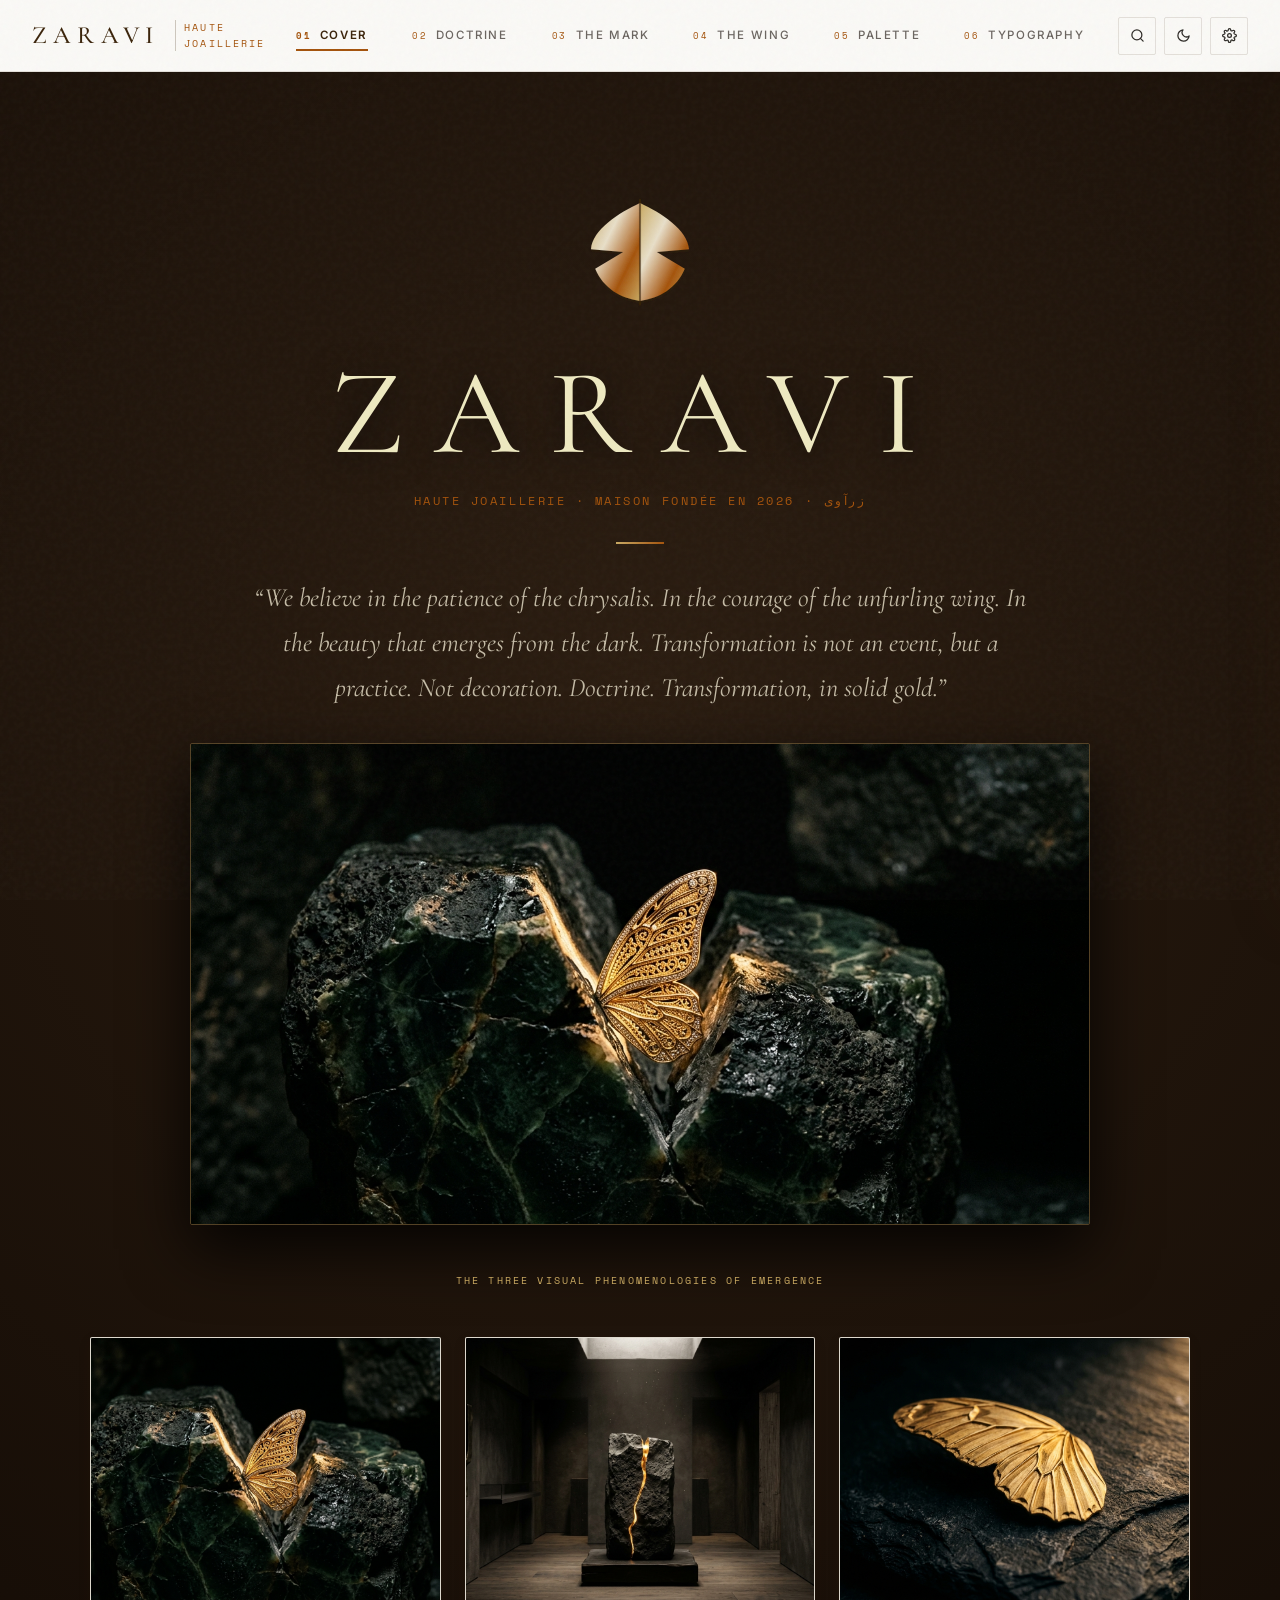
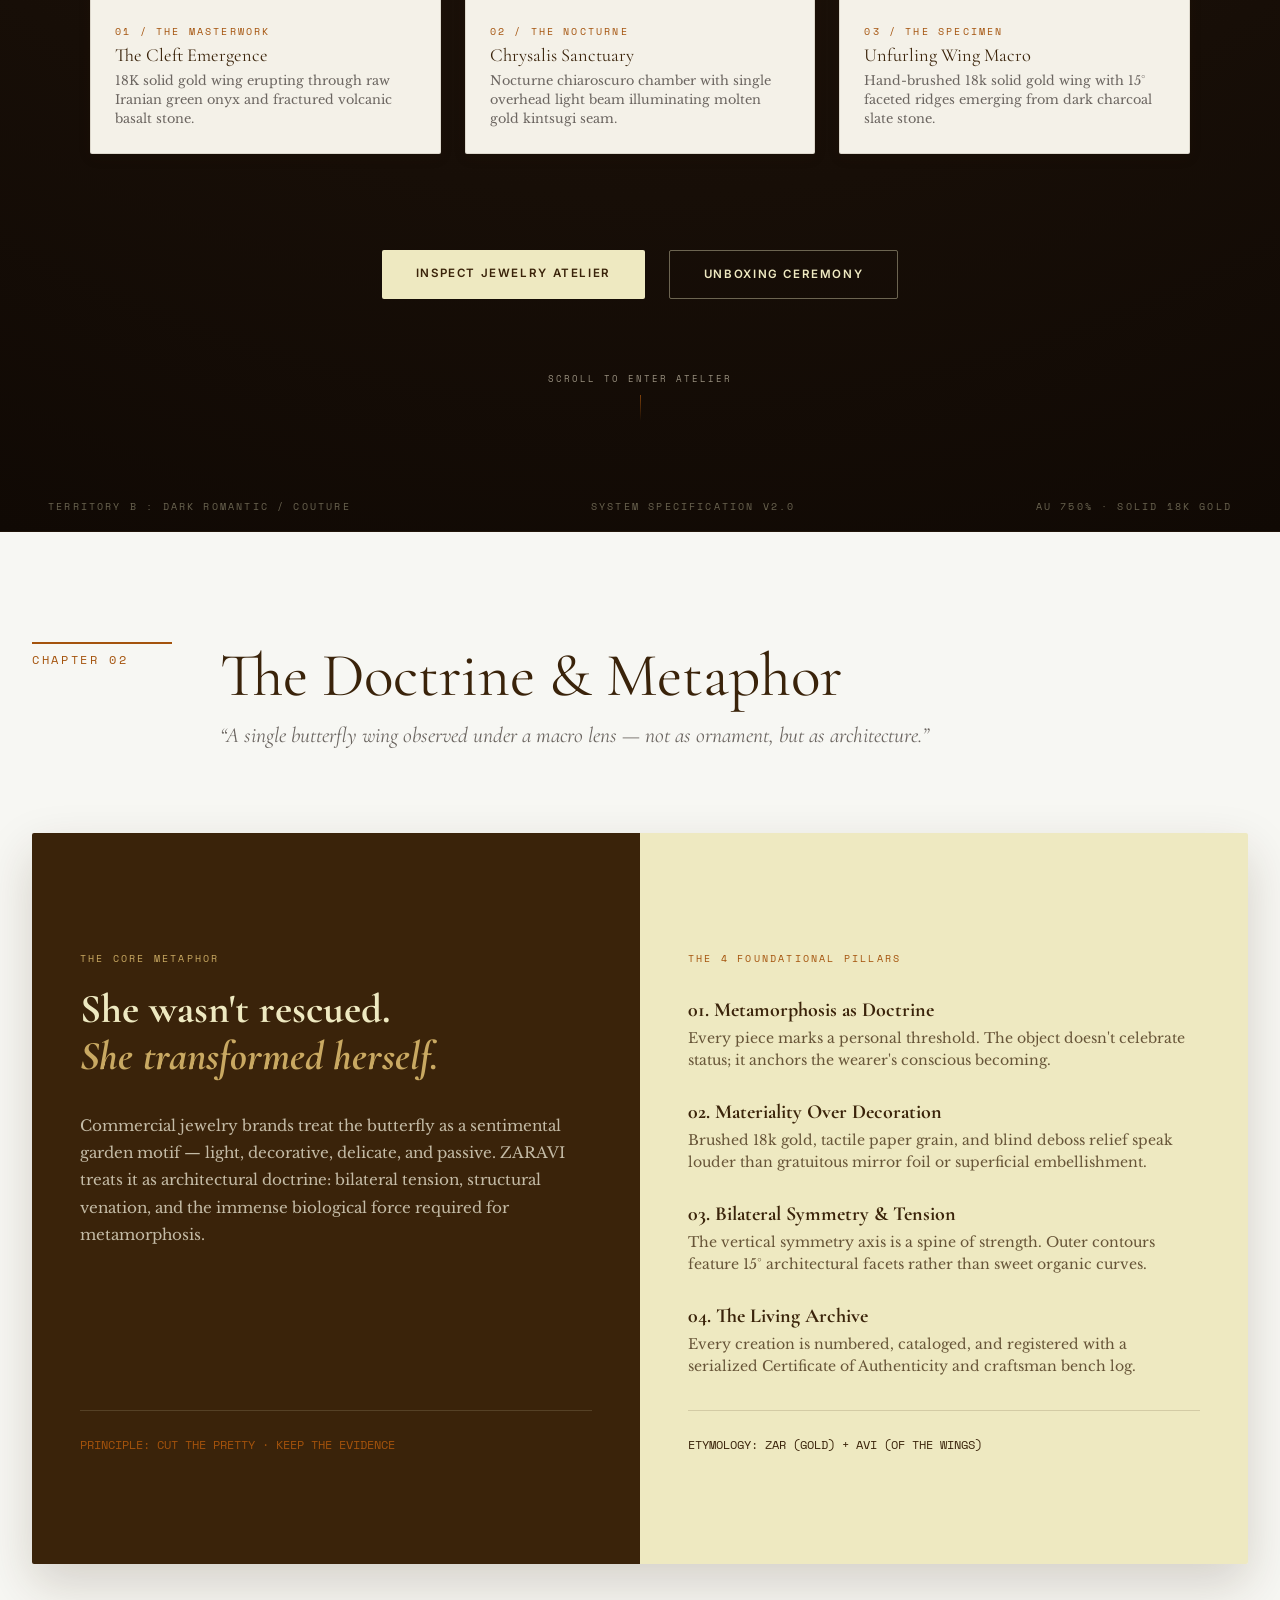
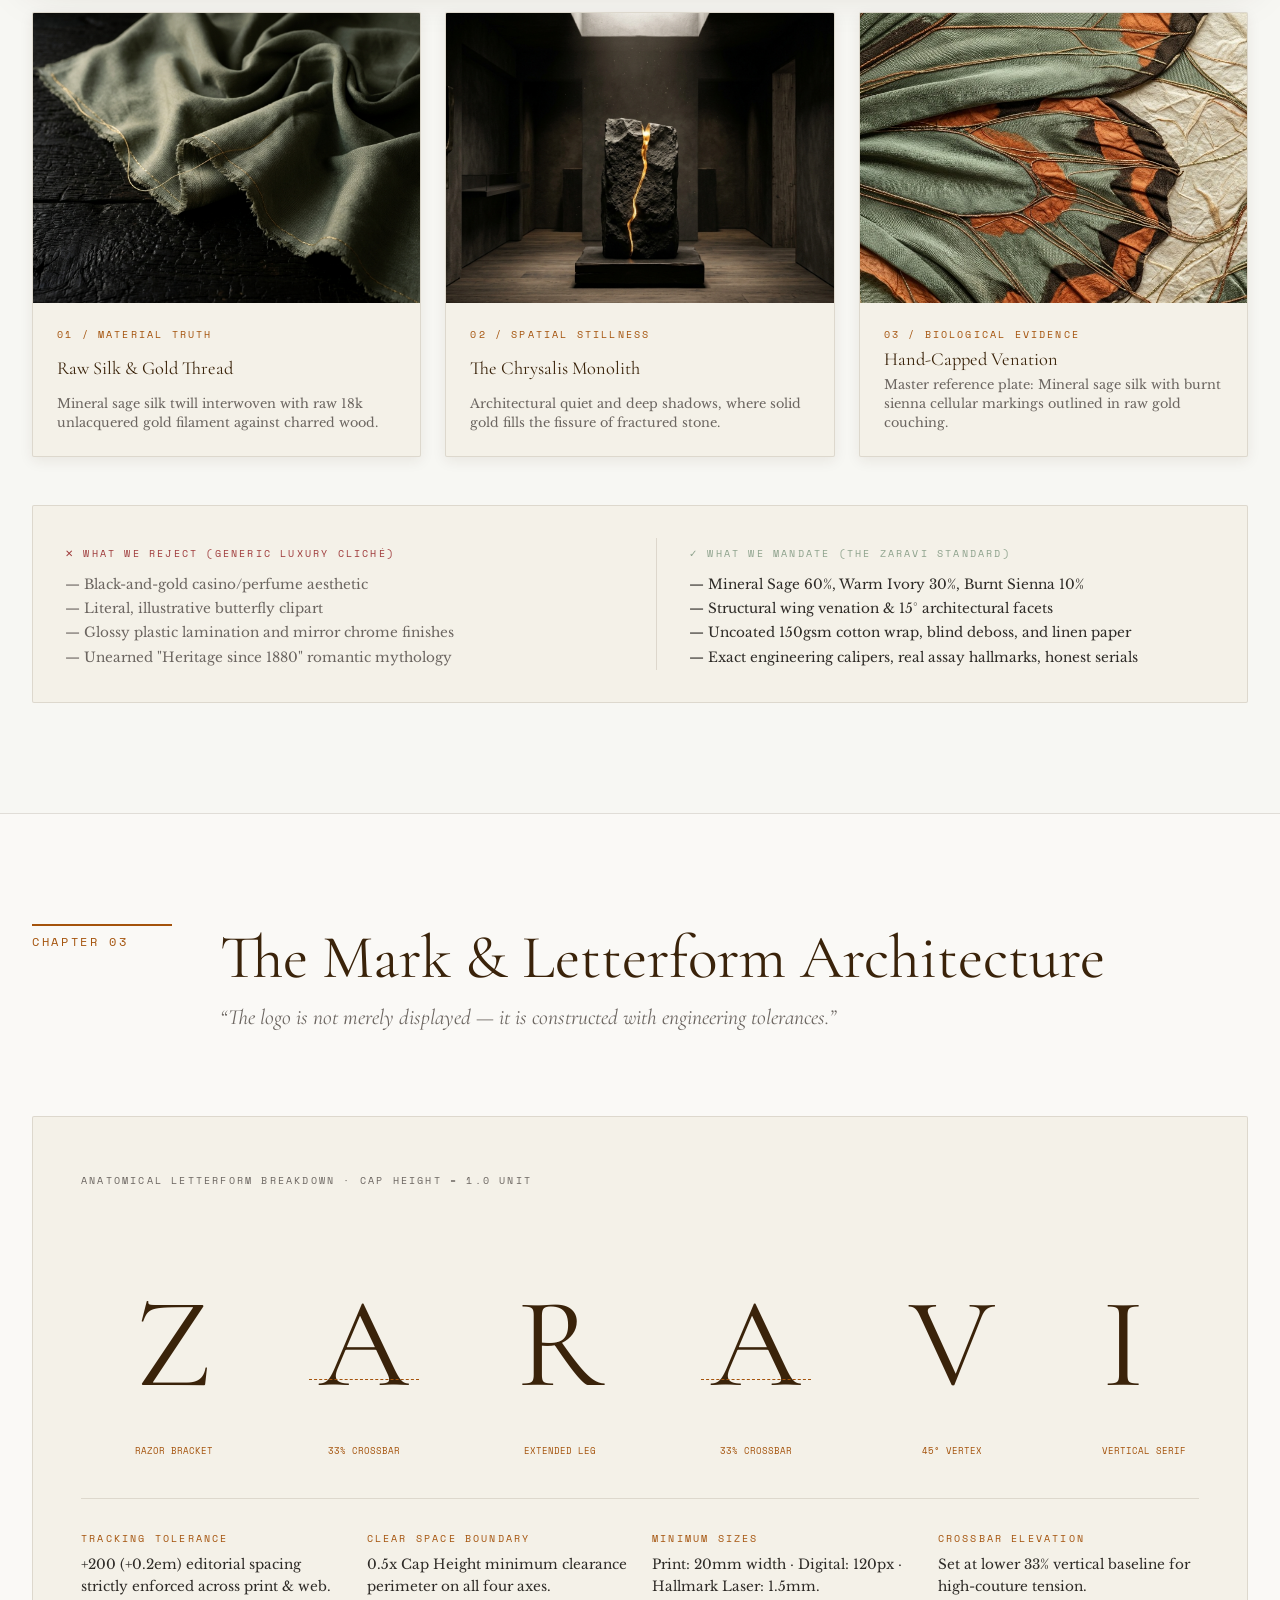
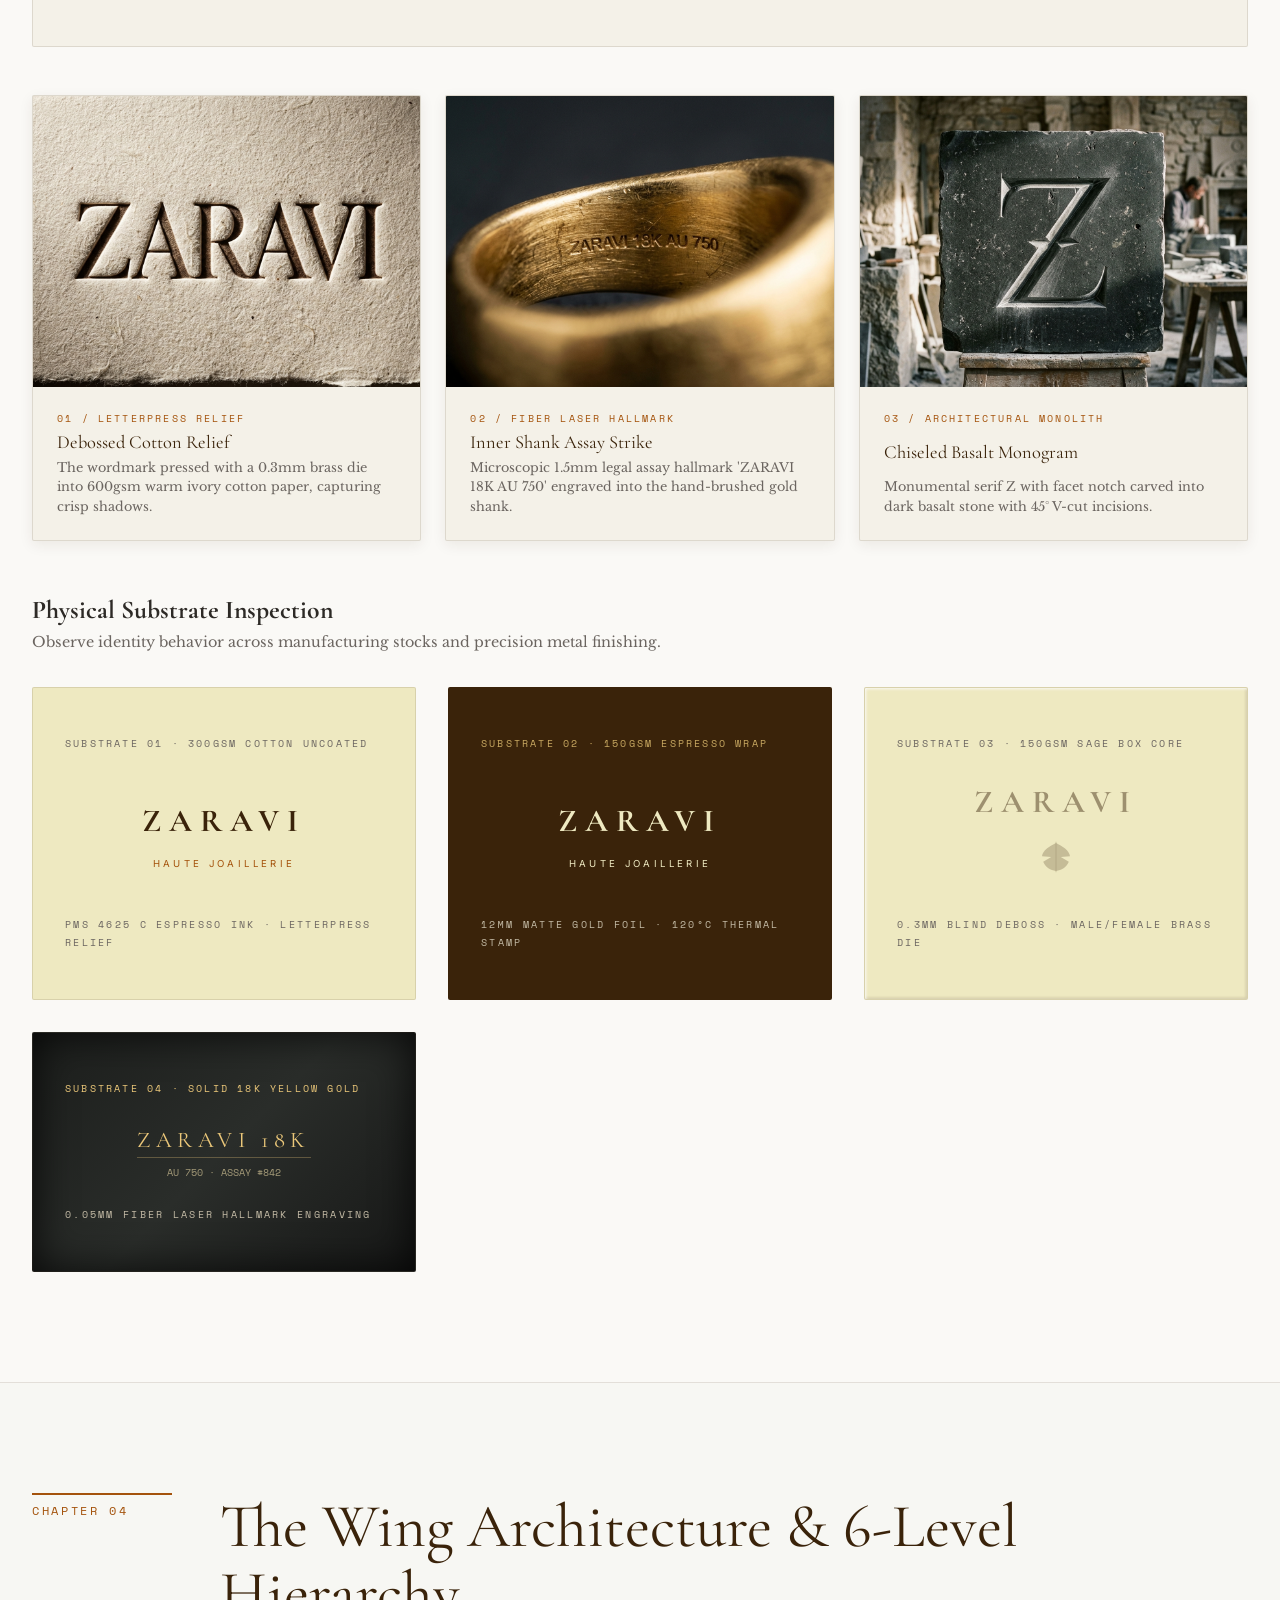
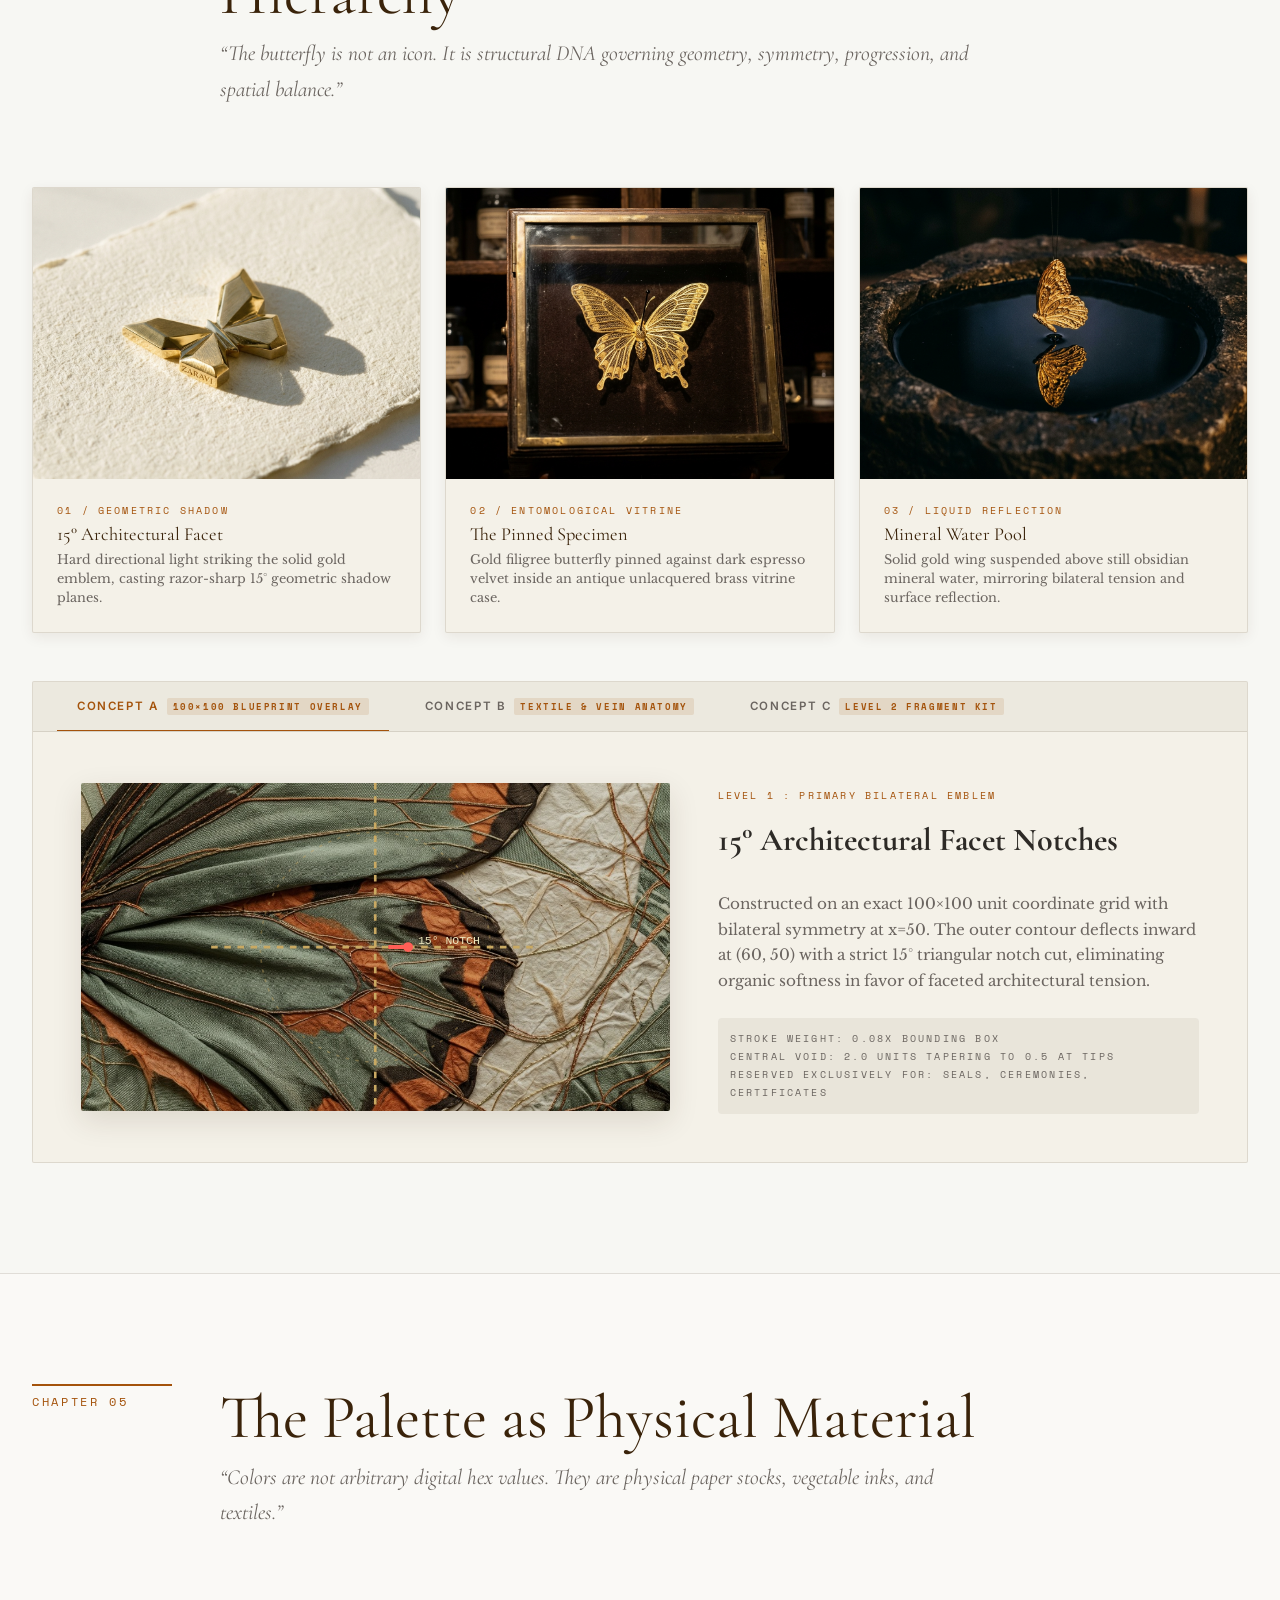
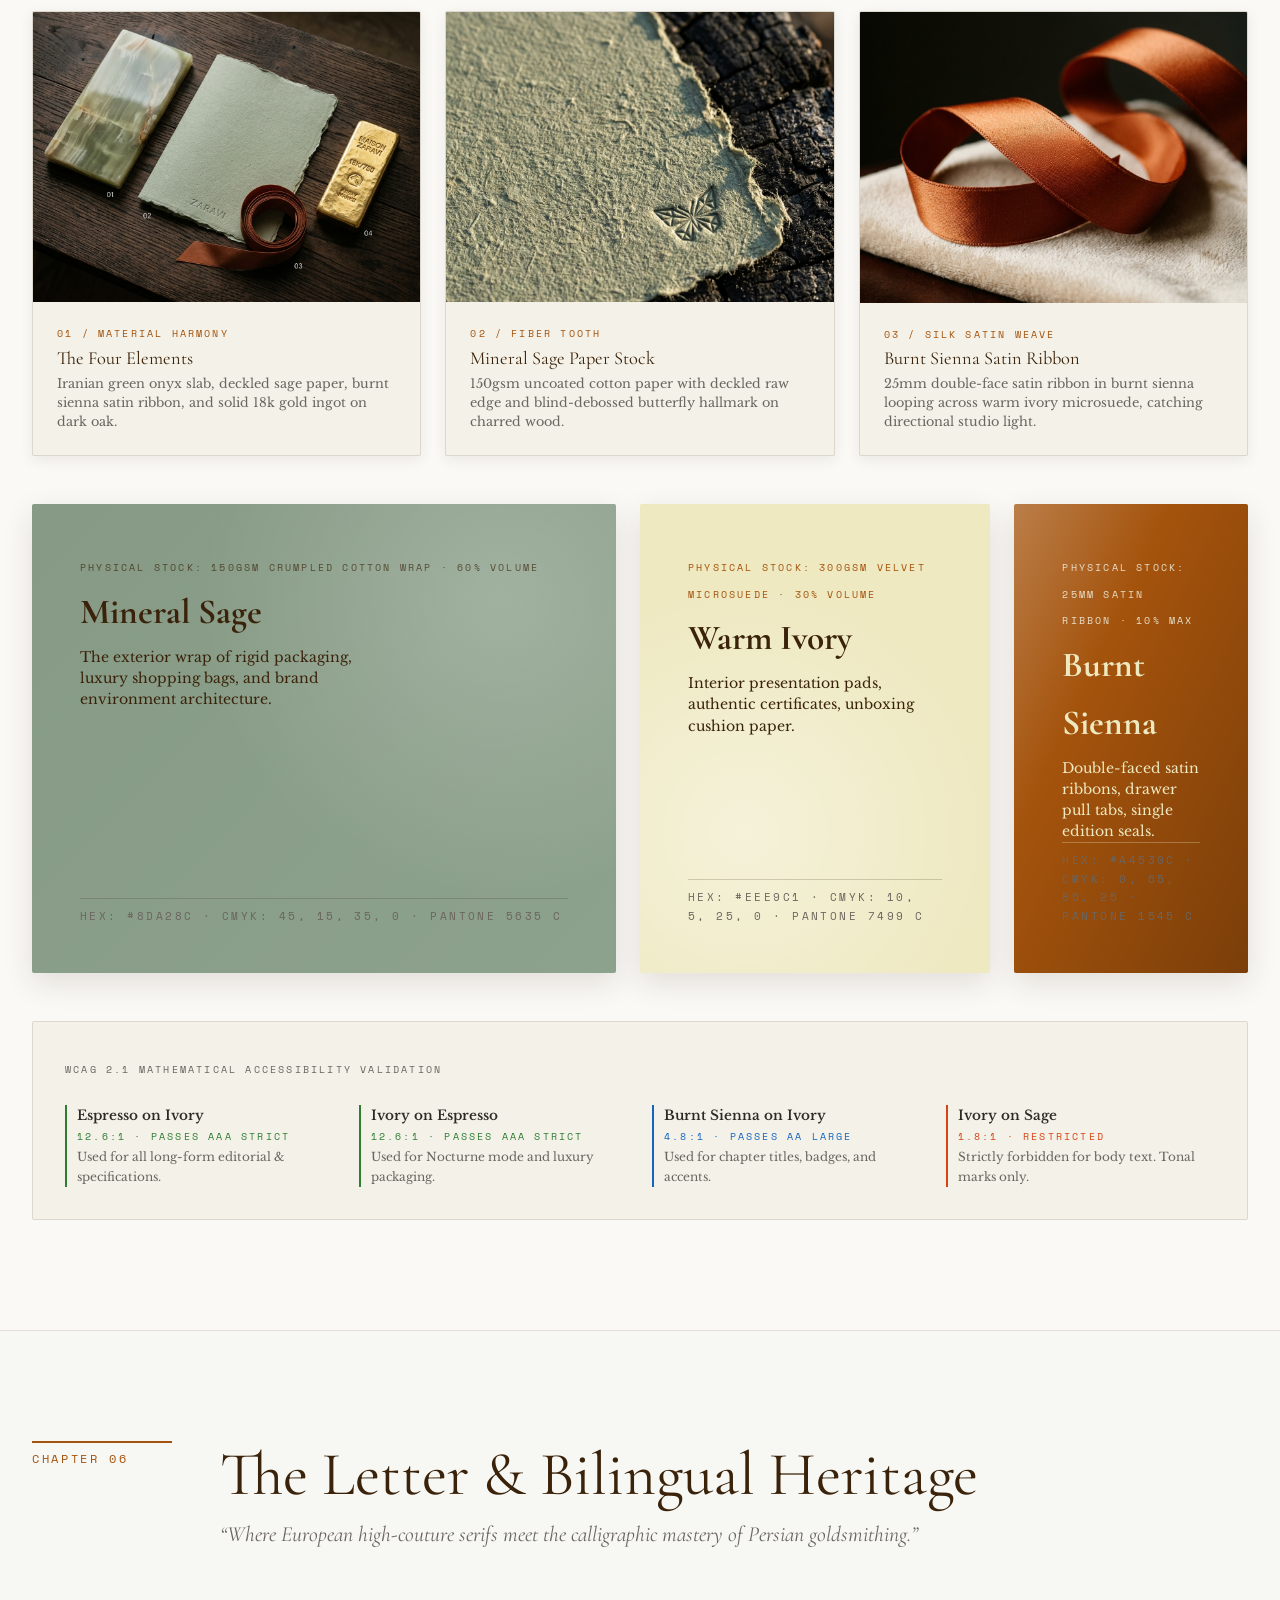
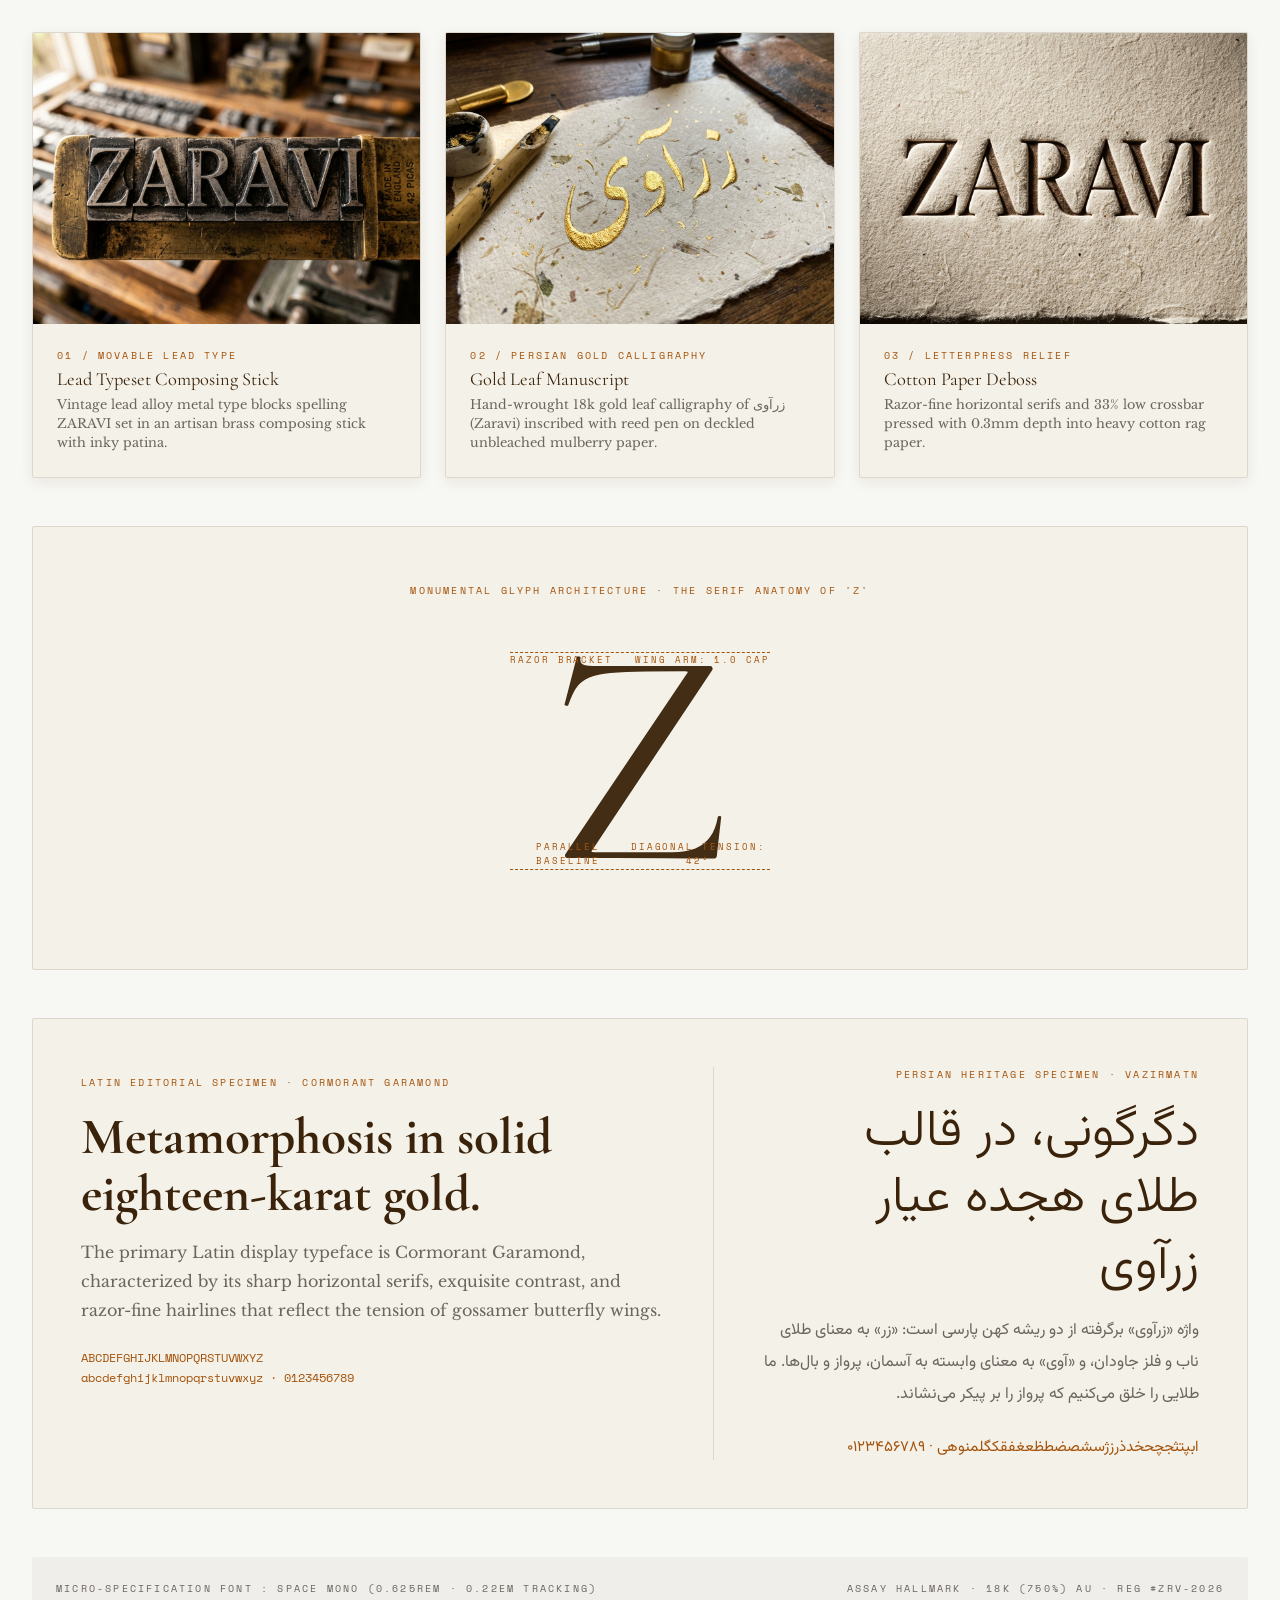
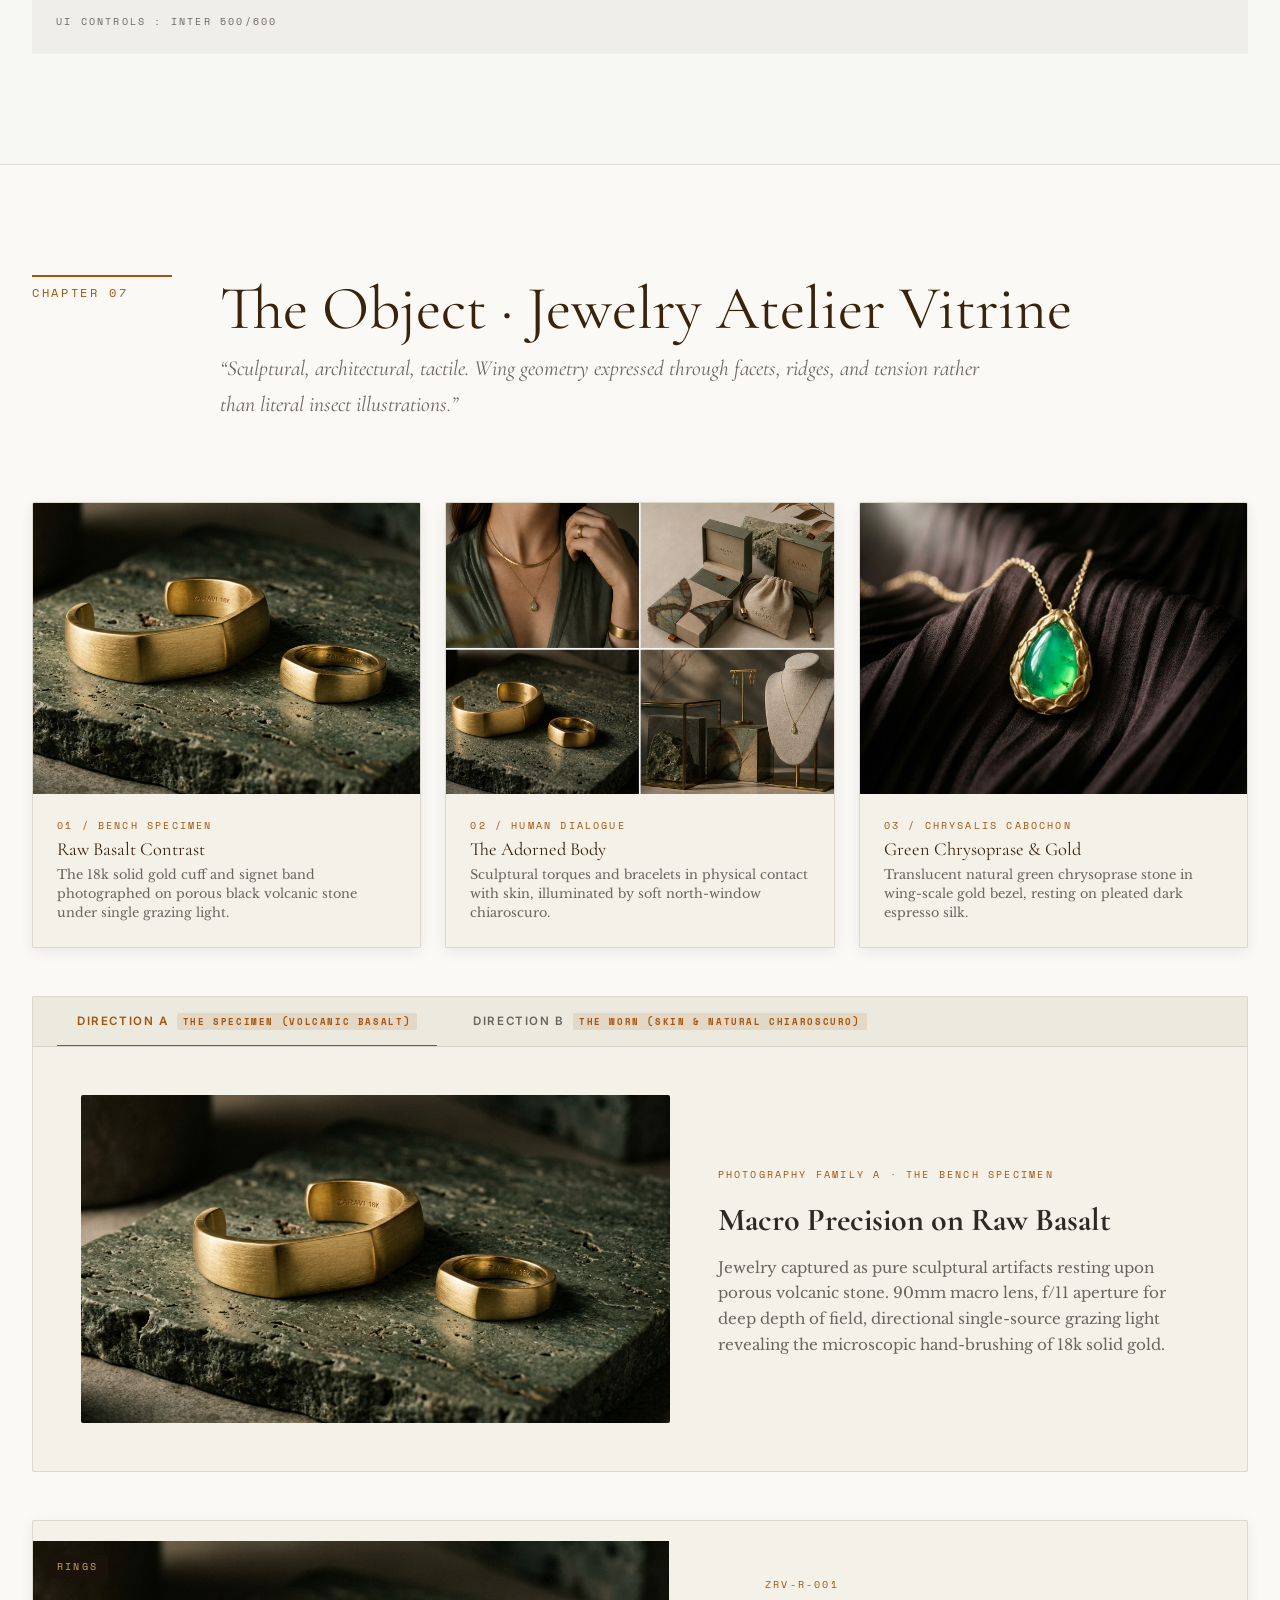
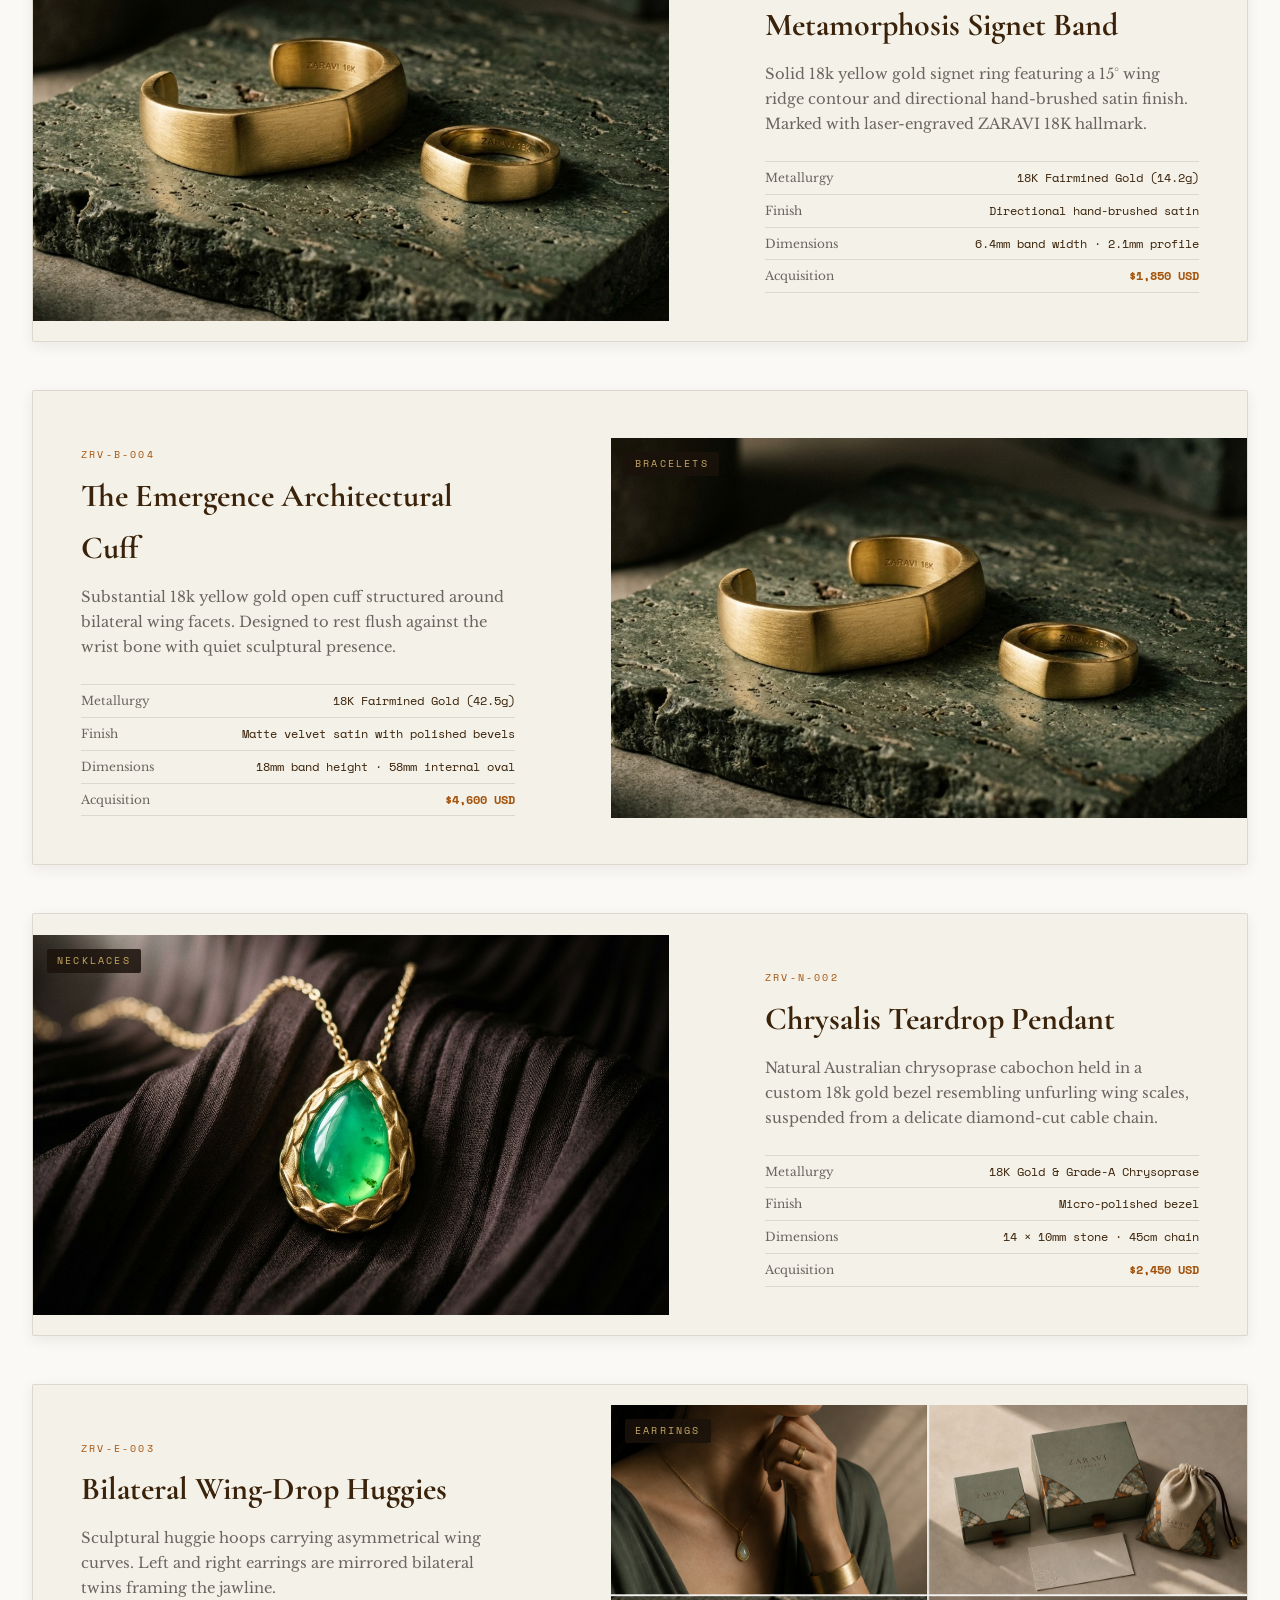
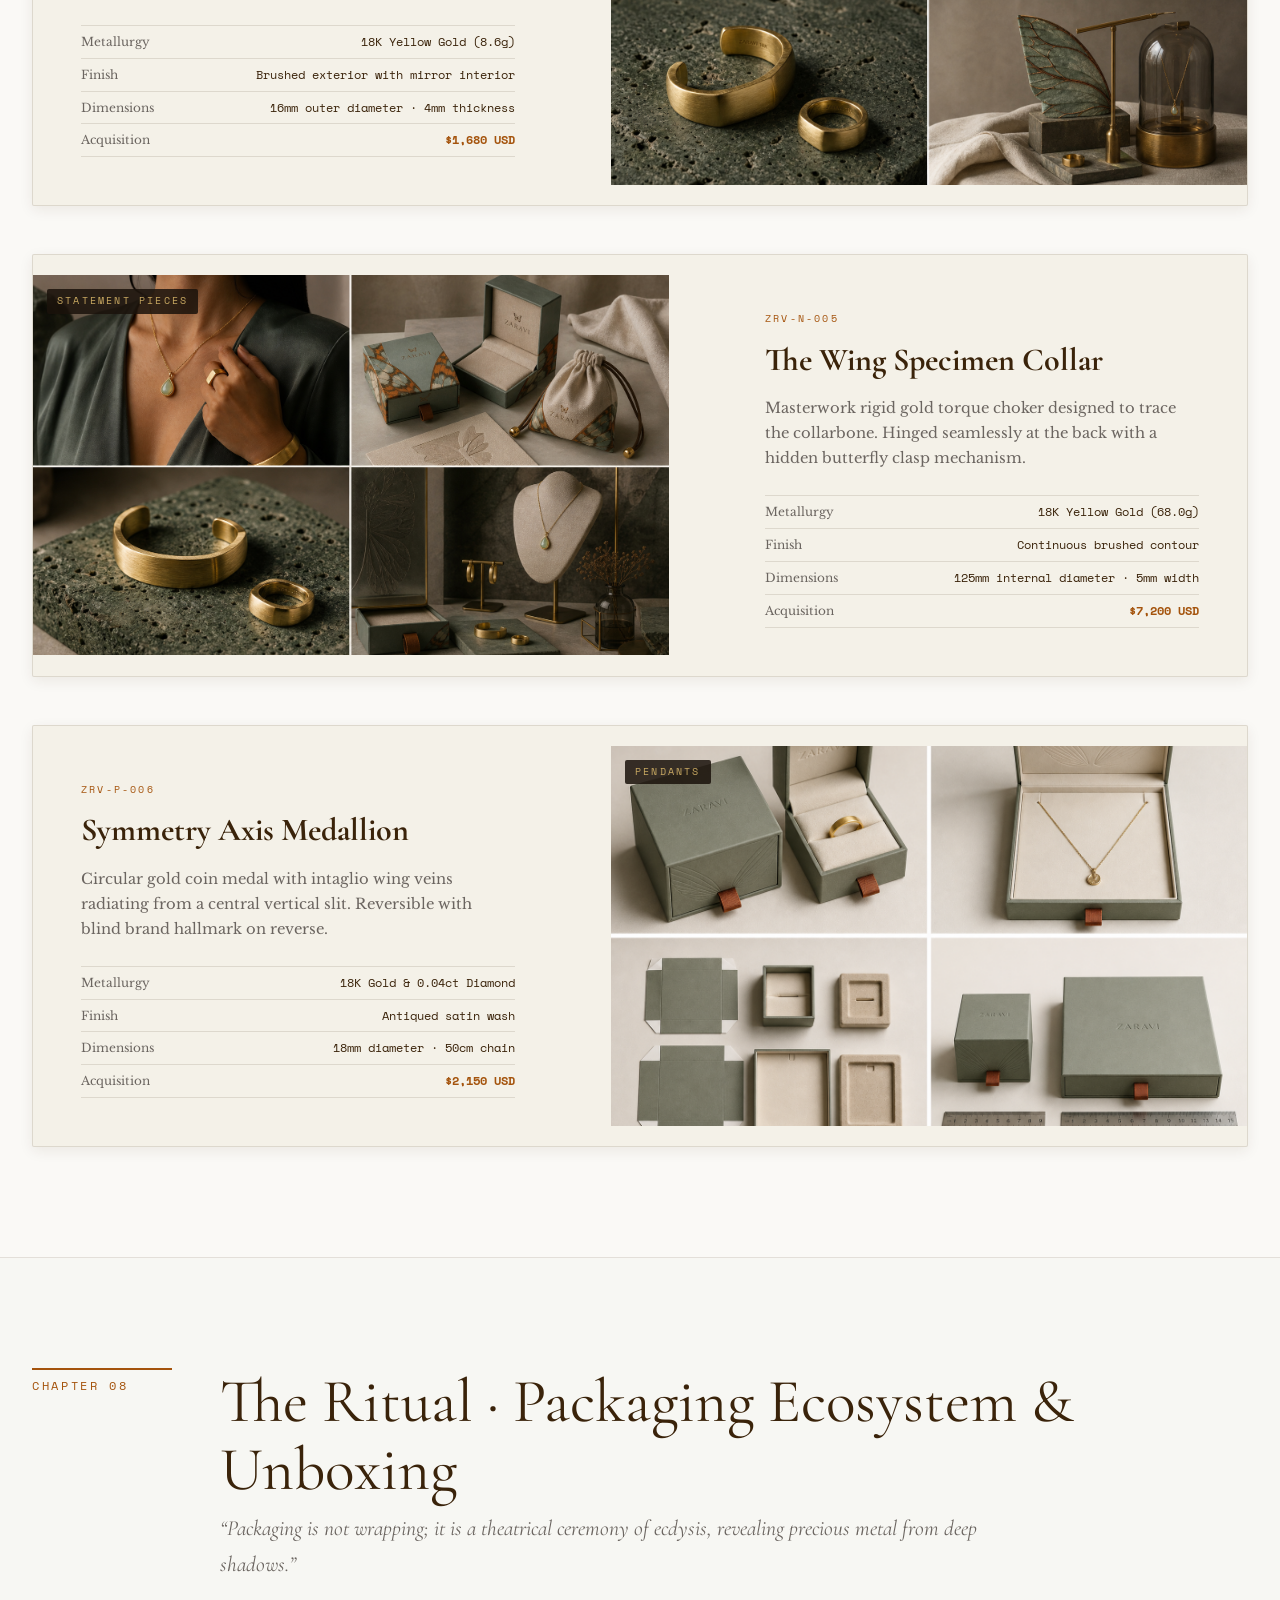
<file: brand-world/index.html>
<!DOCTYPE html>
<html lang="en" data-theme="light">
<head>
  <meta charset="UTF-8">
  <meta name="viewport" content="width=device-width, initial-scale=1.0">
  <title>ZARAVI JEWELRY — Master Brand World & Living Ecosystem</title>
  <meta name="description" content="Official living brand world explorer and design system for Maison ZARAVI Haute Joaillerie. Territory B: Dark Romantic / Editorial / Couture.">
  <link rel="preconnect" href="https://fonts.googleapis.com">
  <link rel="preconnect" href="https://fonts.gstatic.com" crossorigin>
  <link rel="stylesheet" href="css/tokens.css">
  <link rel="stylesheet" href="css/brand-world.css">
</head>
<body>

  <!-- Sticky Editorial Masthead -->
  <header class="zaravi-masthead">
    <div class="masthead-brand">
      <a href="#chapter-01" class="masthead-logo">ZARAVI</a>
      <span class="masthead-tag">HAUTE JOAILLERIE</span>
    </div>

    <!-- Typographic Horizontal Chapter Nav Bar -->
    <nav class="masthead-nav-bar" id="masthead-nav-bar">
      <a href="#chapter-01" class="nav-link-item active" data-target="chapter-01"><span class="nav-idx">01</span> Cover</a>
      <a href="#chapter-02" class="nav-link-item" data-target="chapter-02"><span class="nav-idx">02</span> Doctrine</a>
      <a href="#chapter-03" class="nav-link-item" data-target="chapter-03"><span class="nav-idx">03</span> The Mark</a>
      <a href="#chapter-04" class="nav-link-item" data-target="chapter-04"><span class="nav-idx">04</span> The Wing</a>
      <a href="#chapter-05" class="nav-link-item" data-target="chapter-05"><span class="nav-idx">05</span> Palette</a>
      <a href="#chapter-06" class="nav-link-item" data-target="chapter-06"><span class="nav-idx">06</span> Typography</a>
      <a href="#chapter-07" class="nav-link-item" data-target="chapter-07"><span class="nav-idx">07</span> The Object</a>
      <a href="#chapter-08" class="nav-link-item" data-target="chapter-08"><span class="nav-idx">08</span> The Ritual</a>
      <a href="#chapter-09" class="nav-link-item" data-target="chapter-09"><span class="nav-idx">09</span> The Archive</a>
      <a href="#chapter-10" class="nav-link-item" data-target="chapter-10"><span class="nav-idx">10</span> Sanctuary</a>
      <a href="#chapter-11" class="nav-link-item" data-target="chapter-11"><span class="nav-idx">11</span> Campaign</a>
      <a href="#chapter-12" class="nav-link-item" data-target="chapter-12"><span class="nav-idx">12</span> The Wall</a>
    </nav>

    <div class="masthead-actions">
      <!-- Search Modal Button -->
      <button id="btn-open-search" class="btn-icon" title="Quick Search (Cmd+K / Ctrl+K)">
        <svg width="15" height="15" viewBox="0 0 24 24" fill="none" stroke="currentColor" stroke-width="2" stroke-linecap="round" stroke-linejoin="round">
          <circle cx="11" cy="11" r="8"></circle>
          <line x1="21" y1="21" x2="16.65" y2="16.65"></line>
        </svg>
      </button>

      <!-- Theme Switcher -->
      <button id="btn-toggle-theme" class="btn-icon" title="Toggle Light Paper / Dark Couture Theme">
        <svg width="15" height="15" viewBox="0 0 24 24" fill="none" stroke="currentColor" stroke-width="2" stroke-linecap="round" stroke-linejoin="round">
          <path d="M21 12.79A9 9 0 1 1 11.21 3 7 7 0 0 0 21 12.79z"></path>
        </svg>
      </button>

      <!-- Live Token Tuner Button -->
      <button id="btn-toggle-tuner" class="btn-icon" title="Live Brand Token Tuner">
        <svg width="15" height="15" viewBox="0 0 24 24" fill="none" stroke="currentColor" stroke-width="2" stroke-linecap="round" stroke-linejoin="round">
          <circle cx="12" cy="12" r="3"></circle>
          <path d="M19.4 15a1.65 1.65 0 0 0 .33 1.82l.06.06a2 2 0 0 1 0 2.83 2 2 0 0 1-2.83 0l-.06-.06a1.65 1.65 0 0 0-1.82-.33 1.65 1.65 0 0 0-1 1.51V21a2 2 0 0 1-2 2 2 2 0 0 1-2-2v-.09A1.65 1.65 0 0 0 9 19.4a1.65 1.65 0 0 0-1.82.33l-.06.06a2 2 0 0 1-2.83 0 2 2 0 0 1 0-2.83l.06-.06a1.65 1.65 0 0 0 .33-1.82 1.65 1.65 0 0 0-1.51-1H3a2 2 0 0 1-2-2 2 2 0 0 1 2-2h.09A1.65 1.65 0 0 0 4.6 9a1.65 1.65 0 0 0-.33-1.82l-.06-.06a2 2 0 0 1 0-2.83 2 2 0 0 1 2.83 0l.06.06a1.65 1.65 0 0 0 1.82.33H9a1.65 1.65 0 0 0 1-1.51V3a2 2 0 0 1 2-2 2 2 0 0 1 2 2v.09a1.65 1.65 0 0 0 1 1.51 1.65 1.65 0 0 0 1.82-.33l.06-.06a2 2 0 0 1 2.83 0 2 2 0 0 1 0 2.83l-.06.06a1.65 1.65 0 0 0-.33 1.82V9a1.65 1.65 0 0 0 1.51 1H21a2 2 0 0 1 2 2 2 2 0 0 1-2 2h-.09a1.65 1.65 0 0 0-1.51 1z"></path>
        </svg>
      </button>
    </div>
  </header>

  <!-- Main Content Container (Rendered via Modular JS Engines) -->
  <main id="zaravi-content-root" class="zaravi-main-wrapper"></main>

  <!-- Live Token Tuner Drawer -->
  <aside id="tuner-drawer" class="tuner-drawer">
    <div style="display: flex; justify-content: space-between; align-items: flex-start; margin-bottom: var(--space-md); border-bottom: 1px solid var(--color-border-subtle); padding-bottom: var(--space-sm);">
      <div>
        <span class="spec-mono" style="color: var(--color-burnt-sienna);">Real-Time Chromatic Engine</span>
        <h3 style="font-family: var(--font-display); font-size: 1.4rem; margin-top: 2px;">Brand Token Tuner</h3>
      </div>
      <button id="btn-close-tuner" class="btn-icon">✕</button>
    </div>

    <p style="font-size: 0.82rem; color: var(--color-digital-muted); margin-bottom: var(--space-md); line-height: 1.5;">
      Modify the core 60/30/10 chromatic ratios in real time. Dynamic CSS property mutations update all physical substrates, packaging layers, typography, and vectors instantly.
    </p>

    <!-- Mineral Sage -->
    <div style="margin-bottom: var(--space-md);">
      <label for="picker-sage" style="display: block; font-family: var(--font-ui); font-size: 0.72rem; font-weight: 600; letter-spacing: var(--tracking-caps); text-transform: uppercase; margin-bottom: 6px;">Mineral Sage (Primary Surface · 60%)</label>
      <div style="display: flex; align-items: center; gap: 10px; background: rgba(58,35,10,0.05); padding: 8px 12px; border-radius: var(--radius-soft); border: 1px solid var(--color-border-subtle);">
        <input type="color" id="picker-sage" value="#8DA28C" style="border: none; width: 32px; height: 32px; border-radius: 4px; cursor: pointer; background: transparent;">
        <span id="label-sage" style="font-family: var(--font-mono); font-size: 0.85rem; font-weight: 500;">#8DA28C</span>
      </div>
    </div>

    <!-- Burnt Sienna -->
    <div style="margin-bottom: var(--space-md);">
      <label for="picker-sienna" style="display: block; font-family: var(--font-ui); font-size: 0.72rem; font-weight: 600; letter-spacing: var(--tracking-caps); text-transform: uppercase; margin-bottom: 6px;">Burnt Sienna (Ceremonial Accent · 10%)</label>
      <div style="display: flex; align-items: center; gap: 10px; background: rgba(58,35,10,0.05); padding: 8px 12px; border-radius: var(--radius-soft); border: 1px solid var(--color-border-subtle);">
        <input type="color" id="picker-sienna" value="#A4530C" style="border: none; width: 32px; height: 32px; border-radius: 4px; cursor: pointer; background: transparent;">
        <span id="label-sienna" style="font-family: var(--font-mono); font-size: 0.85rem; font-weight: 500;">#A4530C</span>
      </div>
    </div>

    <!-- Warm Ivory -->
    <div style="margin-bottom: var(--space-md);">
      <label for="picker-ivory" style="display: block; font-family: var(--font-ui); font-size: 0.72rem; font-weight: 600; letter-spacing: var(--tracking-caps); text-transform: uppercase; margin-bottom: 6px;">Warm Ivory (Interior Breath · 30%)</label>
      <div style="display: flex; align-items: center; gap: 10px; background: rgba(58,35,10,0.05); padding: 8px 12px; border-radius: var(--radius-soft); border: 1px solid var(--color-border-subtle);">
        <input type="color" id="picker-ivory" value="#EEE9C1" style="border: none; width: 32px; height: 32px; border-radius: 4px; cursor: pointer; background: transparent;">
        <span id="label-ivory" style="font-family: var(--font-mono); font-size: 0.85rem; font-weight: 500;">#EEE9C1</span>
      </div>
    </div>

    <!-- Dark Espresso -->
    <div style="margin-bottom: var(--space-md);">
      <label for="picker-espresso" style="display: block; font-family: var(--font-ui); font-size: 0.72rem; font-weight: 600; letter-spacing: var(--tracking-caps); text-transform: uppercase; margin-bottom: 6px;">Dark Espresso (Depth & Structure)</label>
      <div style="display: flex; align-items: center; gap: 10px; background: rgba(58,35,10,0.05); padding: 8px 12px; border-radius: var(--radius-soft); border: 1px solid var(--color-border-subtle);">
        <input type="color" id="picker-espresso" value="#3A230A" style="border: none; width: 32px; height: 32px; border-radius: 4px; cursor: pointer; background: transparent;">
        <span id="label-espresso" style="font-family: var(--font-mono); font-size: 0.85rem; font-weight: 500;">#3A230A</span>
      </div>
    </div>

    <button id="btn-reset-tokens" style="width: 100%; margin-top: var(--space-sm); padding: 12px; background: transparent; border: 1px solid var(--color-border-medium); font-family: var(--font-ui); font-size: 0.75rem; font-weight: 600; letter-spacing: var(--tracking-caps); text-transform: uppercase; cursor: pointer; border-radius: var(--radius-soft); transition: all var(--duration-fast);">
      Reset to Canonical Tokens
    </button>
  </aside>

  <!-- Interactive Search Modal Overlay -->
  <div id="search-modal" class="zaravi-modal-overlay">
    <div class="zaravi-modal-dialog">
      <div class="modal-search-header">
        <svg width="18" height="18" viewBox="0 0 24 24" fill="none" stroke="var(--color-burnt-sienna)" stroke-width="2" stroke-linecap="round" stroke-linejoin="round">
          <circle cx="11" cy="11" r="8"></circle>
          <line x1="21" y1="21" x2="16.65" y2="16.65"></line>
        </svg>
        <input type="text" id="search-input" class="modal-search-input" placeholder="Search Brand World (e.g., Dieline, Wax Seal, 18K, Scent, Ring)..." autocomplete="off">
        <button id="btn-close-search" class="btn-icon" style="border: none;">✕</button>
      </div>
      
      <div id="modal-results-container" class="modal-results-list">
        <!-- Filterable Results injected dynamically via app.js -->
      </div>
    </div>
  </div>

  <!-- JavaScript Modules -->
  <script src="js/butterfly-vectors.js"></script>
  <script src="js/sections-brand-core.js"></script>
  <script src="js/sections-physical-world.js"></script>
  <script src="js/sections-digital-world.js"></script>
  <script src="js/app.js"></script>

</body>
</html>
</file>
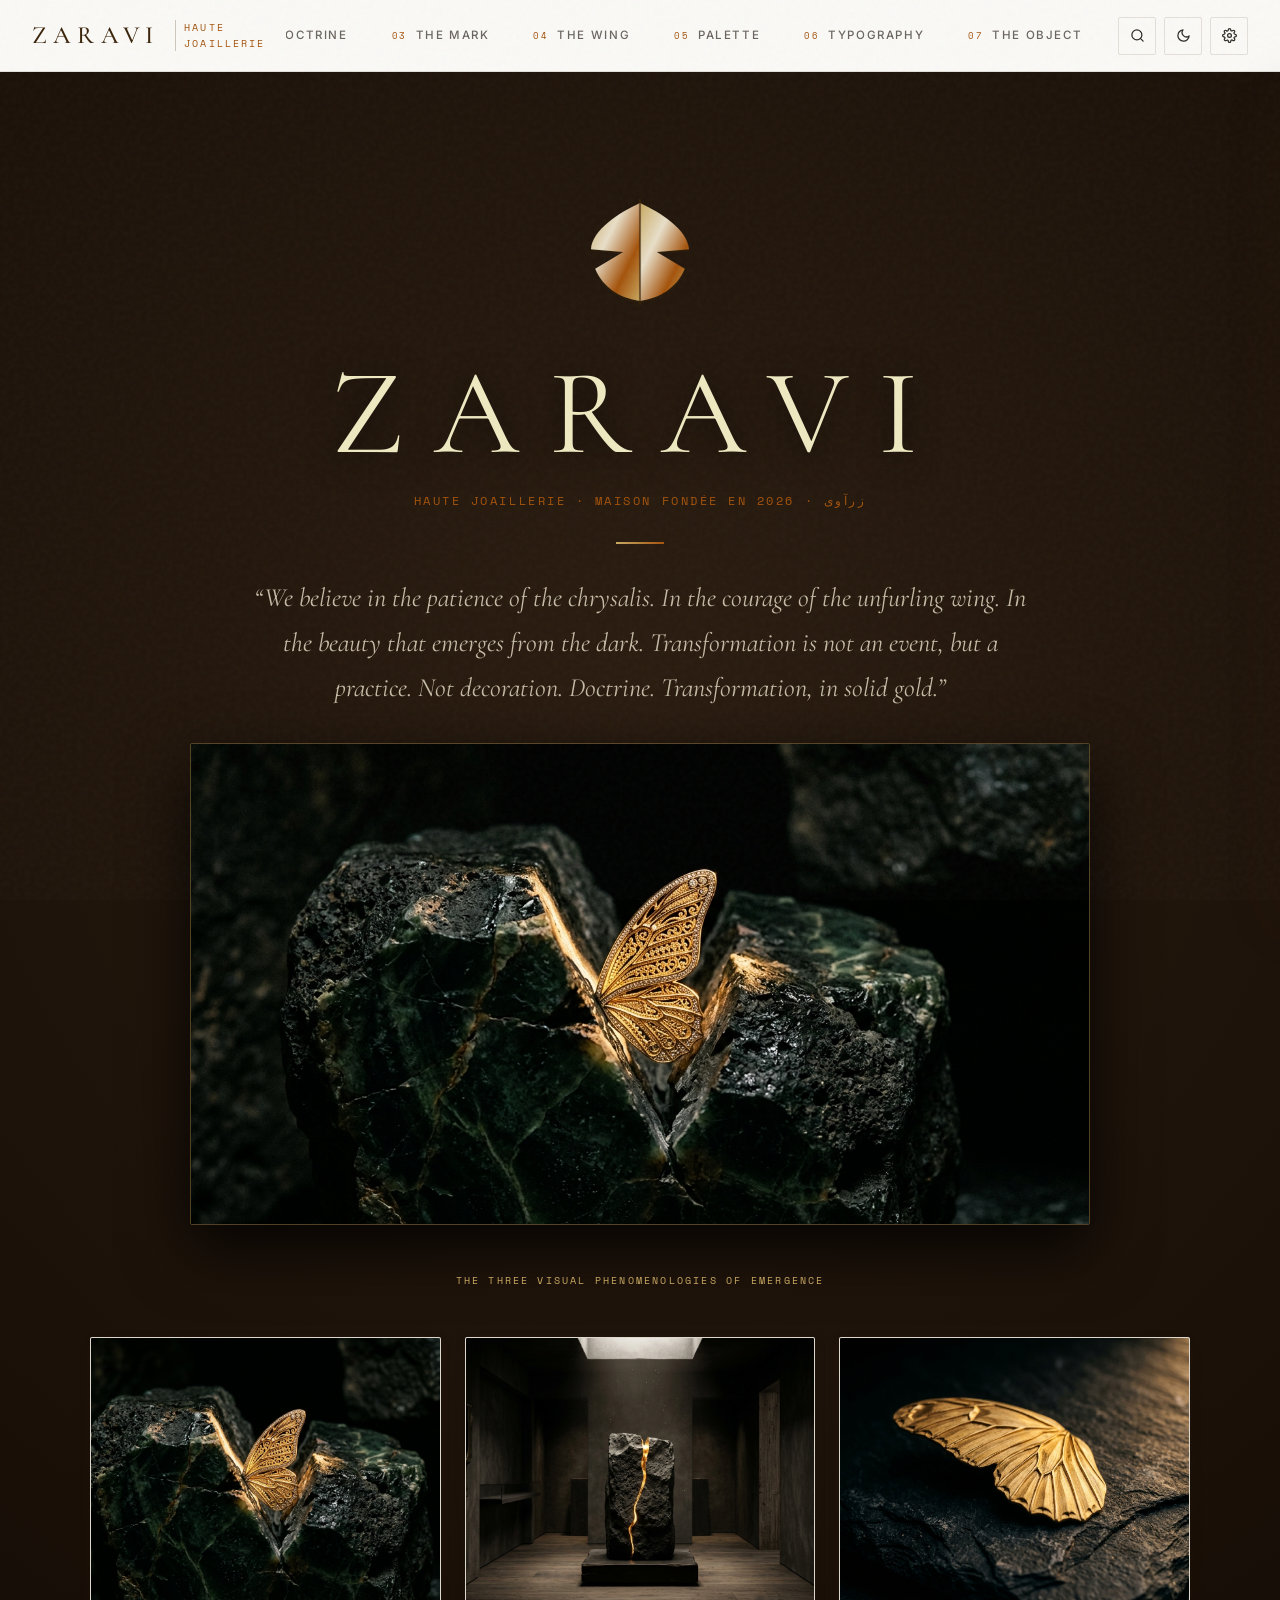
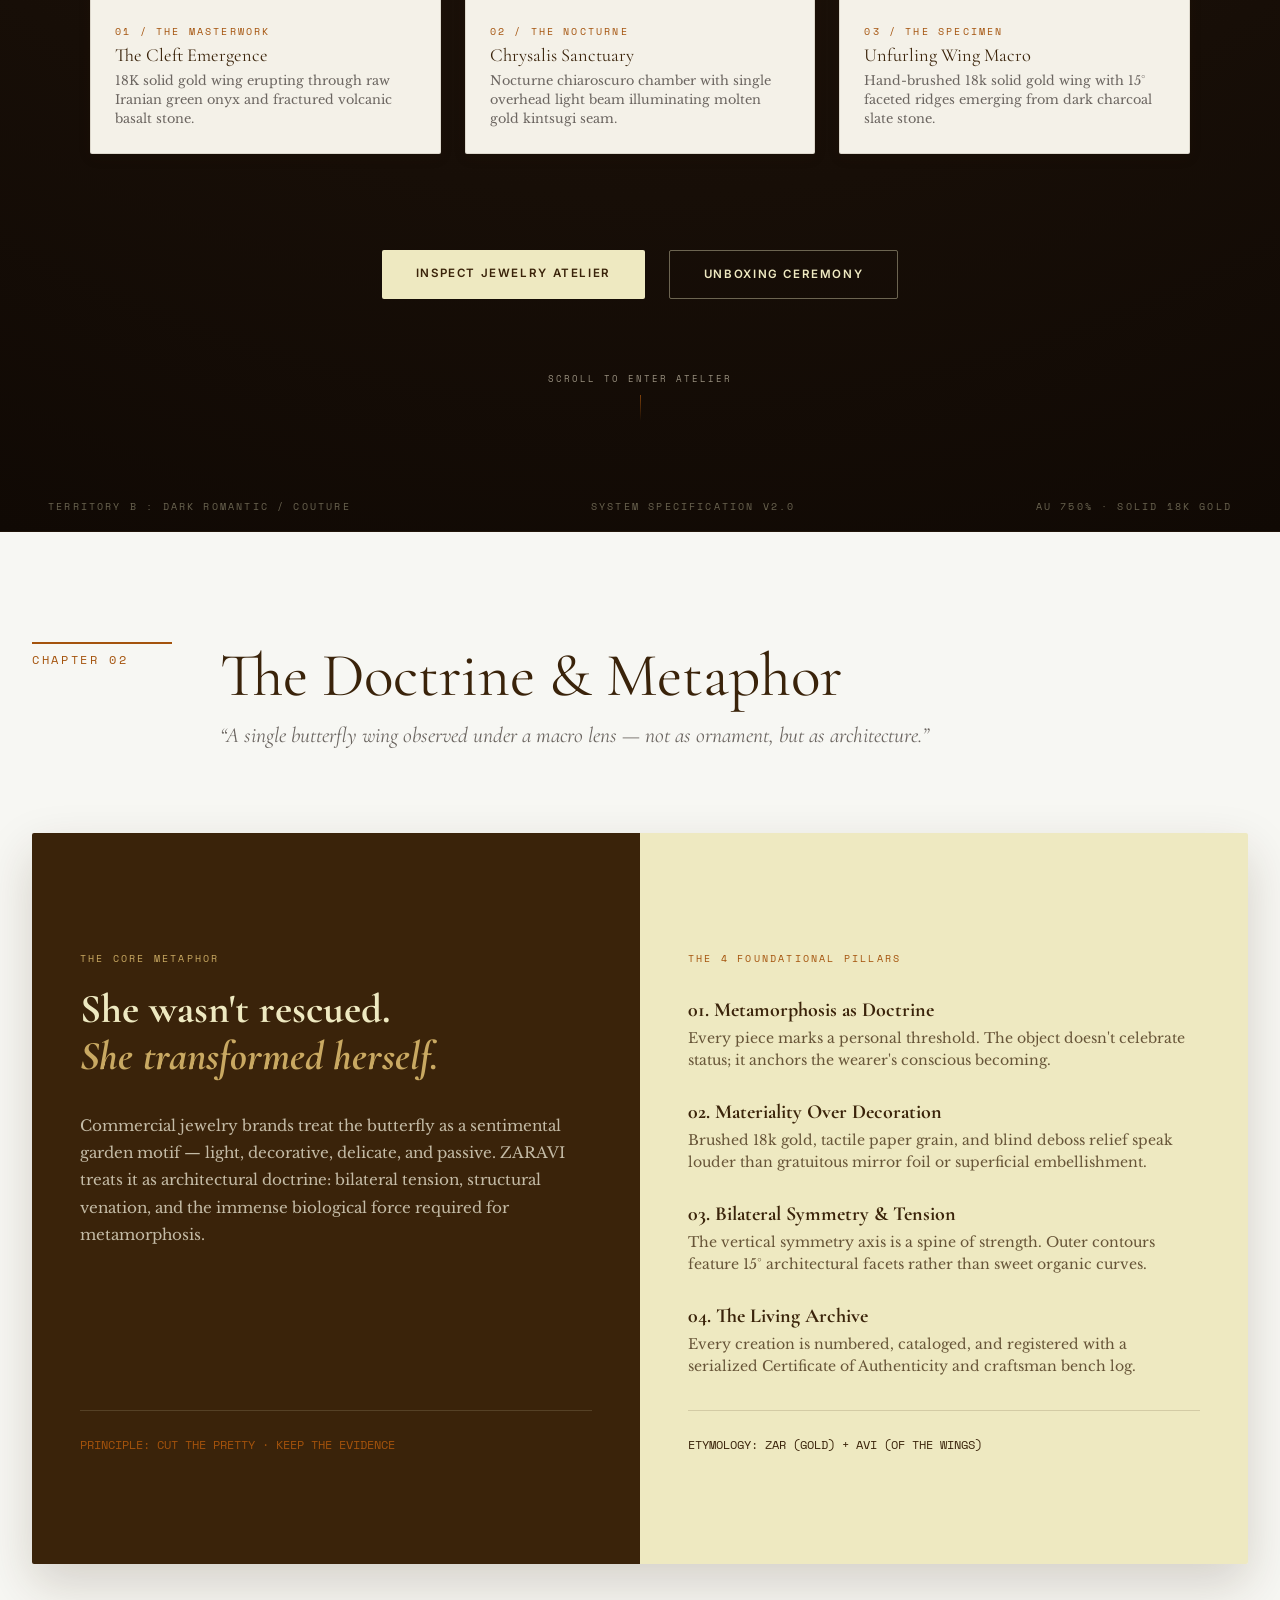
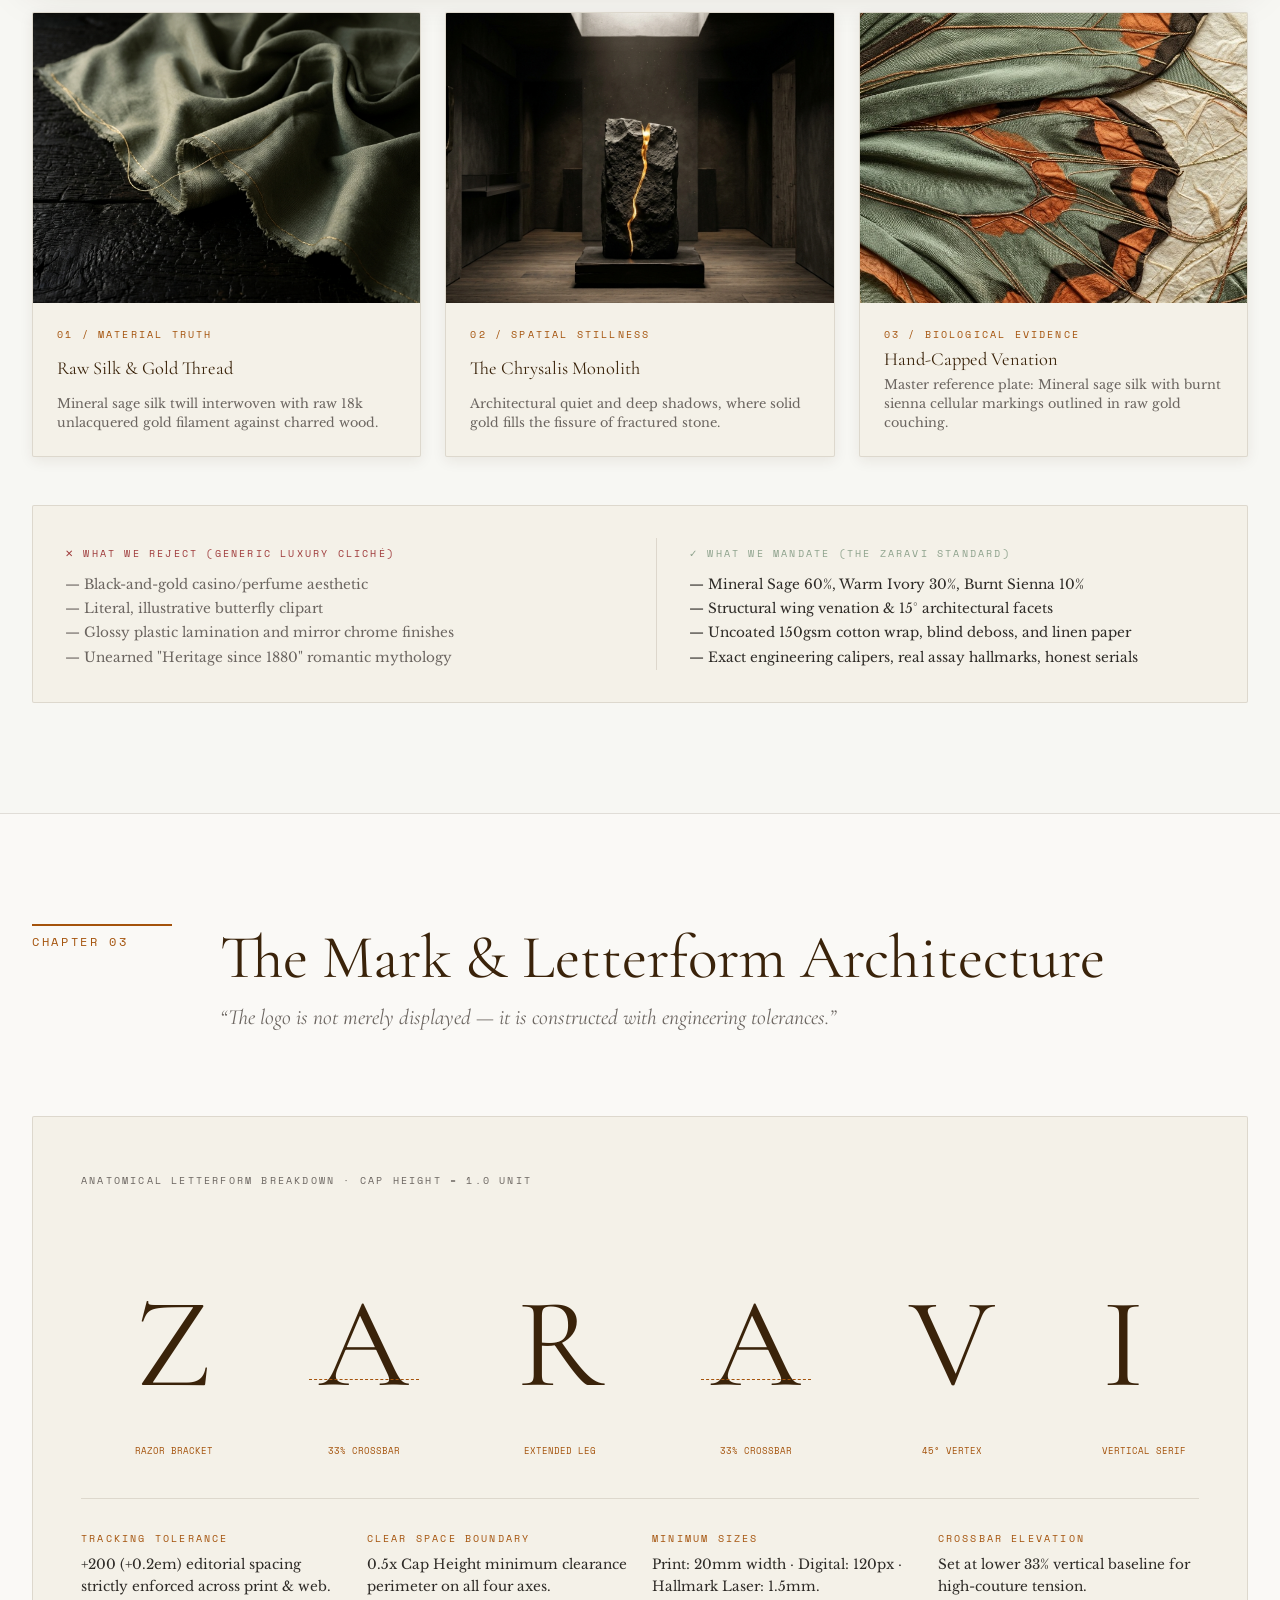
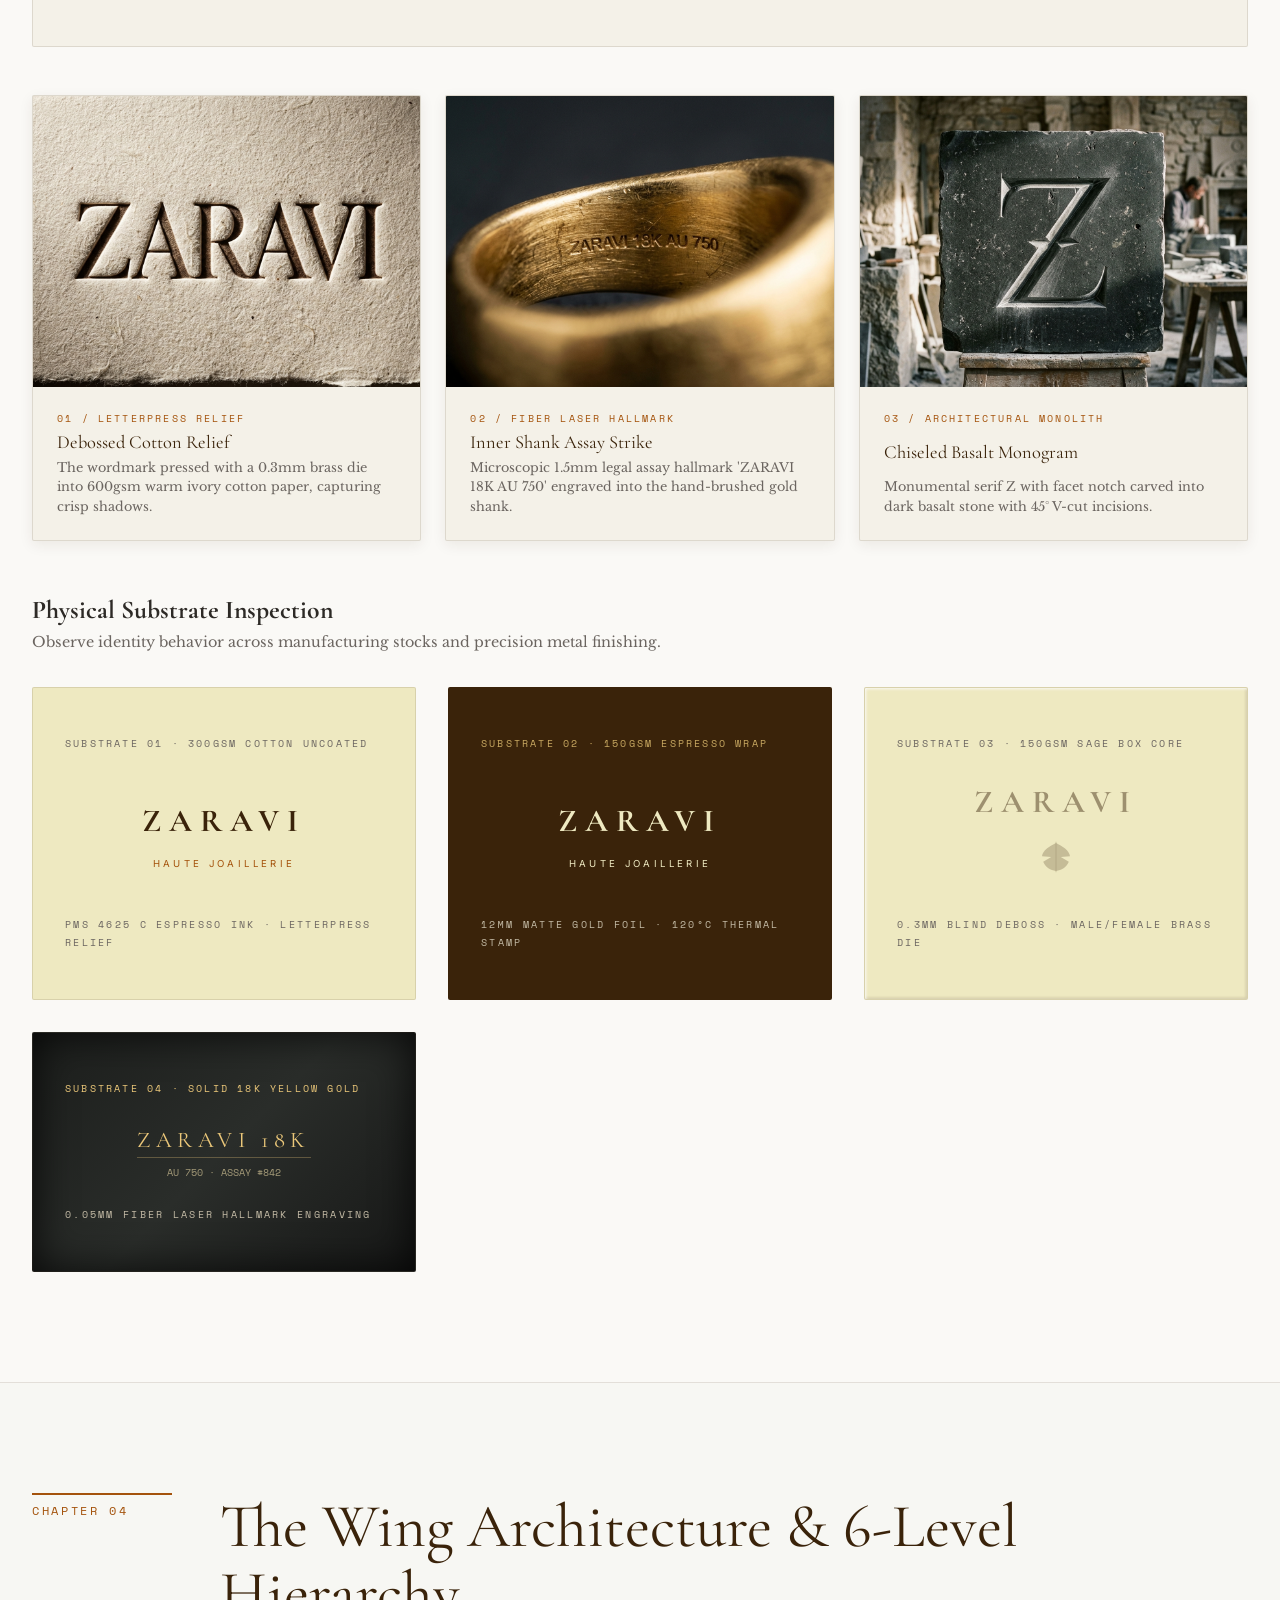
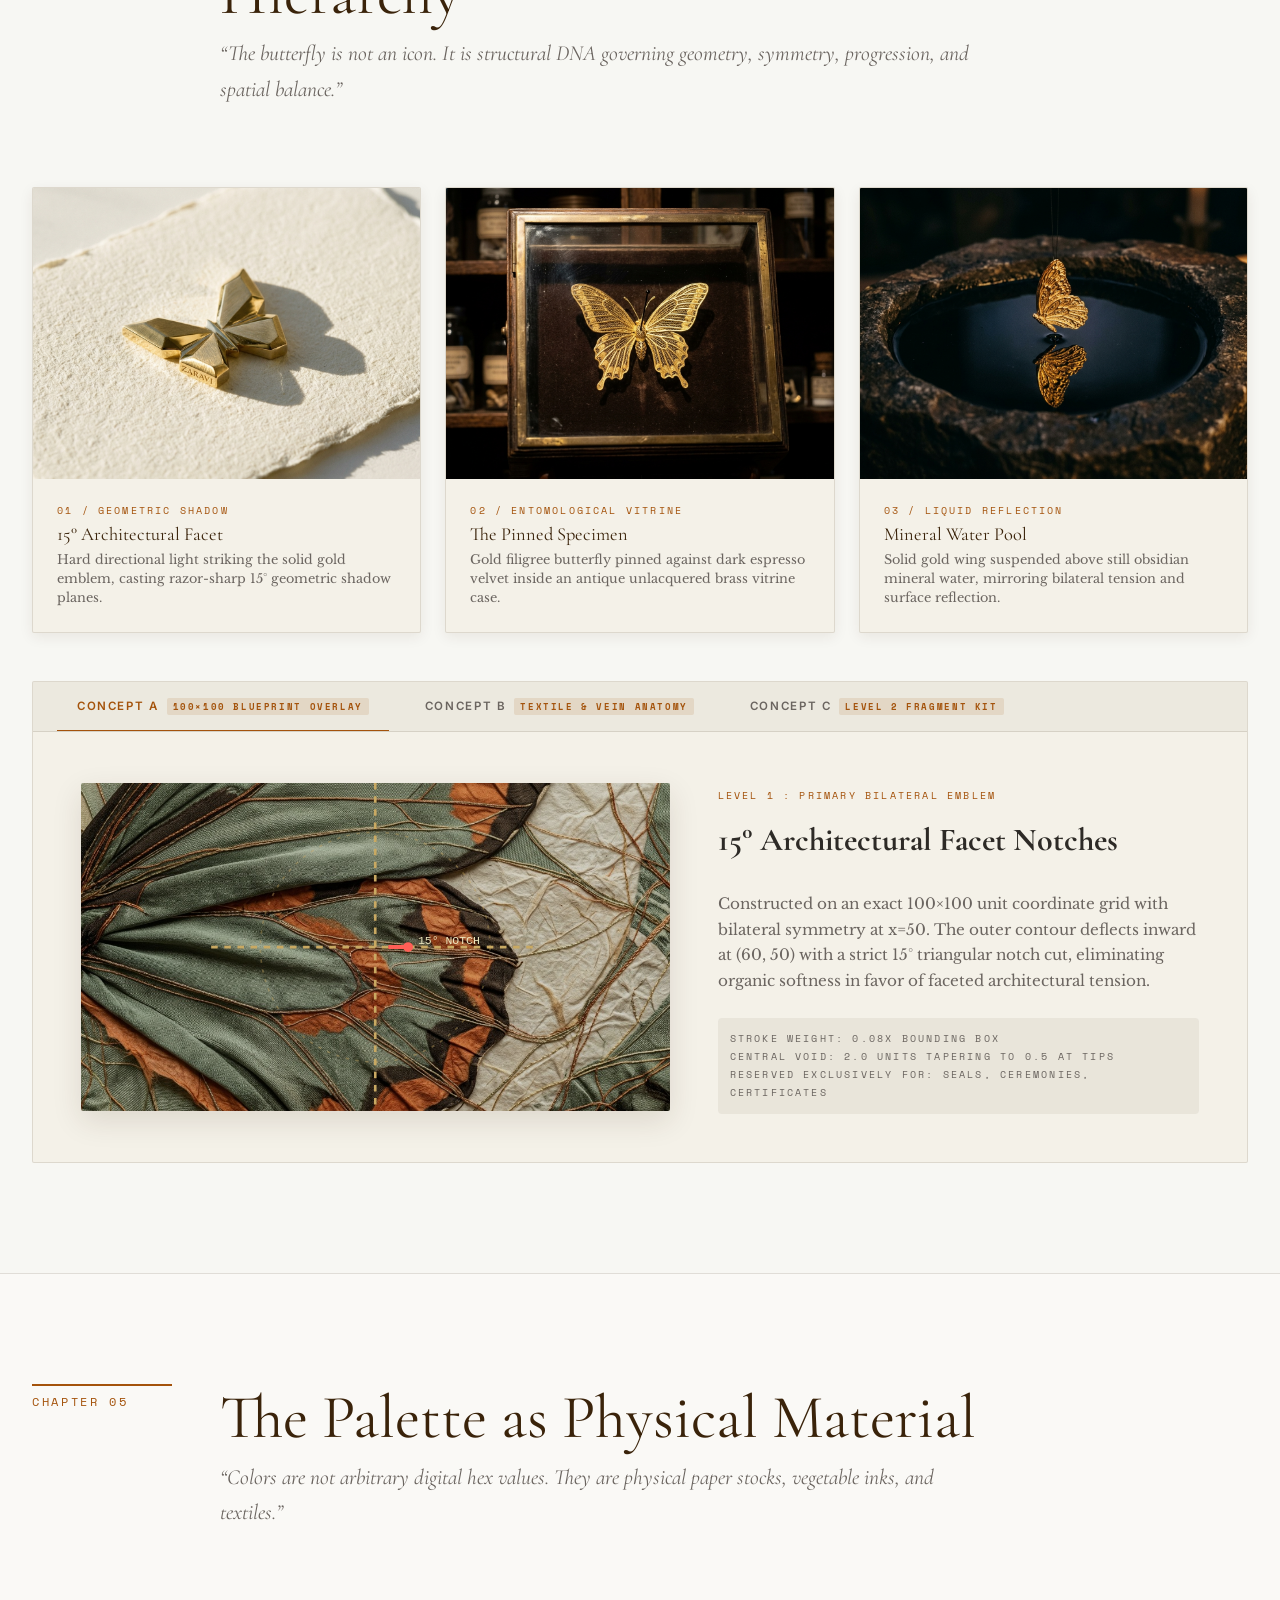
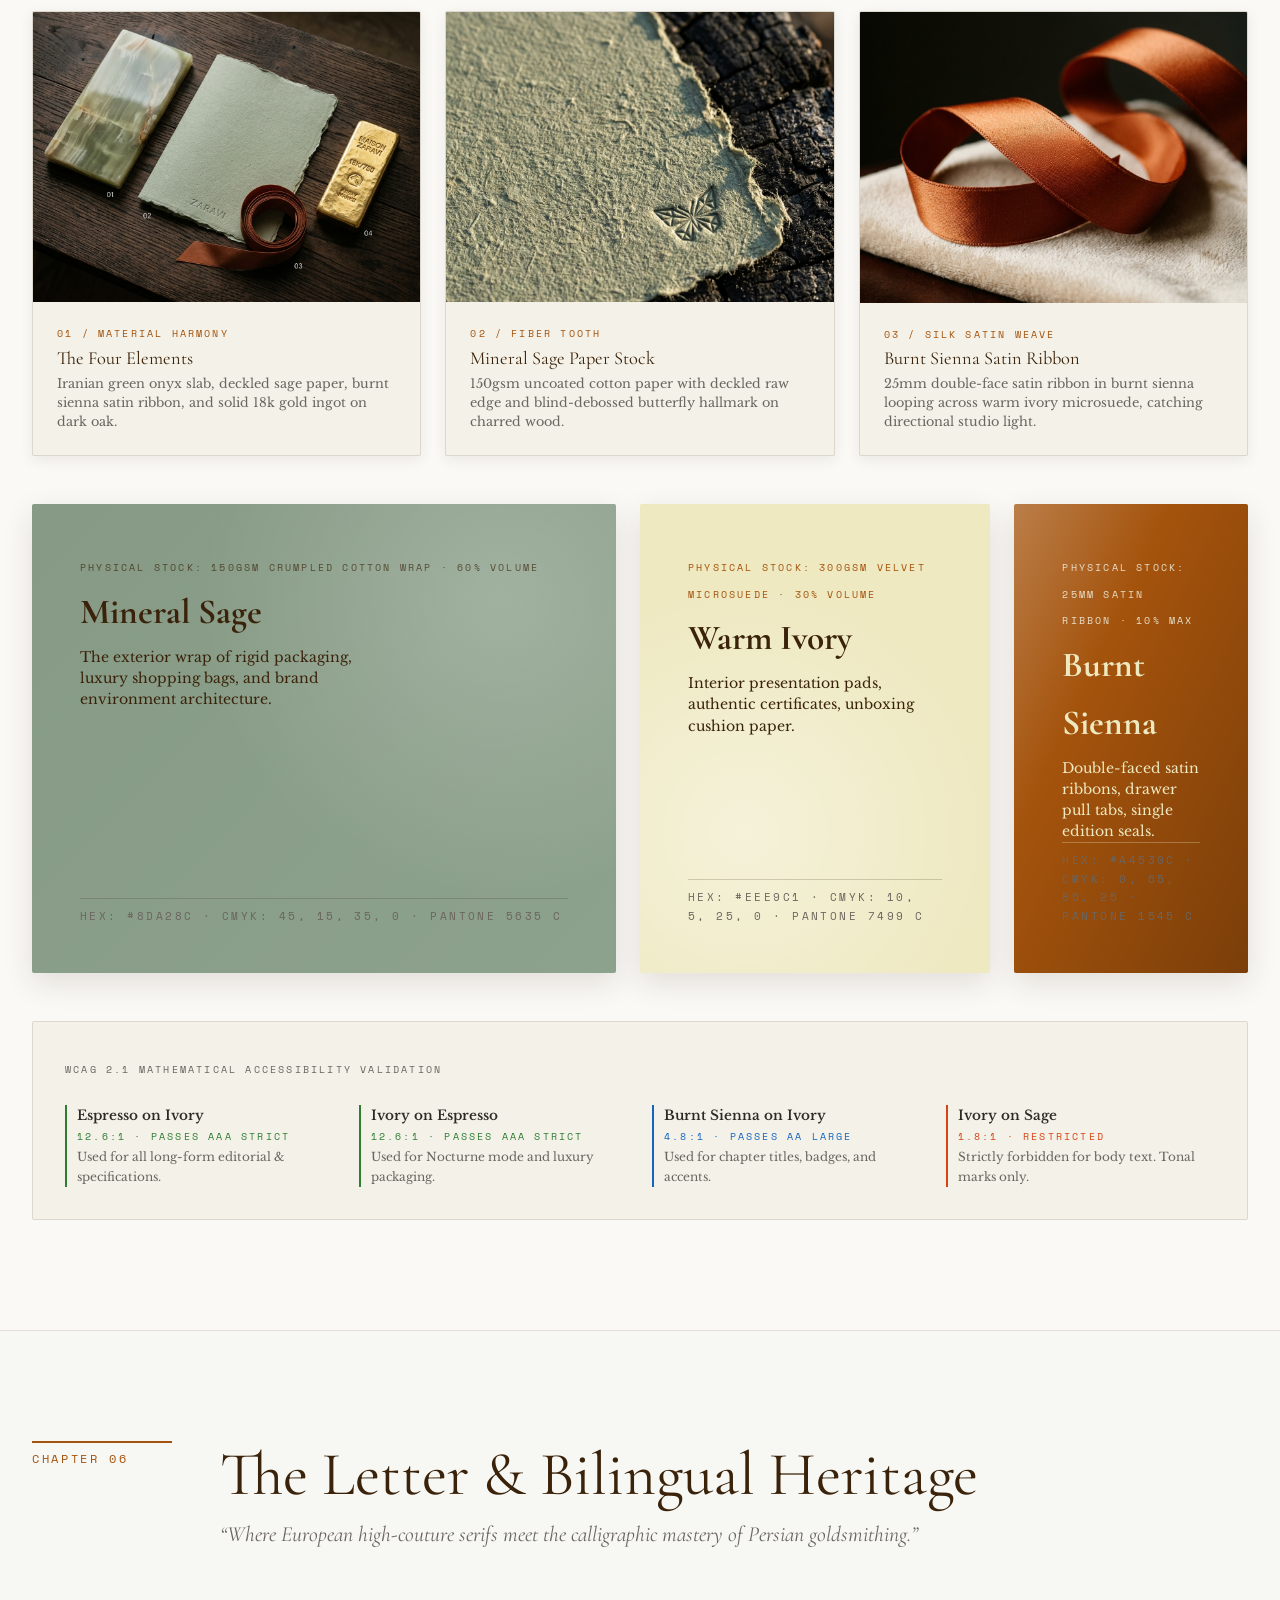
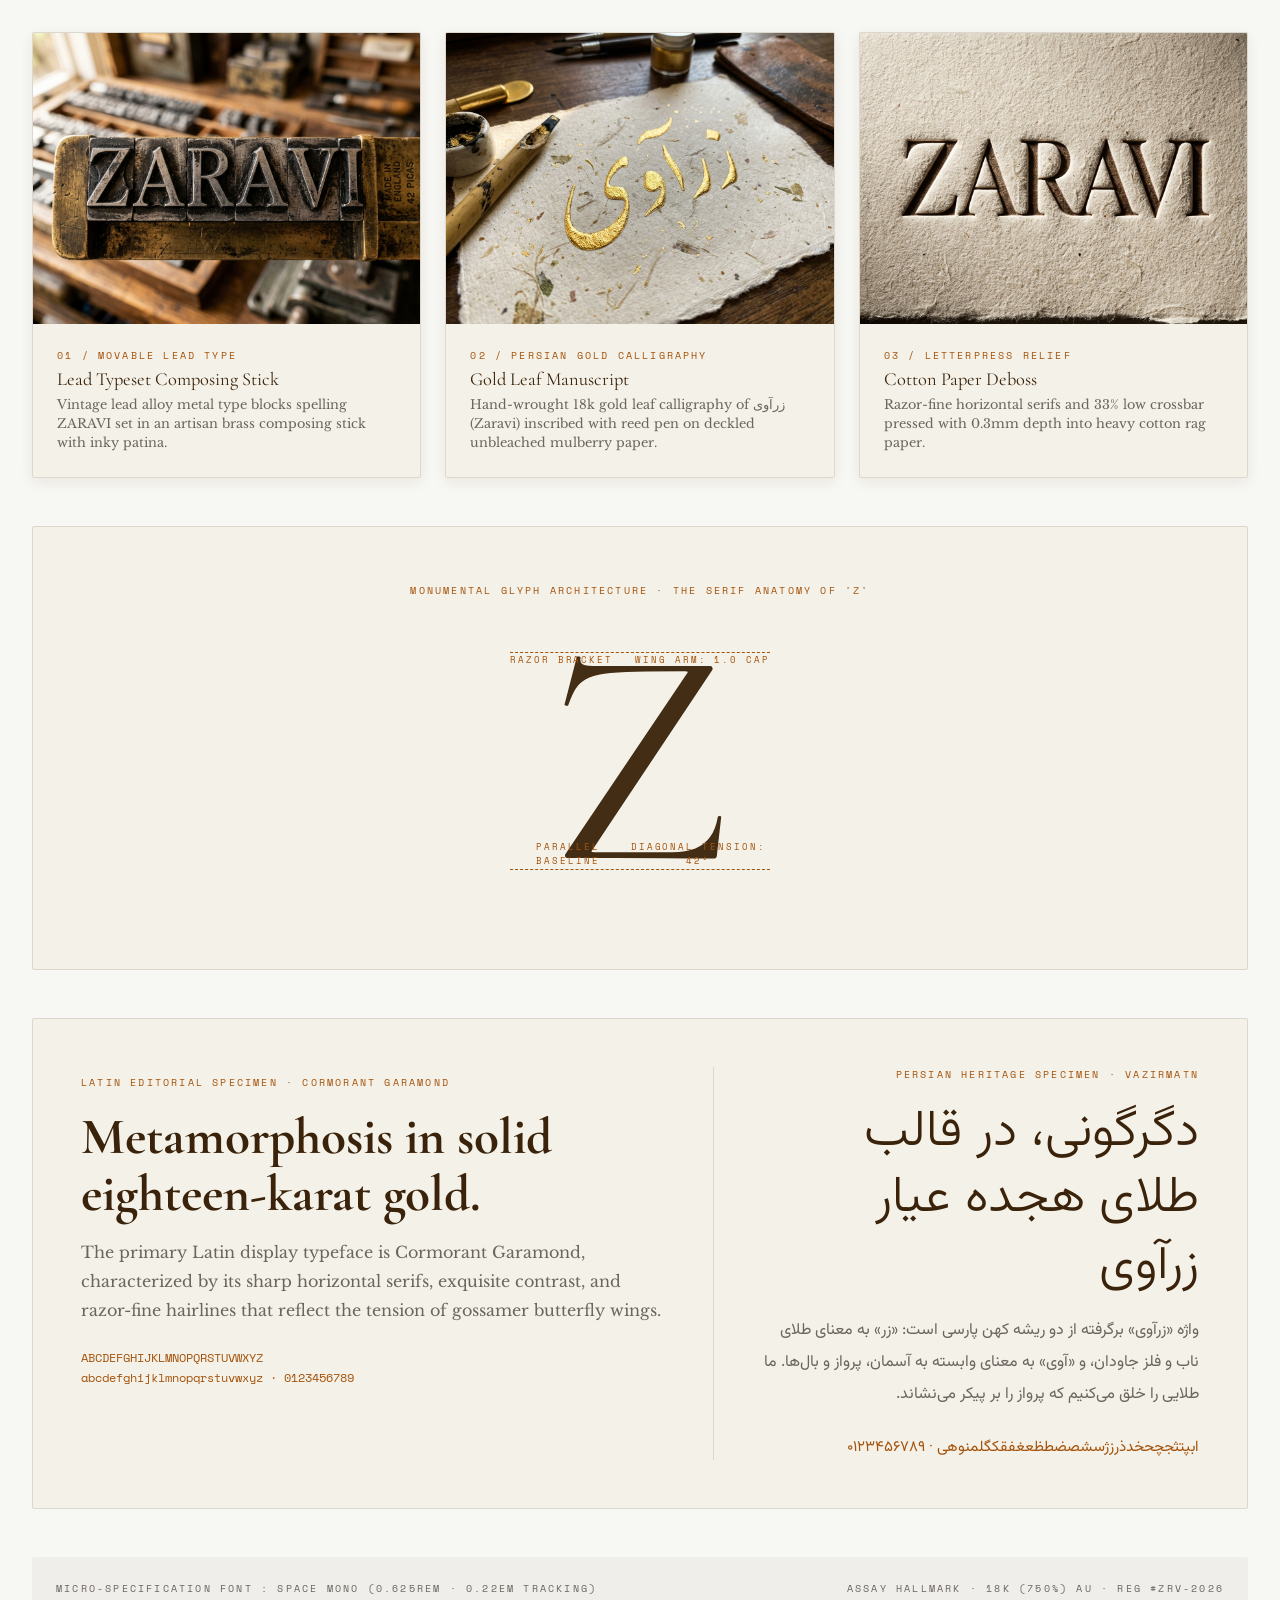
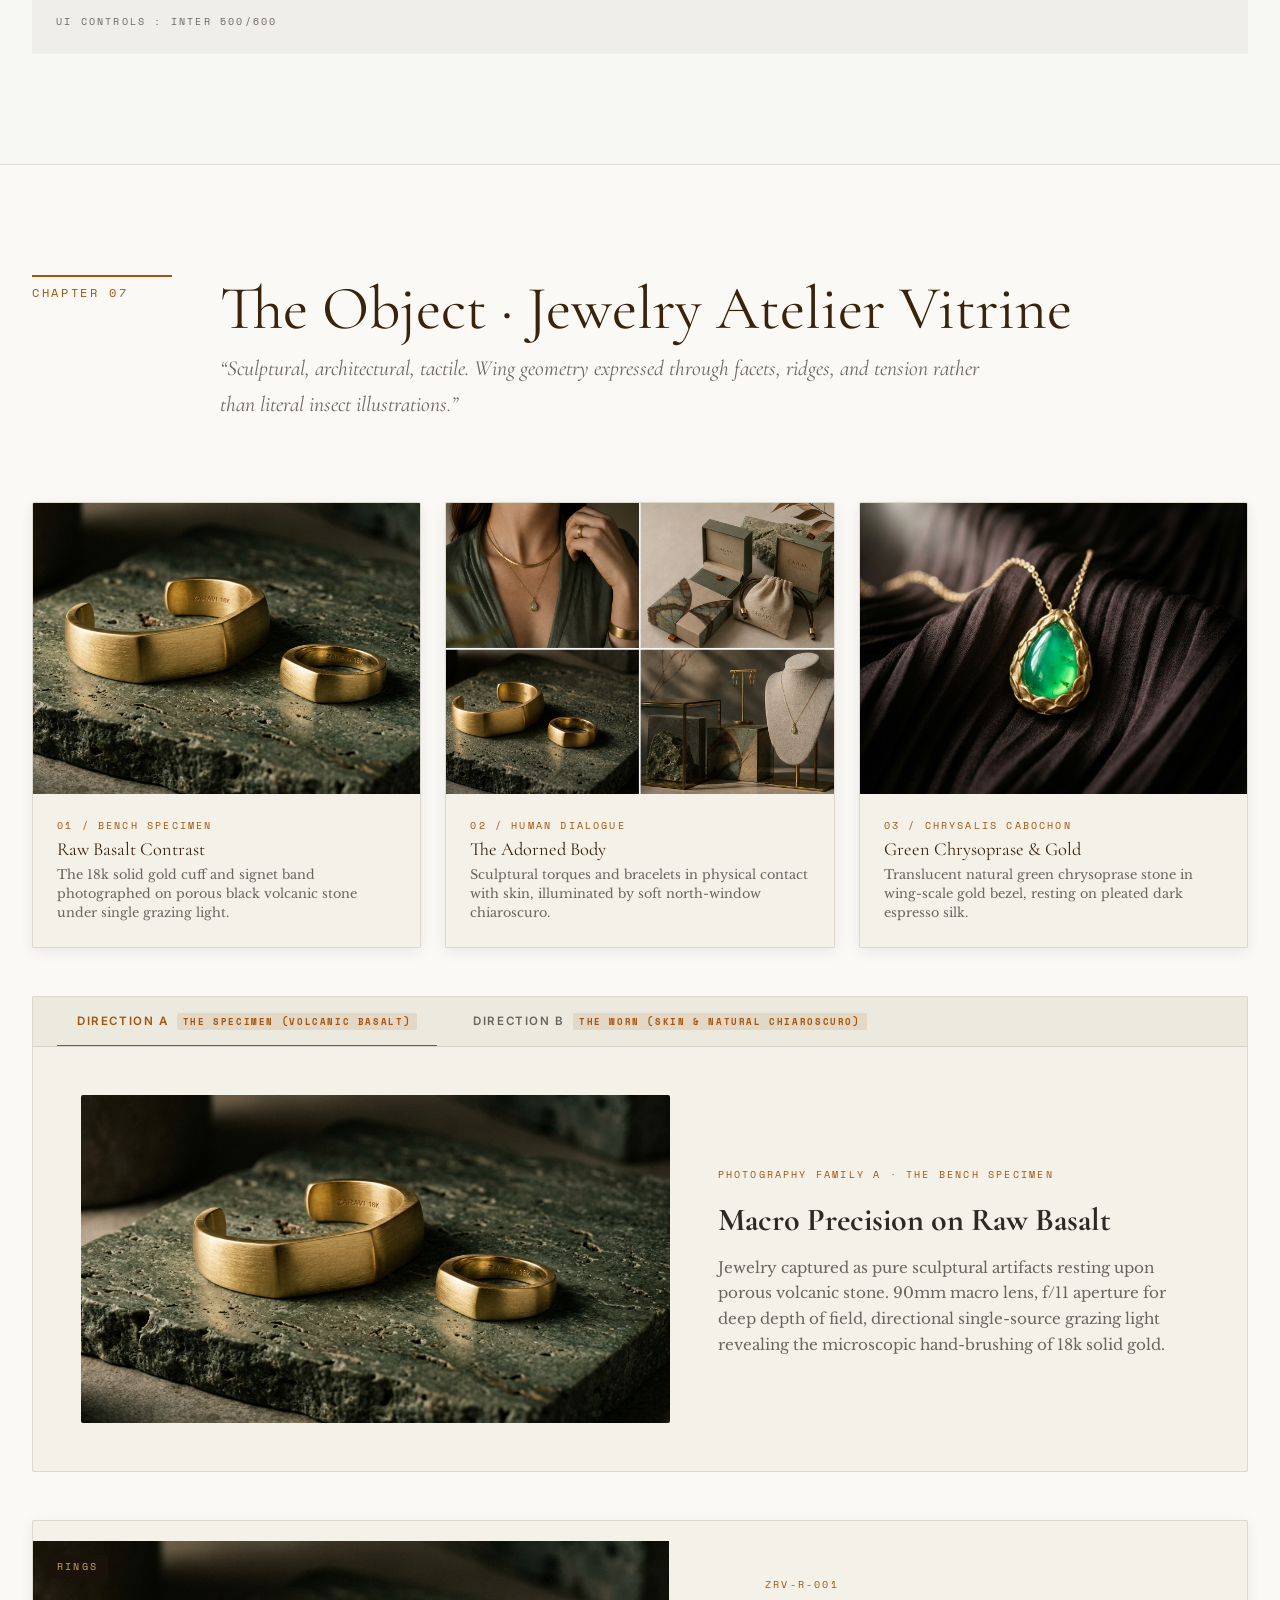
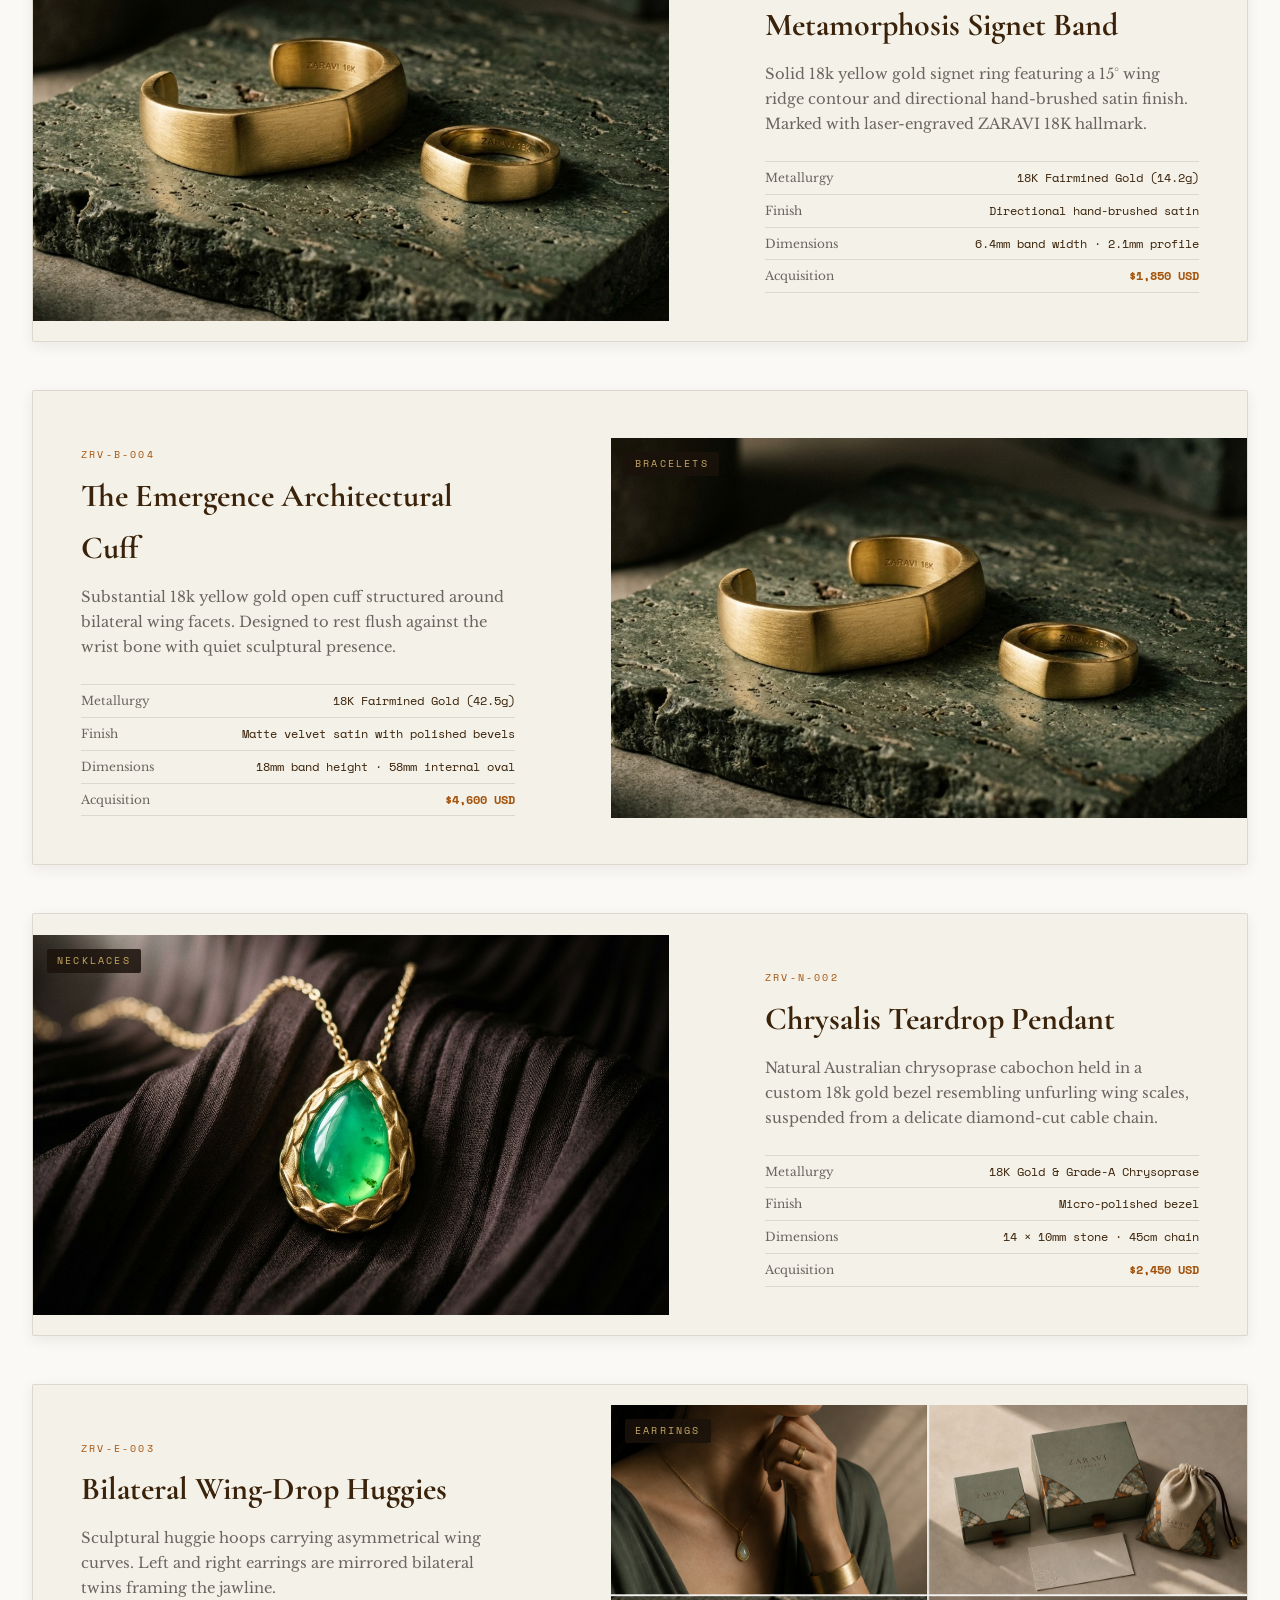
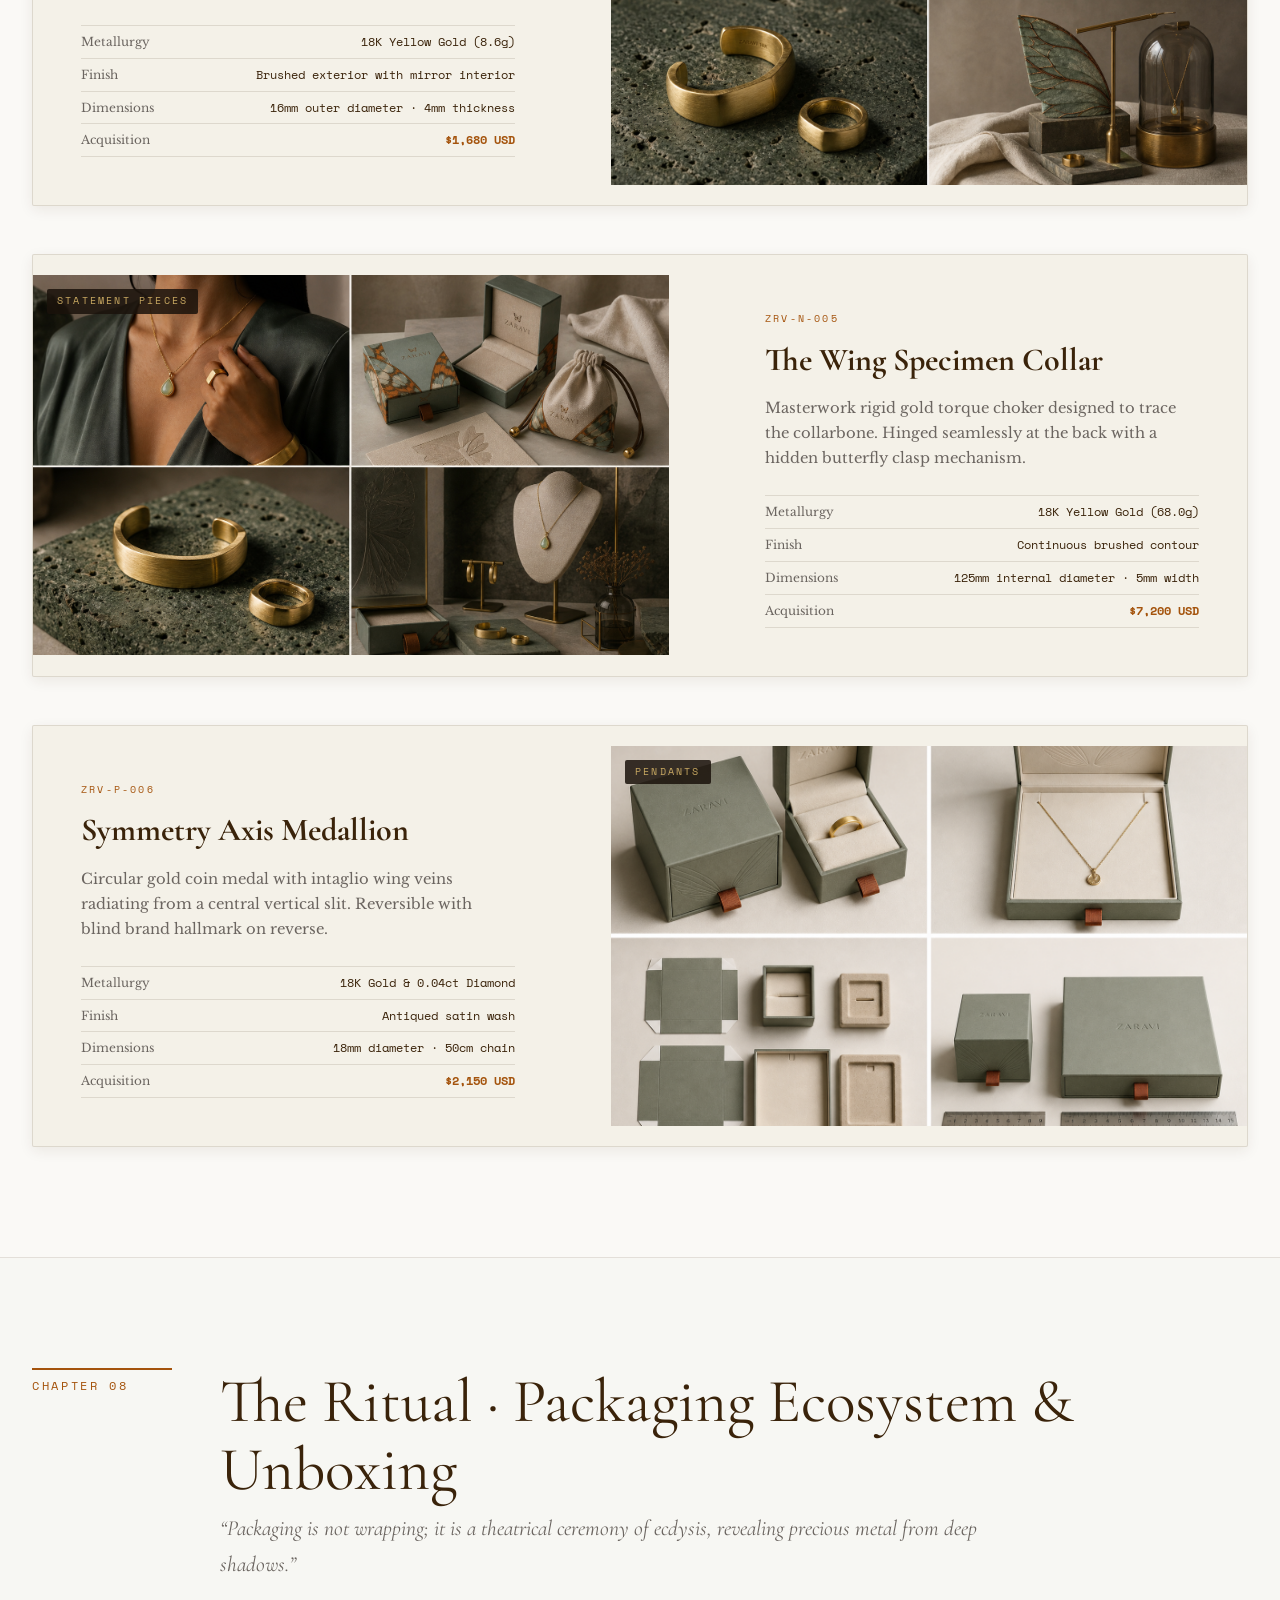
<file: ZARAVI-BRAND-WORLD-EXPLORER.html>
<!DOCTYPE html>
<html lang="en">
<head>
  <meta charset="UTF-8">
  <meta http-equiv="refresh" content="0; url=brand-world/index.html">
  <title>Redirecting to ZARAVI Brand World Explorer...</title>
  <script>
    window.location.href = "brand-world/index.html";
  </script>
</head>
<body style="font-family: serif; background: #3A230A; color: #EEE9C1; display: flex; align-items: center; justify-content: center; height: 100vh; margin: 0;">
  <div style="text-align: center;">
    <h1 style="letter-spacing: 0.25em;">ZARAVI</h1>
    <p>Opening the Master Brand World Explorer...</p>
    <a href="brand-world/index.html" style="color: #C9A962;">Click here if not redirected automatically</a>
  </div>
</body>
</html>
</file>
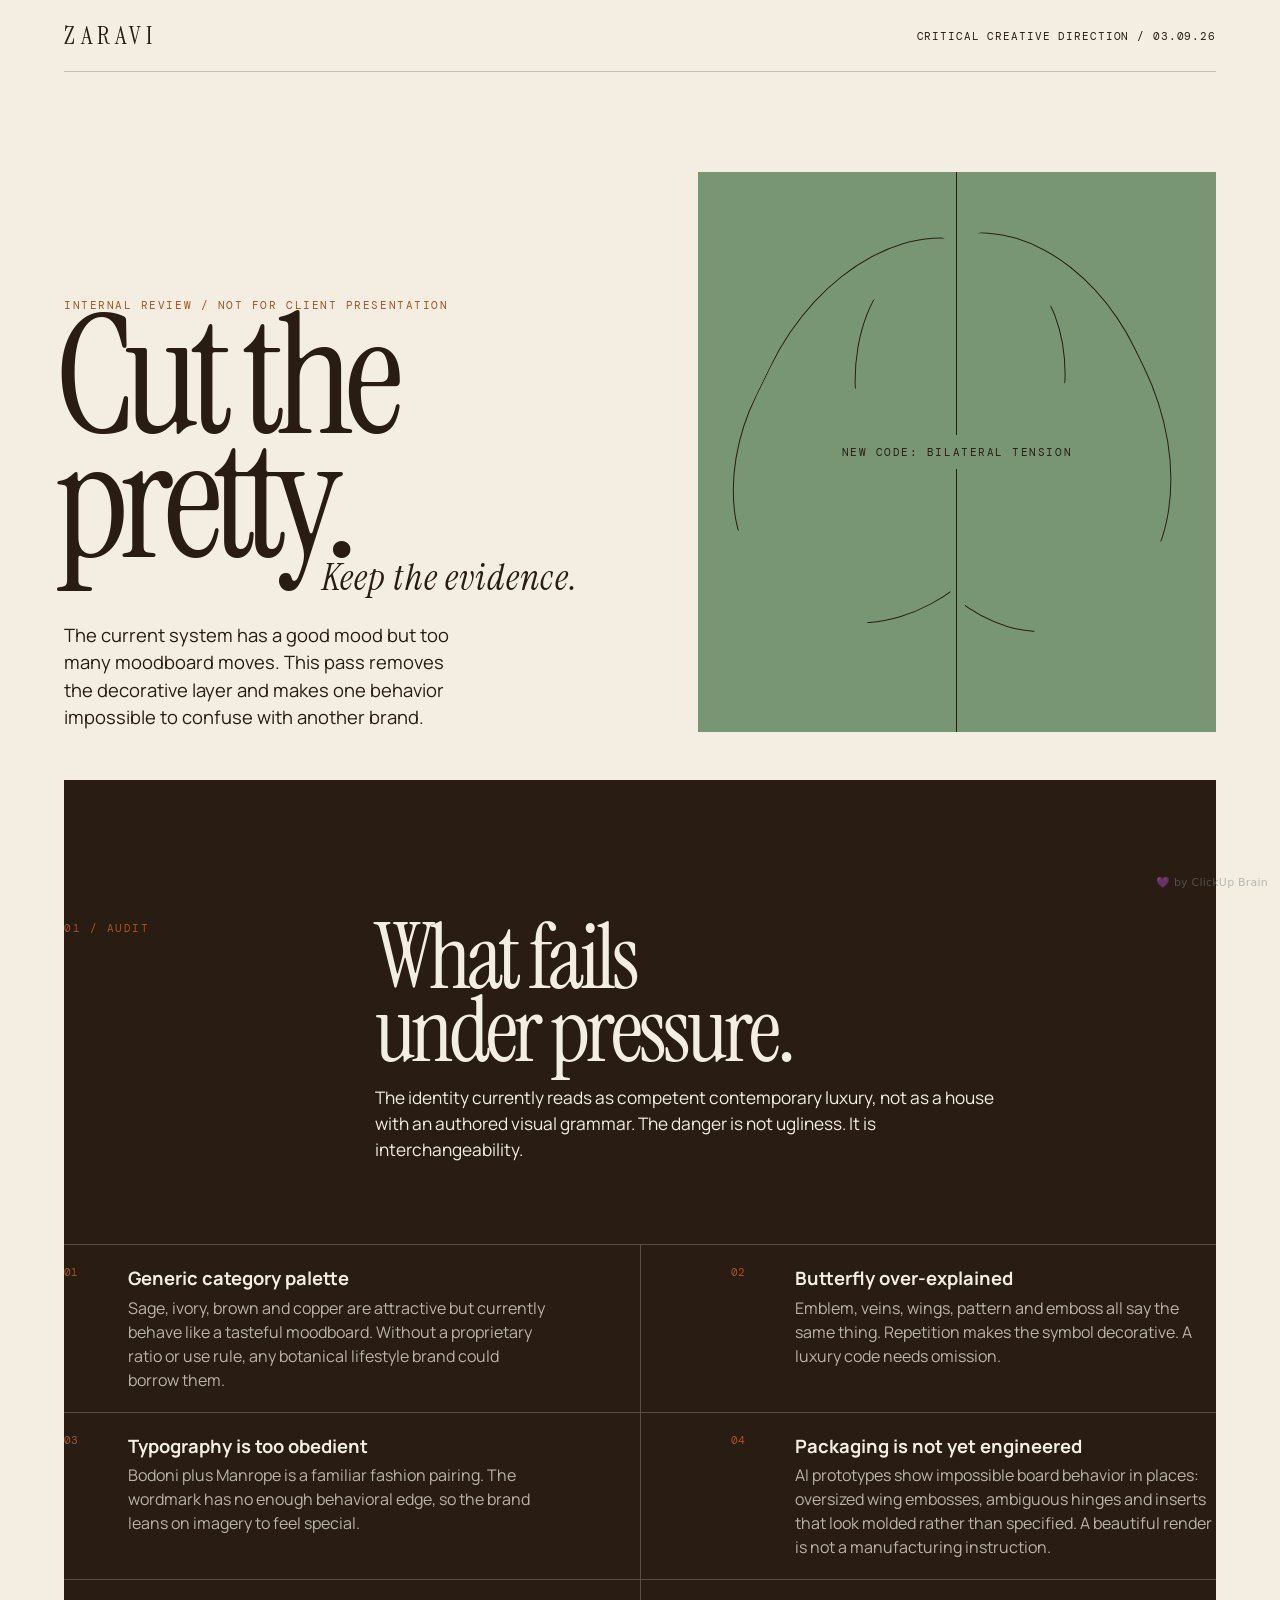
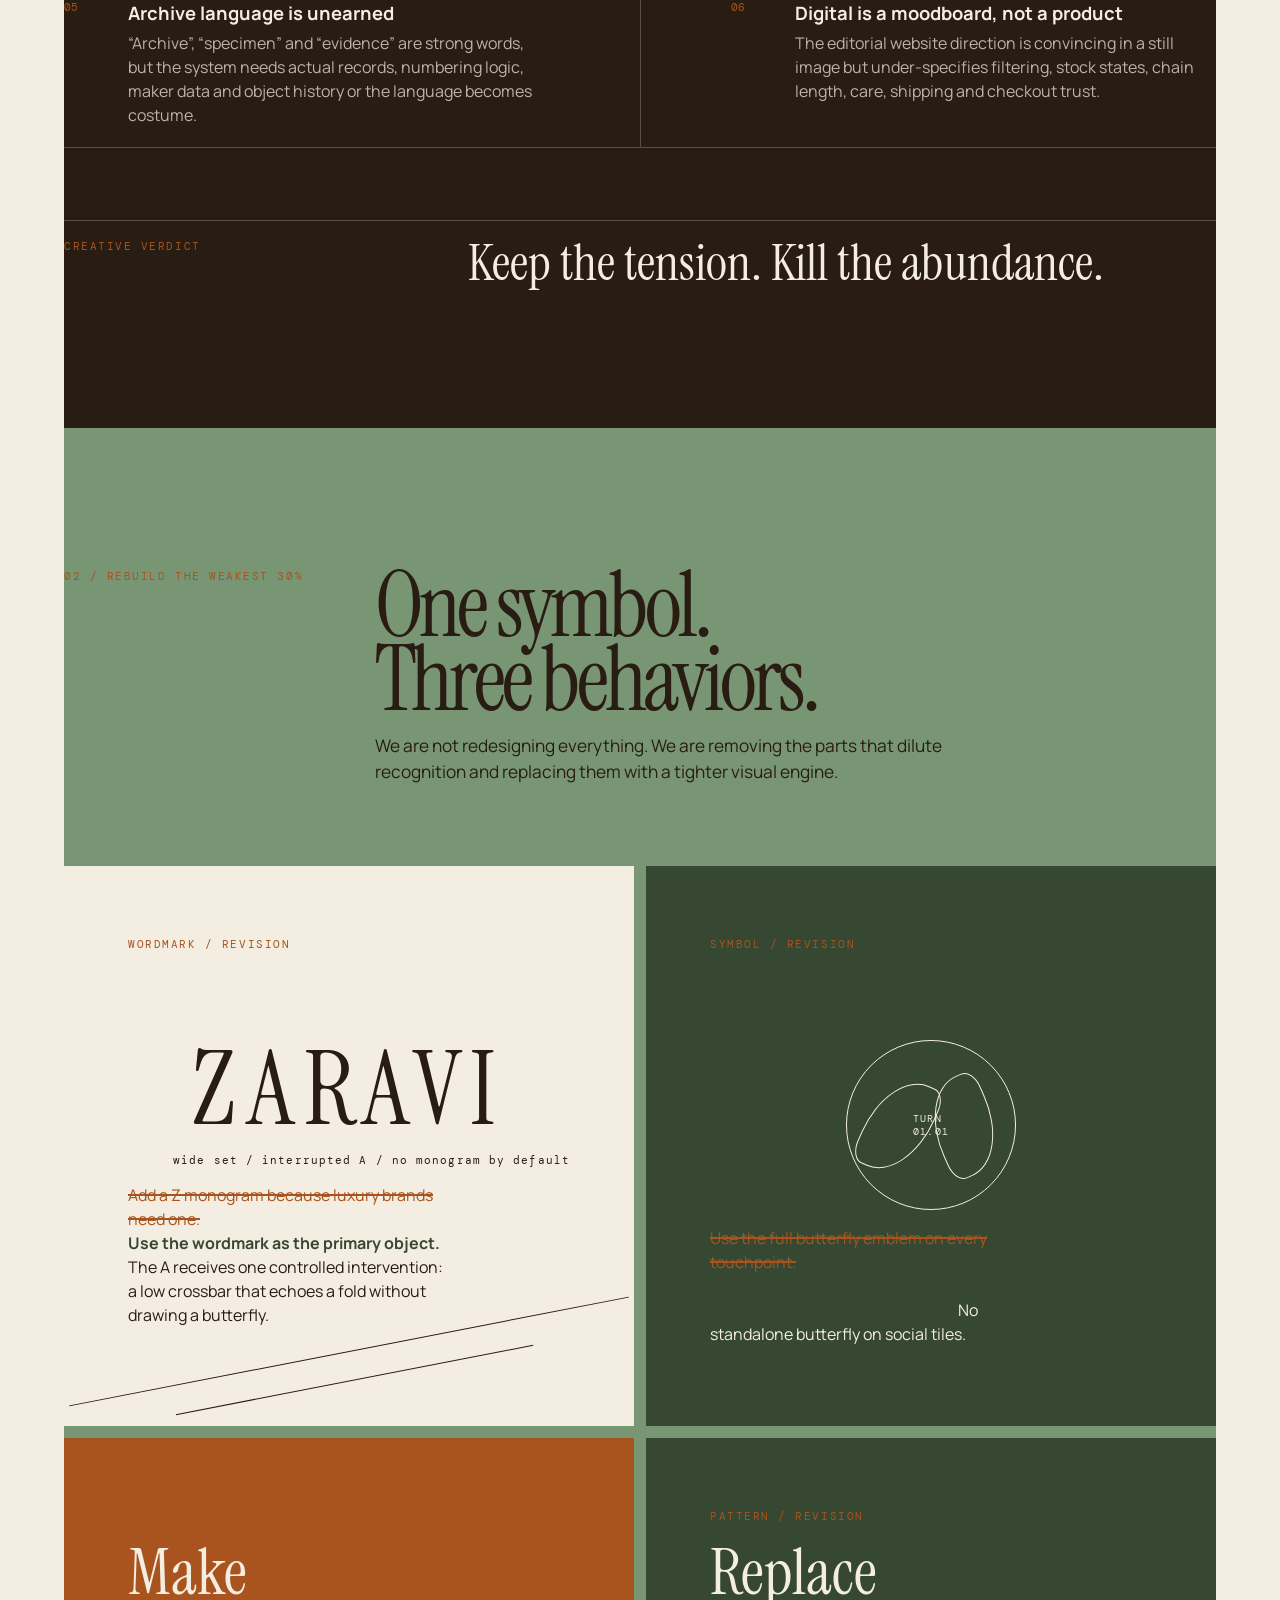
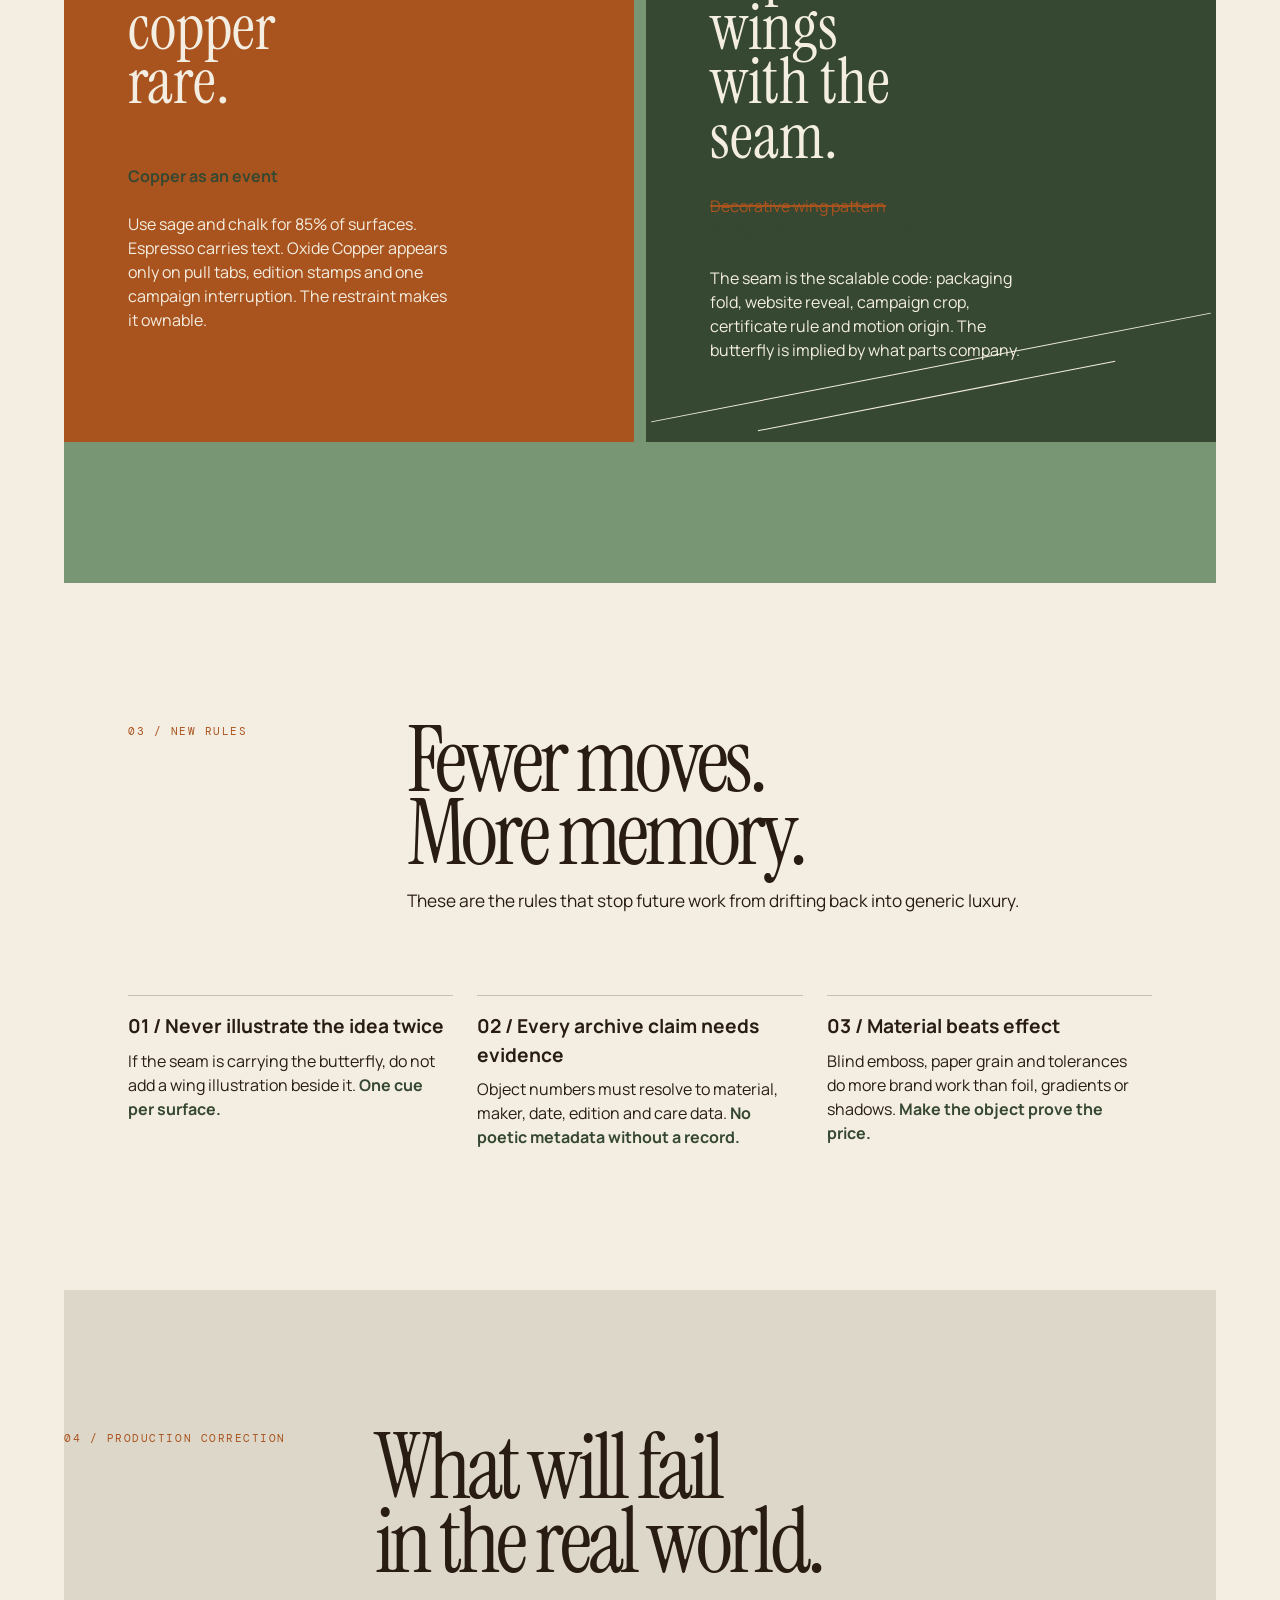
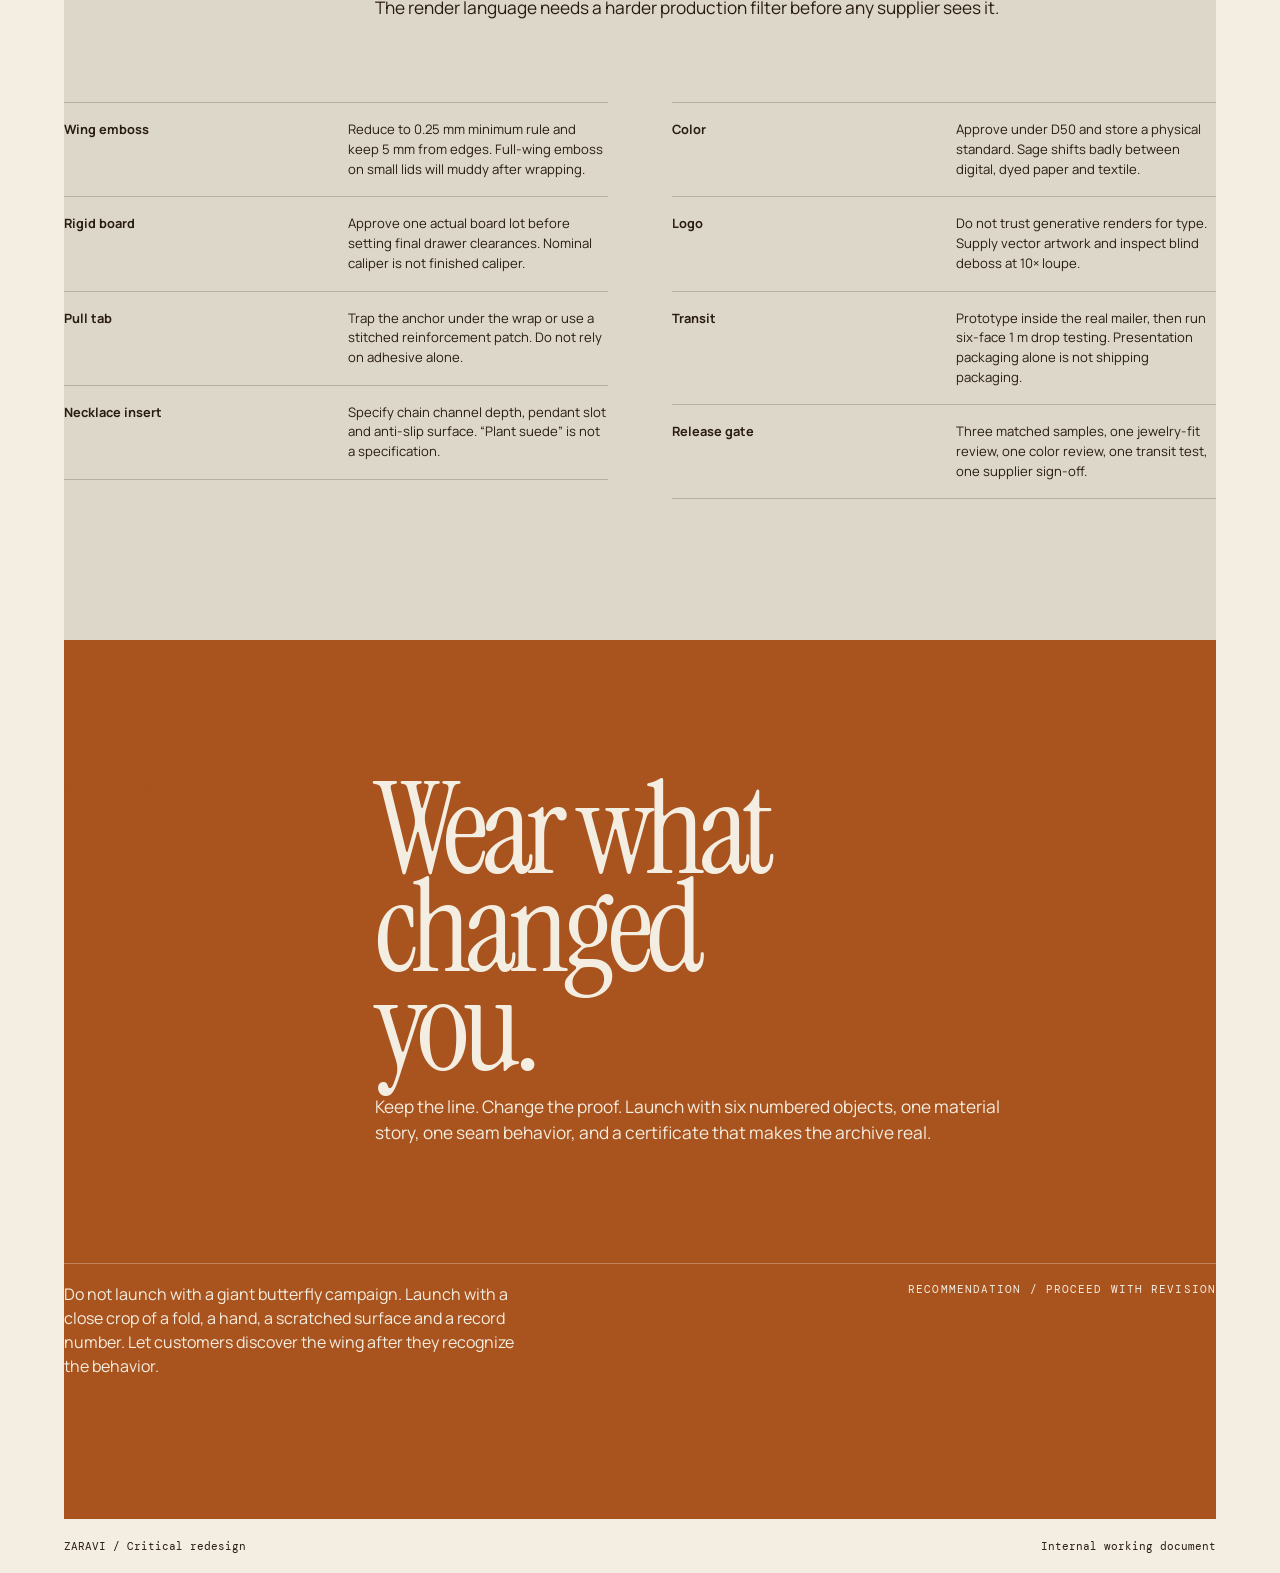
<file: zaravi-critical-redesign.html>
<!doctype html><html lang="en"><head>
<!-- skill:chrome -->
<style>
/* Credit line — bottom-right */
.design-ui-credit {
  position: fixed;
  bottom: 12px;
  right: 12px;
  font: 11px/1 system-ui, sans-serif;
  color: rgba(128,128,128,0.5);
  pointer-events: none;
  z-index: 2147483647;
  transition: opacity 0.4s ease;
  user-select: none;
  letter-spacing: 0.02em;
}

/* Hide chrome on touch devices */
@media (hover: none) {
  .design-ui-credit { display: none; }
}

/* Print fixes */
@media print {
  * {
    transition: none !important;
    animation: none !important;
    box-shadow: none !important;
  }
  body {
    print-color-adjust: exact;
    -webkit-print-color-adjust: exact;
  }
  .design-ui-credit { display: none !important; }
}

</style>
<script>
(function () {
    // Design-ui pages are single compositions, so the whole body is editable.
    function markEditable() {
        document.body.classList.add('artifact-editable');
    }

    // Credit badge with idle-fade. Hover devices only.
    function initChromeUI() {
        if (!matchMedia('(hover: hover)').matches) return;

        var credit = document.createElement('div');
        credit.className = 'design-ui-credit';
        credit.setAttribute('aria-hidden', 'true');
        credit.innerHTML = '\u{1F49C} by ClickUp Brain';
        document.body.appendChild(credit);

        var timer = null;
        var fade = function (out) { credit.style.opacity = out ? '0' : ''; };
        fade(true);
        var show = function () {
            fade(false);
            clearTimeout(timer);
            timer = setTimeout(function () { fade(true); }, 3000);
        };
        document.addEventListener('mousemove', show);
        show();
    }

    function init() {
        markEditable();
        initChromeUI();
    }

    if (document.readyState === 'loading') {
        document.addEventListener('DOMContentLoaded', init);
    } else {
        init();
    }
})();

</script>
<!-- /skill:chrome --><meta charset="utf-8"><meta name="viewport" content="width=device-width,initial-scale=1"><title>ZARAVI, Critical Redesign</title><link rel="preconnect" href="https://fonts.googleapis.com"><link rel="preconnect" href="https://fonts.gstatic.com" crossorigin><link href="https://fonts.googleapis.com/css2?family=DM+Mono:wght@400;500&family=Instrument+Serif:ital@0;1&family=Manrope:wght@400;600;700&display=swap" rel="stylesheet"><style>
:root{--paper:oklch(95% .018 92);--ink:oklch(24% .028 58);--sage:oklch(64% .06 142);--oxide:oklch(54% .13 48);--chalk:oklch(88% .02 88);--olive:oklch(38% .045 140);--line:color-mix(in oklch,var(--ink) 22%,transparent);--serif:"Instrument Serif",serif;--sans:Manrope,sans-serif;--mono:"DM Mono",monospace;--ease:cubic-bezier(.16,1,.3,1)}*{box-sizing:border-box}body{margin:0;background:var(--paper);color:var(--ink);font-family:var(--sans);font-size:16px;line-height:1.5}a{color:inherit;text-decoration:none}.wrap{padding-inline:clamp(20px,5vw,84px)}nav{height:72px;display:flex;justify-content:space-between;align-items:center;border-bottom:1px solid var(--line)}.logo{font-family:var(--serif);font-size:25px;letter-spacing:.22em}.navnote{font:11px var(--mono);letter-spacing:.08em;text-transform:uppercase}.hero{min-height:78svh;display:grid;grid-template-columns:1.1fr .9fr;align-items:end;padding-top:100px;padding-bottom:48px}.hero h1{font:400 clamp(5rem,13vw,13rem)/.75 var(--serif);letter-spacing:-.055em;margin:0 0 30px -0.055em;max-width:7ch}.hero h1 i{font-size:.22em;letter-spacing:.03em;display:block;text-align:right;margin-right:.25em}.hero p{max-width:36ch;margin:0;font-size:1.15rem}.hero-visual{height:min(62vw,560px);background:var(--sage);position:relative;display:grid;place-items:center;overflow:hidden}.hero-visual:before,.hero-visual:after{content:"";position:absolute;border:1px solid var(--ink);border-radius:50% 45% 50% 42%;transform:rotate(26deg)}.hero-visual:before{width:56%;height:72%;left:11%;top:10%;clip-path:polygon(0 0,100% 8%,76% 56%,100% 100%,0 88%)}.hero-visual:after{width:56%;height:72%;right:11%;top:10%;clip-path:polygon(0 8%,100% 0,100% 88%,0 100%,24% 56%);transform:rotate(-26deg)}.axis{position:absolute;top:0;bottom:0;width:1px;background:var(--ink)}.hero-visual span{position:relative;z-index:2;font:11px var(--mono);letter-spacing:.14em;text-transform:uppercase;background:var(--sage);padding:10px}.kicker{font:11px var(--mono);text-transform:uppercase;letter-spacing:.14em;color:var(--oxide)}section{padding-block:clamp(80px,11vw,160px)}.sectionhead{display:grid;grid-template-columns:1fr 3fr;gap:30px;margin-bottom:64px}.sectionhead h2{font:400 clamp(3.2rem,7vw,7rem)/.82 var(--serif);letter-spacing:-.045em;margin:0}.sectionhead p{max-width:58ch;font-size:1.08rem}.audit{background:var(--ink);color:var(--paper)}.audit-grid{display:grid;grid-template-columns:1fr 1fr;gap:0;border-top:1px solid color-mix(in oklch,var(--paper) 24%,transparent)}.audit-row{display:grid;grid-template-columns:48px 1fr;gap:16px;padding:20px 0;border-bottom:1px solid color-mix(in oklch,var(--paper) 24%,transparent)}.audit-row:nth-child(odd){padding-right:7vw}.audit-row:nth-child(even){padding-left:7vw;border-left:1px solid color-mix(in oklch,var(--paper) 24%,transparent)}.audit-row b{font:11px var(--mono);color:var(--oxide)}.audit-row h3{font-size:1.15rem;margin:0 0 3px}.audit-row p{margin:0;opacity:.72}.verdict{margin-top:72px;display:grid;grid-template-columns:1fr 2fr;gap:30px;border-top:1px solid color-mix(in oklch,var(--paper) 24%,transparent);padding-top:18px}.verdict strong{font:400 clamp(2rem,4vw,4rem)/.95 var(--serif)}.rebuild{background:var(--sage)}.rebuild-grid{display:grid;grid-template-columns:1fr 1fr;gap:12px}.rebuild-panel{min-height:430px;padding:clamp(26px,5vw,64px);background:var(--paper);position:relative;overflow:hidden}.rebuild-panel.dark{background:var(--olive);color:var(--paper)}.rebuild-panel.oxide{background:var(--oxide);color:var(--paper)}.rebuild-panel h3{font:400 clamp(2.4rem,5vw,5rem)/.85 var(--serif);margin:20px 0 30px;max-width:7ch}.rebuild-panel p{max-width:32ch}.cut-line{position:absolute;inset:auto 0 74px;border-top:1px solid currentColor;transform:rotate(-11deg)}.cut-line:after{content:"";position:absolute;left:18%;right:18%;top:28px;border-top:1px solid currentColor}.sample-word{font:400 clamp(3rem,8vw,8rem)/.8 var(--serif);letter-spacing:.11em;text-align:center;margin-top:95px}.sample-word small{font:11px var(--mono);letter-spacing:.1em;display:block;text-align:right;margin-top:22px}.seal{width:170px;height:170px;border:1px solid currentColor;border-radius:50%;margin:86px auto 0;display:grid;place-items:center;position:relative}.seal:before,.seal:after{content:"";position:absolute;width:60px;height:96px;border:1px solid currentColor;border-radius:70% 20% 70% 20%;top:36px}.seal:before{left:20px;transform:rotate(24deg)}.seal:after{right:20px;transform:rotate(-24deg)}.seal span{font:10px var(--mono);letter-spacing:.12em;z-index:1}.rules{display:grid;grid-template-columns:repeat(3,1fr);gap:24px}.rule{border-top:1px solid var(--line);padding-top:16px}.rule h3{font-size:1.2rem;margin:0 0 8px}.rule p{margin:0;max-width:32ch}.strike{color:var(--oxide);text-decoration:line-through;text-decoration-thickness:2px}.keep{color:var(--olive);font-weight:700}.production{background:var(--chalk)}.prod-grid{display:grid;grid-template-columns:1fr 1fr;gap:64px}.prod-list{border-top:1px solid var(--line)}.prod-row{display:grid;grid-template-columns:1fr 1fr;gap:24px;padding:17px 0;border-bottom:1px solid var(--line)}.prod-row b{font-size:.8rem}.prod-row span{font-size:.82rem}.launch{background:var(--oxide);color:var(--paper)}.launch h2{font:400 clamp(4rem,10vw,11rem)/.77 var(--serif);letter-spacing:-.05em;margin:0;max-width:7ch}.launch-bottom{border-top:1px solid color-mix(in oklch,var(--paper) 30%,transparent);margin-top:100px;padding-top:18px;display:flex;justify-content:space-between;gap:30px}.launch-bottom p{max-width:45ch;margin:0}.small{font:11px var(--mono);letter-spacing:.1em;text-transform:uppercase}footer{padding-block:20px;font:11px var(--mono);display:flex;justify-content:space-between}@media(max-width:760px){.hero,.sectionhead,.verdict,.prod-grid{grid-template-columns:1fr}.hero-visual{height:70svh;margin-top:50px}.audit-grid,.rebuild-grid,.rules{grid-template-columns:1fr}.audit-row:nth-child(even){padding-left:0;border-left:0}.audit-row:nth-child(odd){padding-right:0}.launch-bottom{flex-direction:column}.navnote{display:none}}
</style></head><body><div class="wrap"><nav><a class="logo" href="#top">ZARAVI</a><span class="navnote">Critical creative direction / 03.09.26</span></nav><main id="top"><header class="hero"><div><span class="kicker">Internal review / not for client presentation</span><h1>Cut the pretty.<i>Keep the evidence.</i></h1><p>The current system has a good mood but too many moodboard moves. This pass removes the decorative layer and makes one behavior impossible to confuse with another brand.</p></div><div class="hero-visual"><div class="axis"></div><span>New code: bilateral tension</span></div></header><section class="audit"><div class="sectionhead"><span class="kicker">01 / Audit</span><div><h2>What fails<br>under pressure.</h2><p>The identity currently reads as competent contemporary luxury, not as a house with an authored visual grammar. The danger is not ugliness. It is interchangeability.</p></div></div><div class="audit-grid"><div class="audit-row"><b>01</b><div><h3>Generic category palette</h3><p>Sage, ivory, brown and copper are attractive but currently behave like a tasteful moodboard. Without a proprietary ratio or use rule, any botanical lifestyle brand could borrow them.</p></div></div><div class="audit-row"><b>02</b><div><h3>Butterfly over-explained</h3><p>Emblem, veins, wings, pattern and emboss all say the same thing. Repetition makes the symbol decorative. A luxury code needs omission.</p></div></div><div class="audit-row"><b>03</b><div><h3>Typography is too obedient</h3><p>Bodoni plus Manrope is a familiar fashion pairing. The wordmark has no enough behavioral edge, so the brand leans on imagery to feel special.</p></div></div><div class="audit-row"><b>04</b><div><h3>Packaging is not yet engineered</h3><p>AI prototypes show impossible board behavior in places: oversized wing embosses, ambiguous hinges and inserts that look molded rather than specified. A beautiful render is not a manufacturing instruction.</p></div></div><div class="audit-row"><b>05</b><div><h3>Archive language is unearned</h3><p>“Archive”, “specimen” and “evidence” are strong words, but the system needs actual records, numbering logic, maker data and object history or the language becomes costume.</p></div></div><div class="audit-row"><b>06</b><div><h3>Digital is a moodboard, not a product</h3><p>The editorial website direction is convincing in a still image but under-specifies filtering, stock states, chain length, care, shipping and checkout trust.</p></div></div></div><div class="verdict"><span class="kicker">Creative verdict</span><strong>Keep the tension. Kill the abundance.</strong></div></section><section class="rebuild"><div class="sectionhead"><span class="kicker">02 / Rebuild the weakest 30%</span><div><h2>One symbol.<br>Three behaviors.</h2><p>We are not redesigning everything. We are removing the parts that dilute recognition and replacing them with a tighter visual engine.</p></div></div><div class="rebuild-grid"><article class="rebuild-panel"><span class="kicker">Wordmark / revision</span><div class="sample-word">ZARAVI<small>wide set / interrupted A / no monogram by default</small></div><div class="cut-line"></div><p><span class="strike">Add a Z monogram because luxury brands need one.</span><br><span class="keep">Use the wordmark as the primary object.</span> The A receives one controlled intervention: a low crossbar that echoes a fold without drawing a butterfly.</p></article><article class="rebuild-panel dark"><span class="kicker">Symbol / revision</span><div class="seal"><span>TURN<br>01.01</span></div><p><span class="strike">Use the full butterfly emblem on every touchpoint.</span><br><span class="keep">Reserve the bilateral mark for closures, certificates and object records.</span> No standalone butterfly on social tiles.</p></article><article class="rebuild-panel oxide"><span class="kicker">Color / revision</span><h3>Make copper rare.</h3><p><span class="strike">Copper as a second brand color</span><br><span class="keep">Copper as an event</span><br><br>Use sage and chalk for 85% of surfaces. Espresso carries text. Oxide Copper appears only on pull tabs, edition stamps and one campaign interruption. The restraint makes it ownable.</p></article><article class="rebuild-panel dark"><span class="kicker">Pattern / revision</span><h3>Replace wings with the seam.</h3><p><span class="strike">Decorative wing pattern</span><br><span class="keep">A single center seam, split and rejoined</span><br><br>The seam is the scalable code: packaging fold, website reveal, campaign crop, certificate rule and motion origin. The butterfly is implied by what parts company.</p><div class="cut-line"></div></article></div></section><section class="wrap"><div class="sectionhead"><span class="kicker">03 / New rules</span><div><h2>Fewer moves.<br>More memory.</h2><p>These are the rules that stop future work from drifting back into generic luxury.</p></div></div><div class="rules"><div class="rule"><h3>01 / Never illustrate the idea twice</h3><p>If the seam is carrying the butterfly, do not add a wing illustration beside it. <span class="keep">One cue per surface.</span></p></div><div class="rule"><h3>02 / Every archive claim needs evidence</h3><p>Object numbers must resolve to material, maker, date, edition and care data. <span class="keep">No poetic metadata without a record.</span></p></div><div class="rule"><h3>03 / Material beats effect</h3><p>Blind emboss, paper grain and tolerances do more brand work than foil, gradients or shadows. <span class="keep">Make the object prove the price.</span></p></div></div></section><section class="production"><div class="sectionhead"><span class="kicker">04 / Production correction</span><div><h2>What will fail<br>in the real world.</h2><p>The render language needs a harder production filter before any supplier sees it.</p></div></div><div class="prod-grid"><div class="prod-list"><div class="prod-row"><b>Wing emboss</b><span>Reduce to 0.25 mm minimum rule and keep 5 mm from edges. Full-wing emboss on small lids will muddy after wrapping.</span></div><div class="prod-row"><b>Rigid board</b><span>Approve one actual board lot before setting final drawer clearances. Nominal caliper is not finished caliper.</span></div><div class="prod-row"><b>Pull tab</b><span>Trap the anchor under the wrap or use a stitched reinforcement patch. Do not rely on adhesive alone.</span></div><div class="prod-row"><b>Necklace insert</b><span>Specify chain channel depth, pendant slot and anti-slip surface. “Plant suede” is not a specification.</span></div></div><div class="prod-list"><div class="prod-row"><b>Color</b><span>Approve under D50 and store a physical standard. Sage shifts badly between digital, dyed paper and textile.</span></div><div class="prod-row"><b>Logo</b><span>Do not trust generative renders for type. Supply vector artwork and inspect blind deboss at 10× loupe.</span></div><div class="prod-row"><b>Transit</b><span>Prototype inside the real mailer, then run six-face 1 m drop testing. Presentation packaging alone is not shipping packaging.</span></div><div class="prod-row"><b>Release gate</b><span>Three matched samples, one jewelry-fit review, one color review, one transit test, one supplier sign-off.</span></div></div></div></section><section class="launch"><div class="sectionhead"><span class="kicker">05 / The sharper launch</span><div><h2>Wear what<br>changed you.</h2><p>Keep the line. Change the proof. Launch with six numbered objects, one material story, one seam behavior, and a certificate that makes the archive real.</p></div></div><div class="launch-bottom"><p>Do not launch with a giant butterfly campaign. Launch with a close crop of a fold, a hand, a scratched surface and a record number. Let customers discover the wing after they recognize the behavior.</p><span class="small">Recommendation / proceed with revision</span></div></section></main><footer><span>ZARAVI / Critical redesign</span><span>Internal working document</span></footer></div></body></html>
</file>
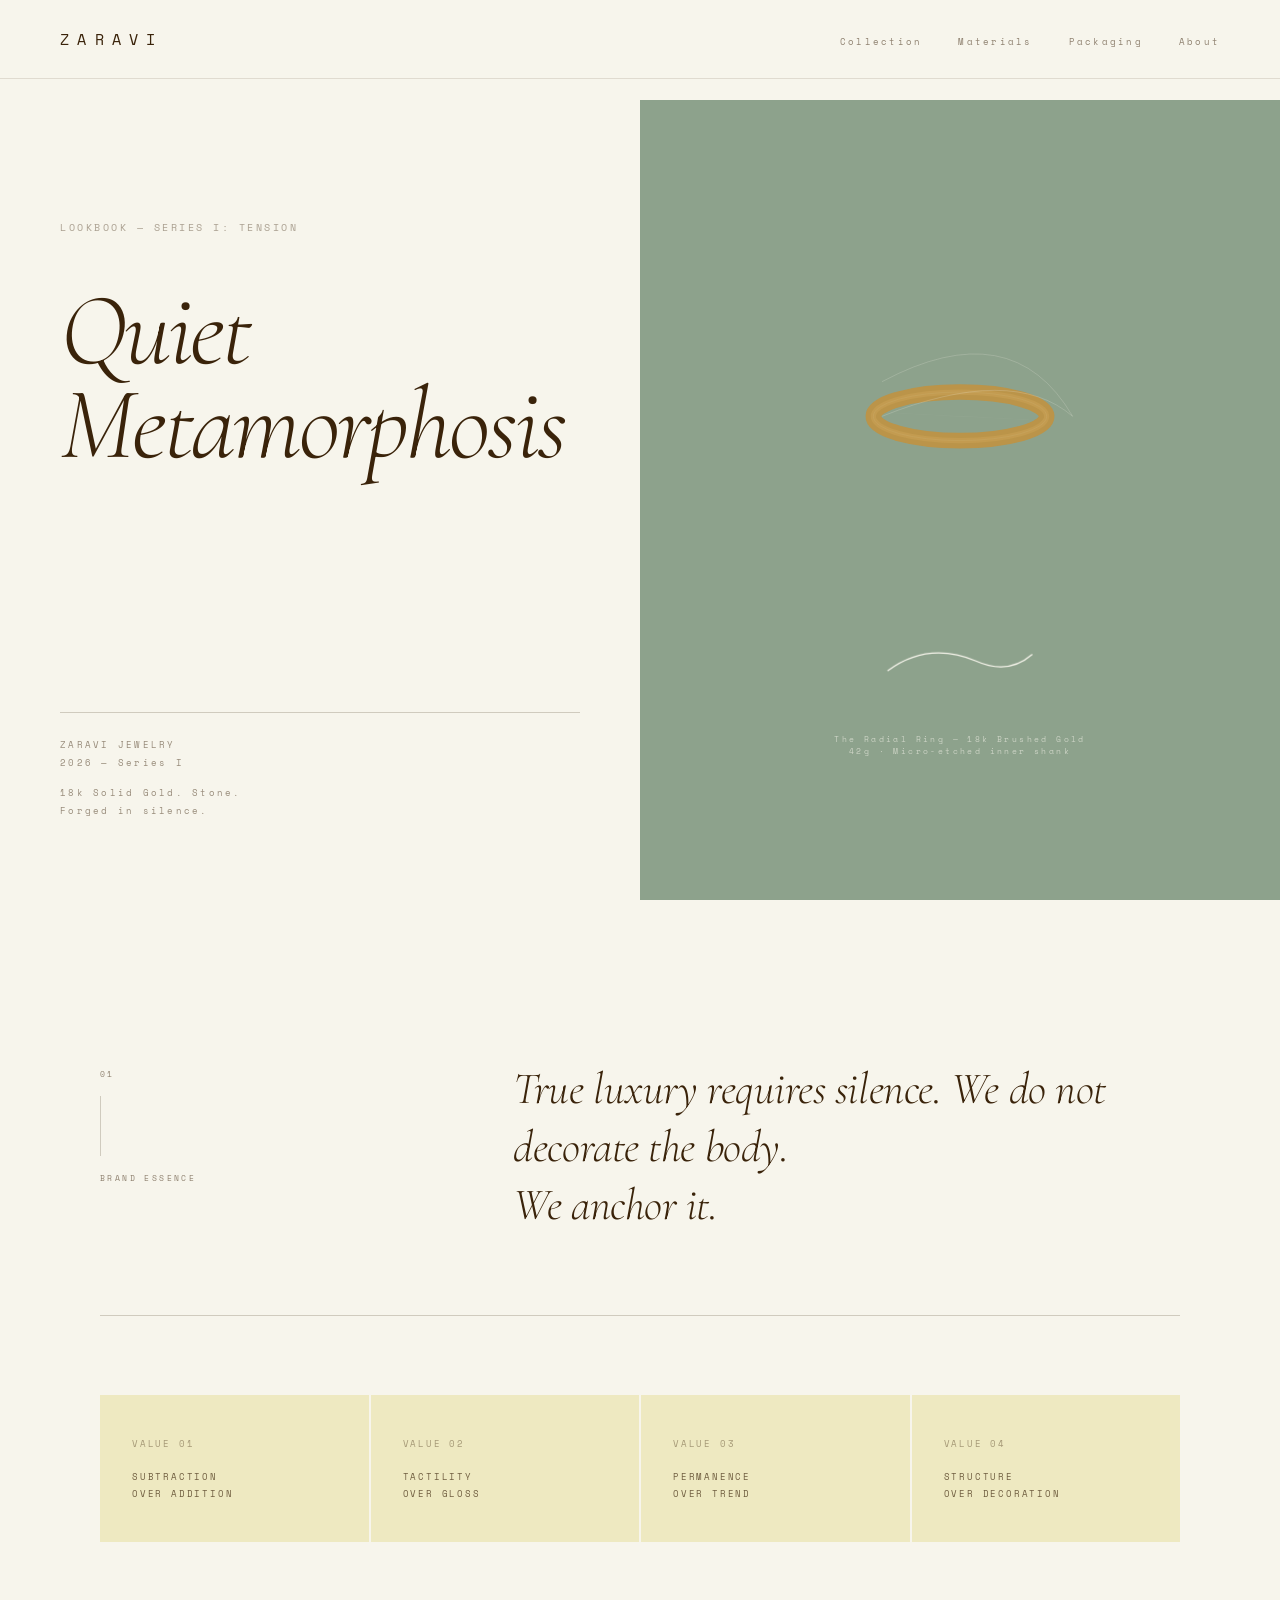
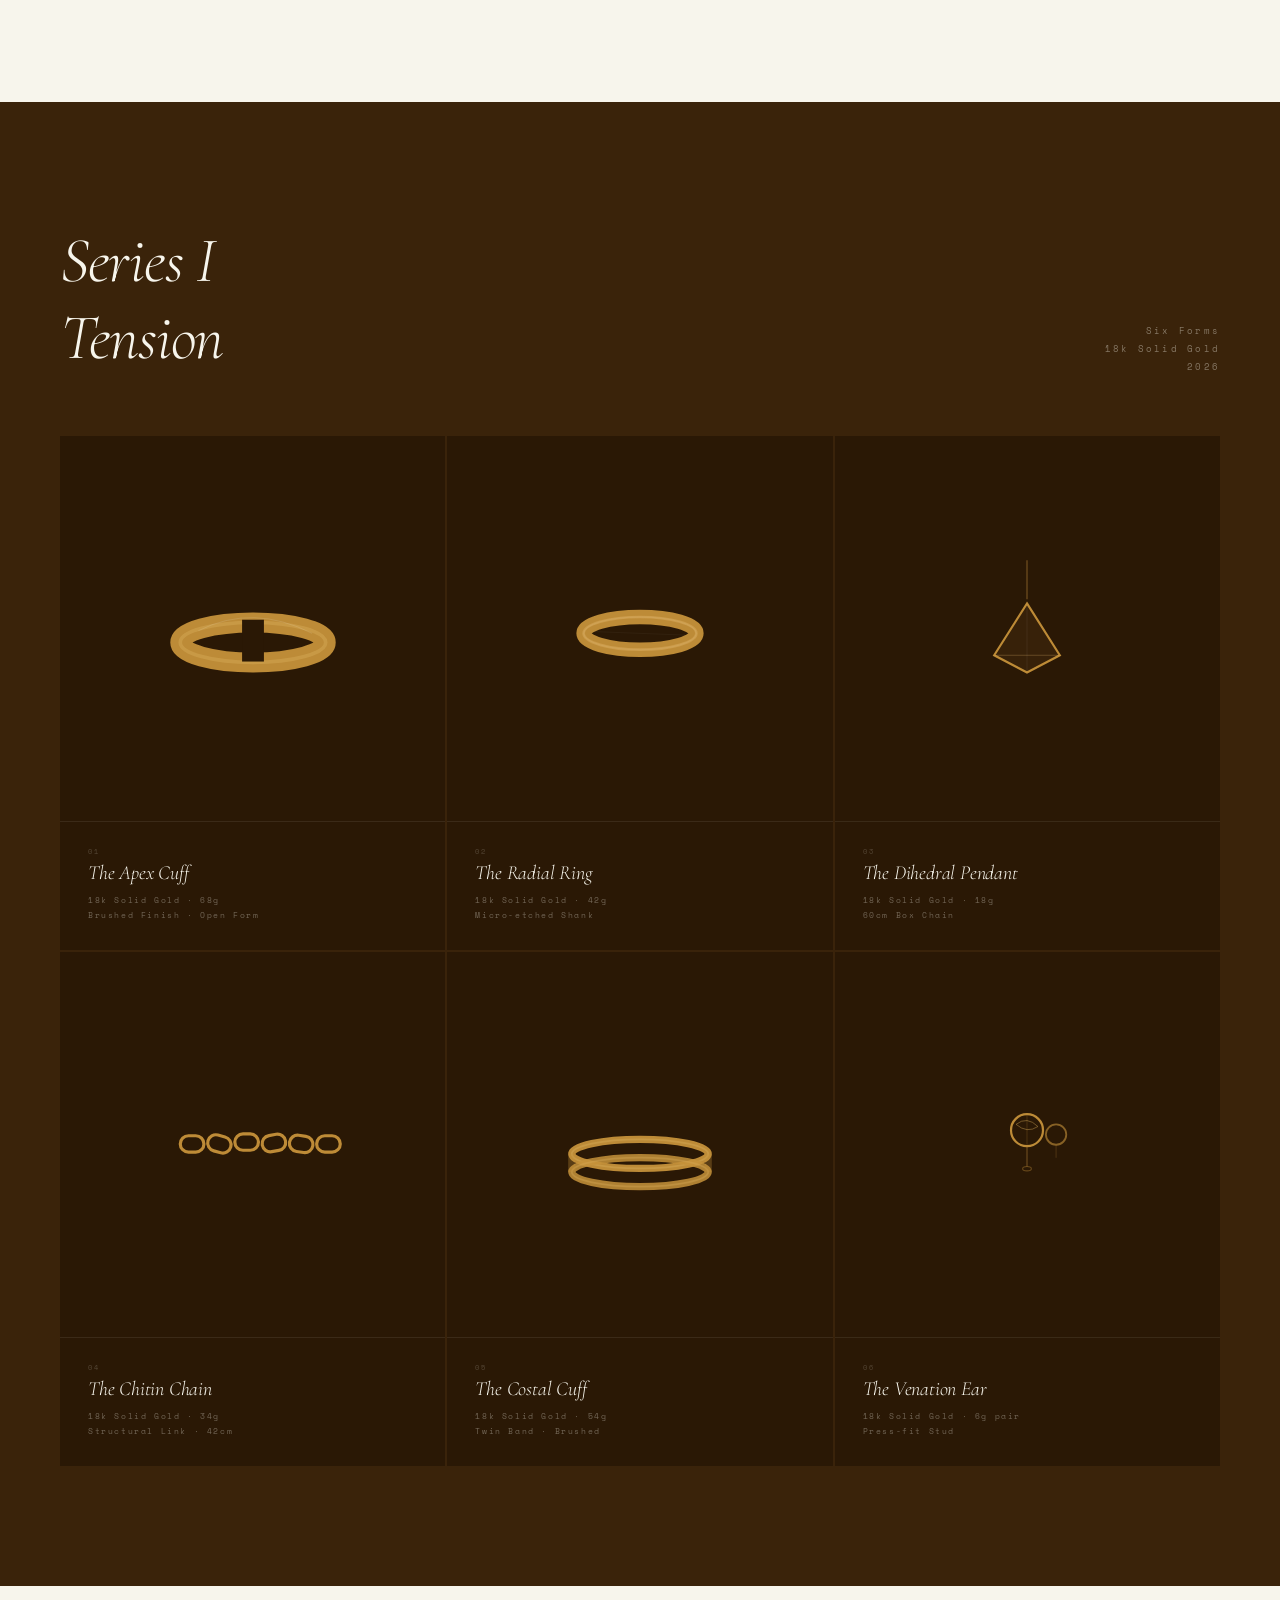
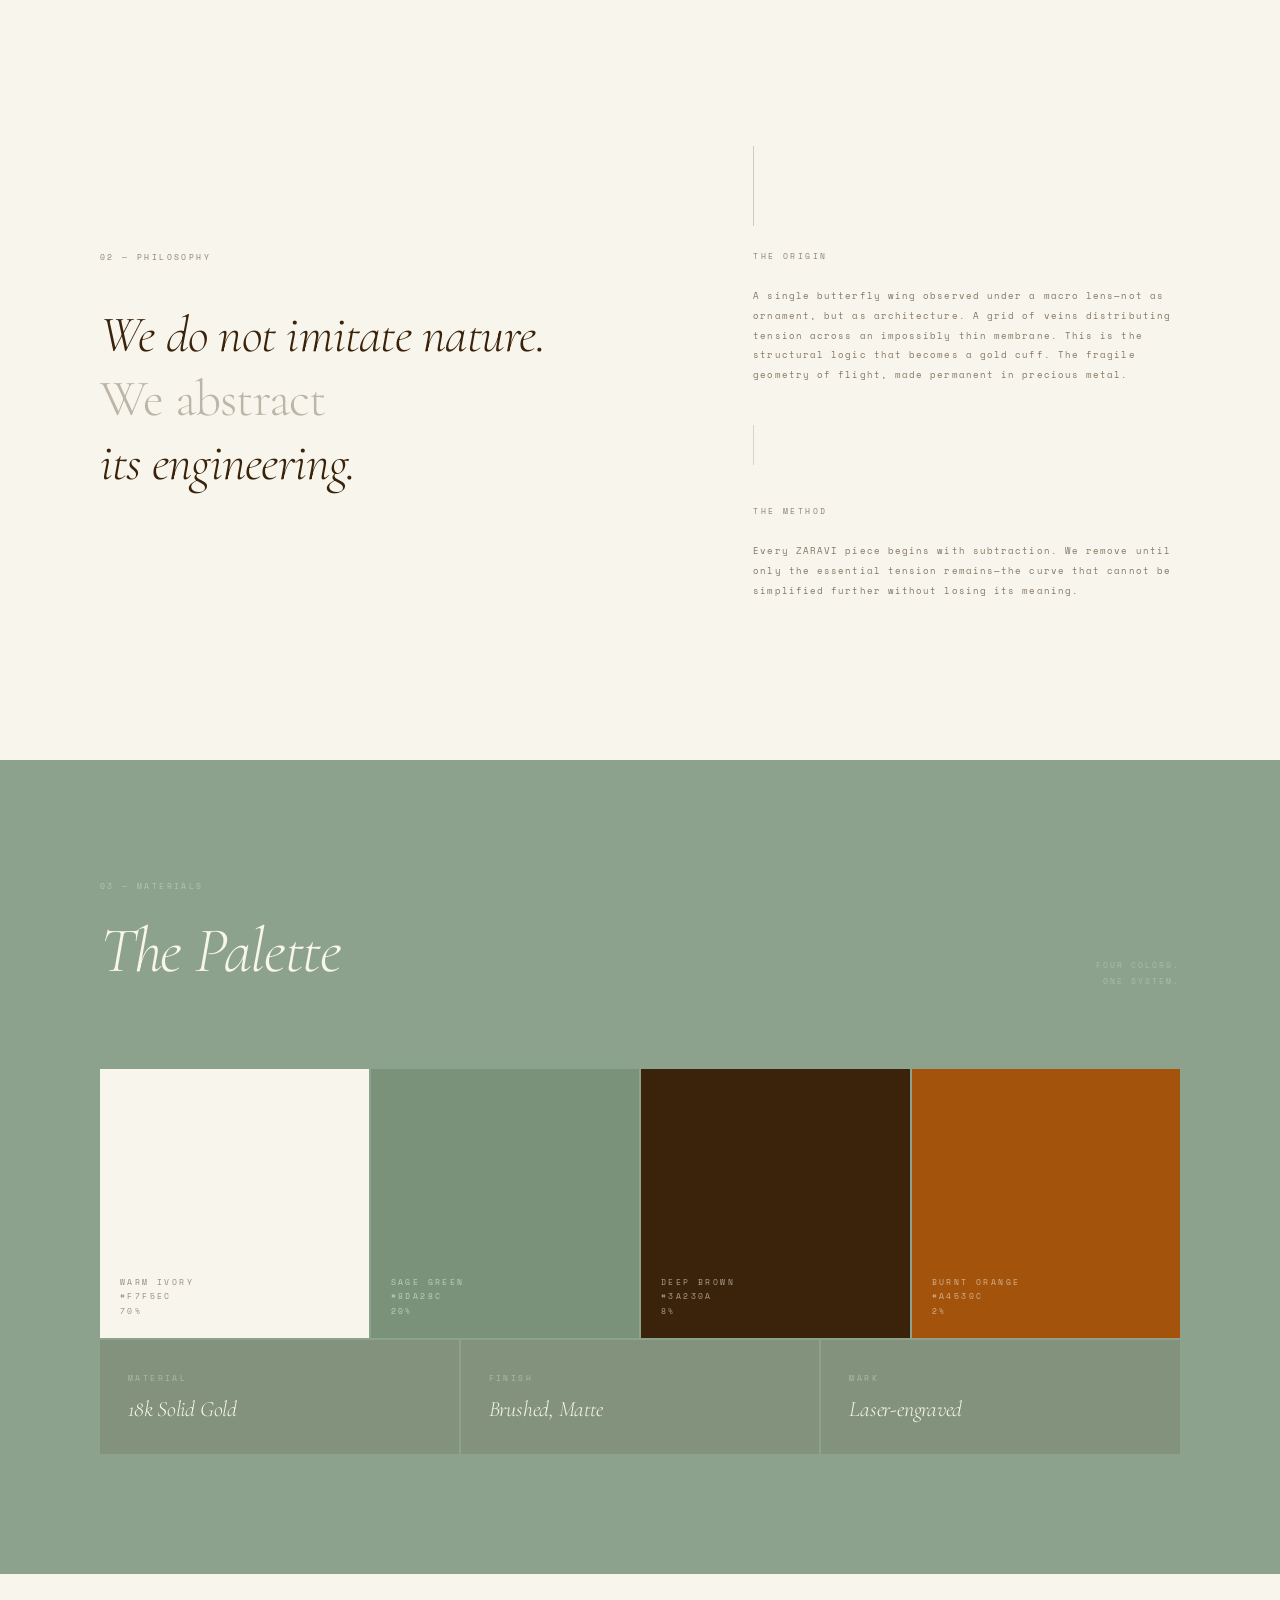
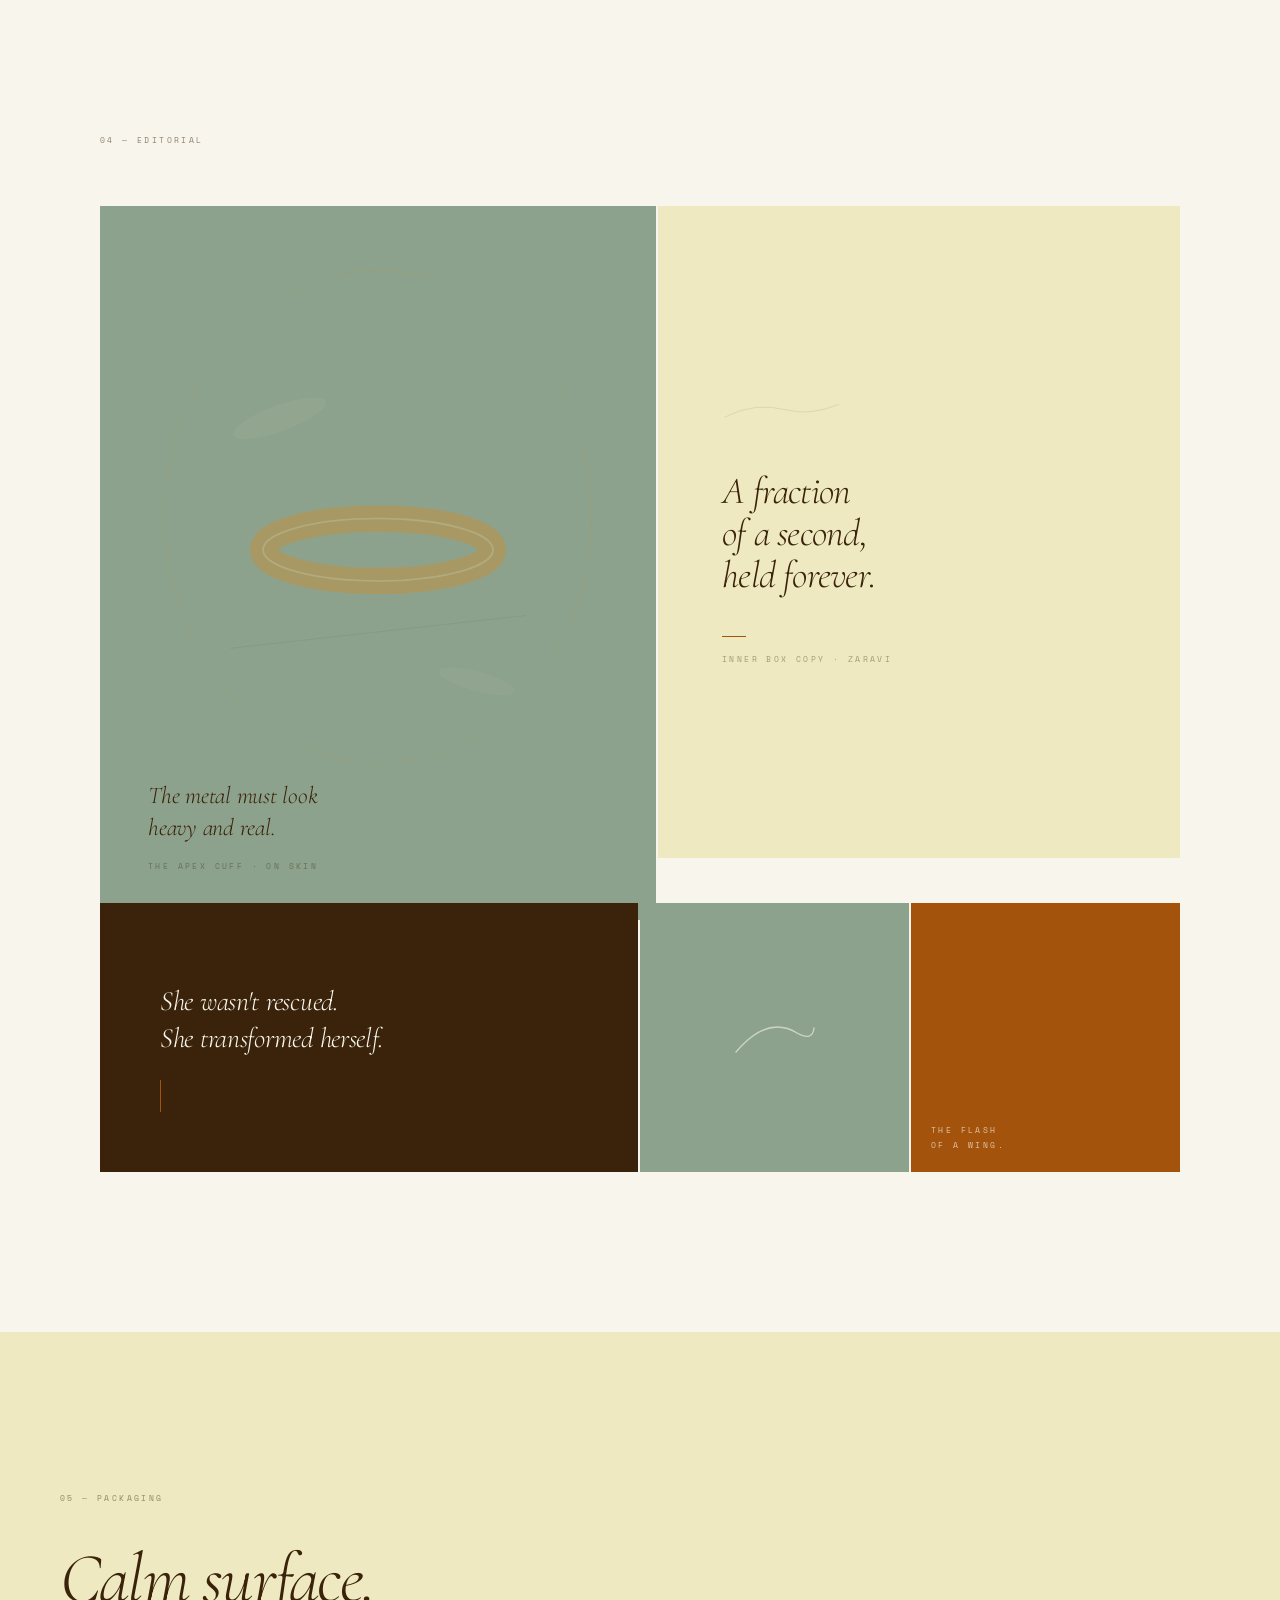
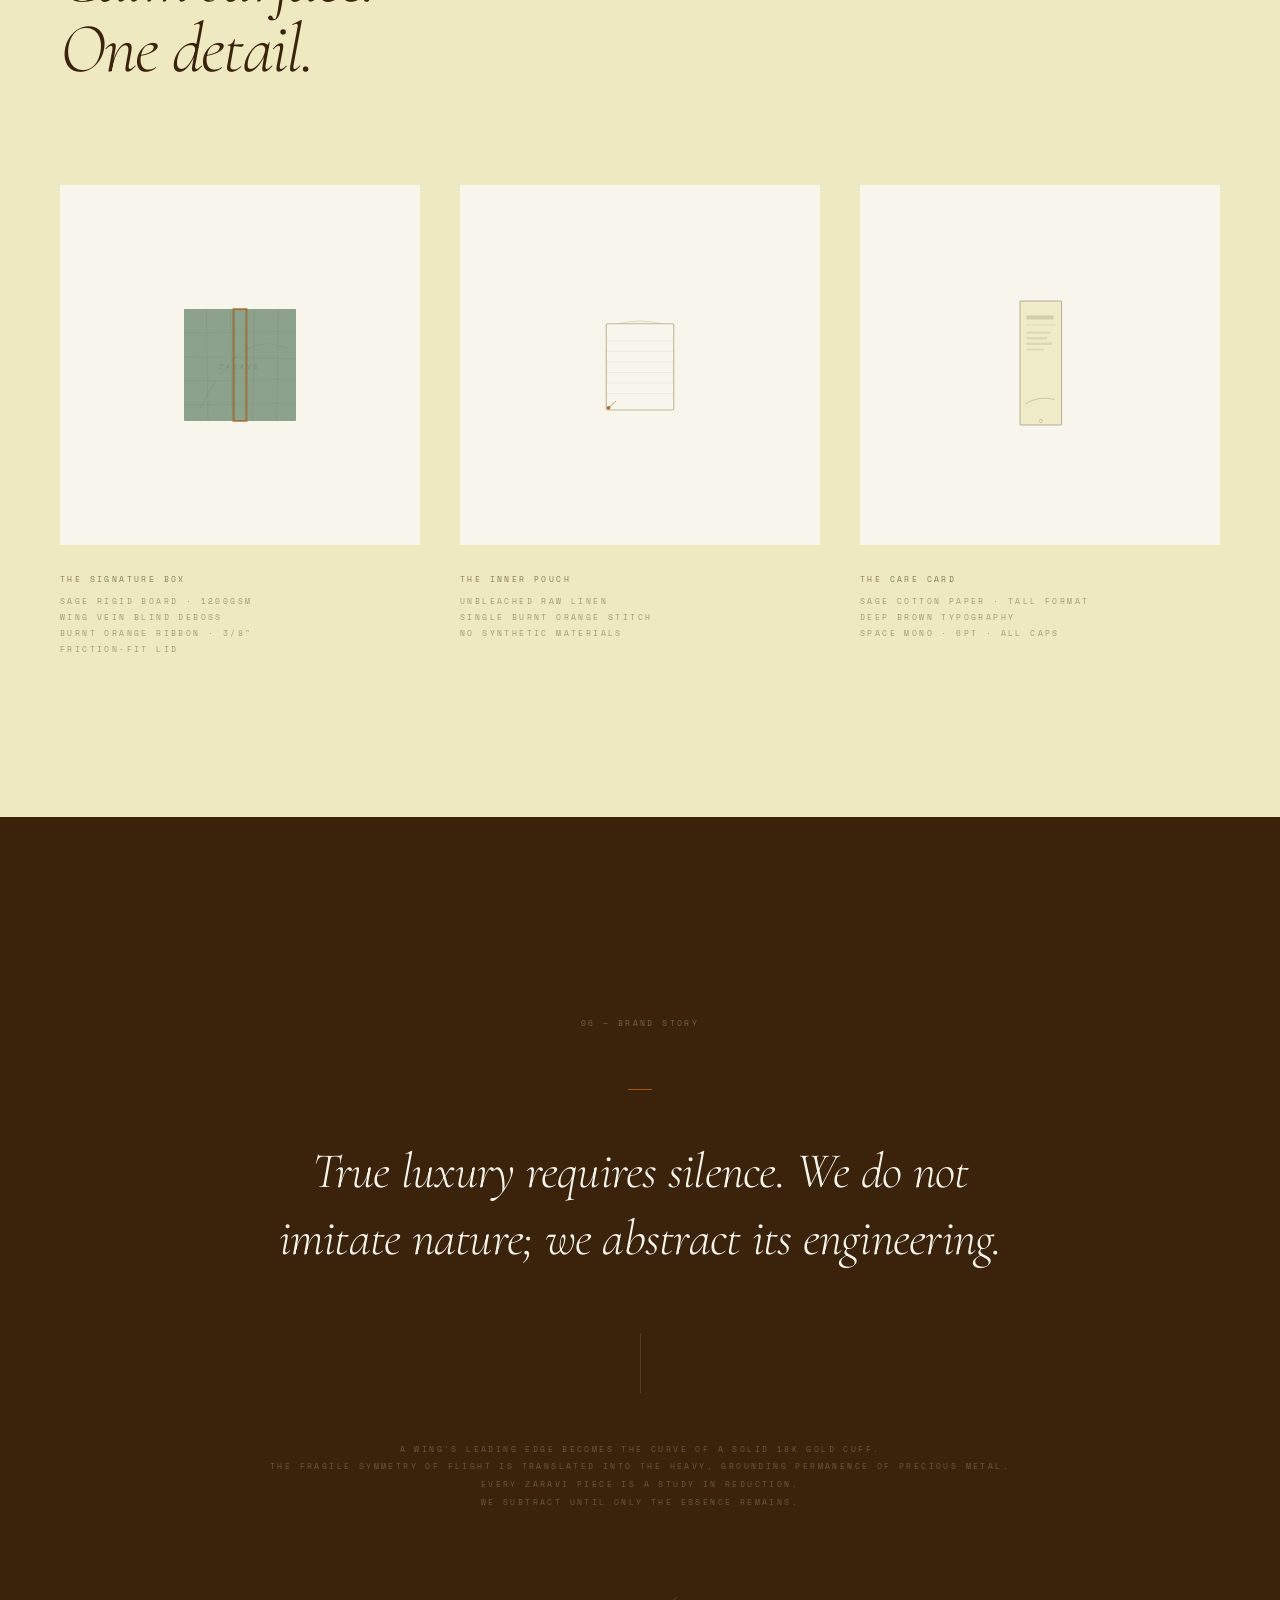
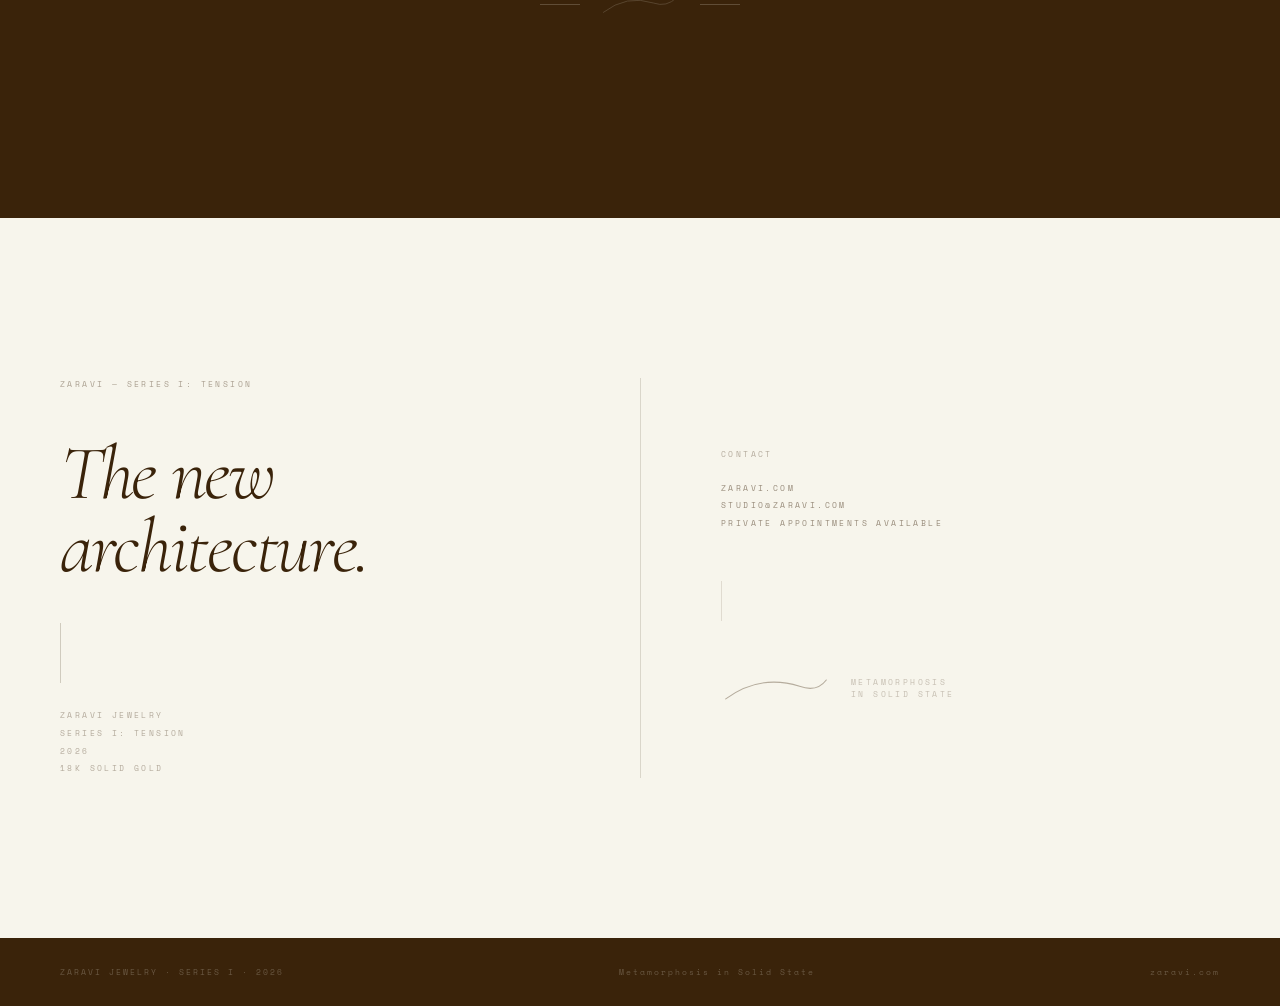
<file: zaravi-lookbook.html>
<!DOCTYPE html>
<html lang="en">
<head>
<meta charset="UTF-8">
<meta name="viewport" content="width=device-width, initial-scale=1.0">
<title>ZARAVI — Lookbook 2026</title>
<link rel="preconnect" href="https://fonts.googleapis.com">
<link href="https://fonts.googleapis.com/css2?family=Cormorant+Garamond:ital,wght@0,300;0,400;1,300;1,400&family=Space+Mono:wght@400;700&display=swap" rel="stylesheet">
<style>
  /* ─── TOKENS ─────────────────────────────────────────────── */
  :root {
    --ivory:      #F7F5EC;
    --ivory-deep: #EEE9C1;
    --sage:       #8DA28C;
    --brown:      #3A230A;
    --orange:     #A4530C;
    --serif:      'Cormorant Garamond', Georgia, serif;
    --mono:       'Space Mono', monospace;
  }

  /* ─── RESET & BASE ───────────────────────────────────────── */
  *, *::before, *::after { box-sizing: border-box; margin: 0; padding: 0; }
  html { scroll-behavior: smooth; }

  body {
    background: var(--ivory);
    color: var(--brown);
    font-family: var(--serif);
    font-weight: 300;
    -webkit-font-smoothing: antialiased;
    overflow-x: hidden;
  }

  /* ─── TYPOGRAPHY ─────────────────────────────────────────── */
  .display {
    font-family: var(--serif);
    font-weight: 300;
    font-style: italic;
    line-height: 1.0;
    letter-spacing: -0.02em;
  }
  .mono {
    font-family: var(--mono);
    font-size: 10px;
    letter-spacing: 0.25em;
    text-transform: uppercase;
  }
  .mono-sm {
    font-family: var(--mono);
    font-size: 8px;
    letter-spacing: 0.3em;
    text-transform: uppercase;
    opacity: 0.55;
  }

  /* ─── LAYOUT PRIMITIVES ──────────────────────────────────── */
  .page {
    min-height: 100vh;
    display: flex;
    flex-direction: column;
    position: relative;
  }
  .full-bleed { width: 100%; }
  .constrain { max-width: 1200px; margin: 0 auto; padding: 0 60px; }
  .hr-fine { width: 100%; height: 0.5px; background: var(--brown); opacity: 0.2; }
  .dot { display: inline-block; width: 3px; height: 3px; border-radius: 50%; background: var(--brown); vertical-align: middle; opacity: 0.4; margin: 0 12px; }

  /* ─── HEADER / NAV ───────────────────────────────────────── */
  nav {
    position: fixed;
    top: 0; left: 0; right: 0;
    z-index: 100;
    padding: 28px 60px;
    display: flex;
    justify-content: space-between;
    align-items: flex-end;
    background: var(--ivory);
    border-bottom: 0.5px solid rgba(58,35,10,0.12);
  }
  .nav-wordmark {
    font-family: var(--mono);
    font-size: 15px;
    letter-spacing: 0.55em;
    color: var(--brown);
    text-decoration: none;
  }
  .nav-links {
    display: flex;
    gap: 36px;
    list-style: none;
  }
  .nav-links a {
    font-family: var(--mono);
    font-size: 9px;
    letter-spacing: 0.25em;
    color: var(--brown);
    text-decoration: none;
    opacity: 0.55;
    transition: opacity 0.4s;
  }
  .nav-links a:hover { opacity: 1; }

  /* ─── WING MARK SVG ──────────────────────────────────────── */
  .wing-mark {
    display: block;
  }

  /* ─── PAGE 01: COVER ─────────────────────────────────────── */
  #cover {
    min-height: 100vh;
    display: grid;
    grid-template-columns: 1fr 1fr;
    padding-top: 100px;
  }
  .cover-left {
    padding: 120px 60px 80px 60px;
    display: flex;
    flex-direction: column;
    justify-content: space-between;
  }
  .cover-headline {
    font-size: clamp(72px, 8vw, 120px);
    line-height: 0.92;
    letter-spacing: -0.03em;
    font-weight: 300;
  }
  .cover-headline em { font-style: italic; }
  .cover-sub {
    margin-top: 60px;
  }
  .cover-sub p {
    font-family: var(--mono);
    font-size: 9px;
    letter-spacing: 0.25em;
    opacity: 0.5;
    line-height: 2;
  }
  .cover-right {
    background: var(--sage);
    display: flex;
    align-items: center;
    justify-content: center;
    position: relative;
    overflow: hidden;
  }
  .cover-right-inner {
    width: 100%;
    height: 100%;
    display: flex;
    flex-direction: column;
    align-items: center;
    justify-content: center;
    gap: 48px;
    padding: 80px;
  }
  .gold-ring-svg {
    opacity: 0.9;
  }
  .cover-caption {
    font-family: var(--mono);
    font-size: 8px;
    letter-spacing: 0.3em;
    color: var(--ivory);
    opacity: 0.6;
    text-align: center;
  }

  /* ─── PAGE 02: ESSENCE ───────────────────────────────────── */
  #essence {
    padding: 160px 60px;
    max-width: 1200px;
    margin: 0 auto;
    width: 100%;
  }
  .essence-grid {
    display: grid;
    grid-template-columns: 1fr 2fr;
    gap: 80px;
    align-items: start;
  }
  .essence-label {
    padding-top: 8px;
  }
  .essence-text {
    font-size: clamp(32px, 3.5vw, 52px);
    font-style: italic;
    font-weight: 300;
    line-height: 1.3;
    letter-spacing: -0.01em;
  }
  .essence-manifesto {
    margin-top: 80px;
    display: grid;
    grid-template-columns: repeat(4, 1fr);
    gap: 2px;
  }
  .manifesto-item {
    background: var(--ivory-deep);
    padding: 40px 32px;
  }
  .manifesto-item p {
    font-family: var(--mono);
    font-size: 9px;
    letter-spacing: 0.2em;
    line-height: 1.9;
    opacity: 0.7;
    text-transform: uppercase;
  }

  /* ─── PAGE 03: COLLECTION ────────────────────────────────── */
  #collection {
    background: var(--brown);
    padding: 120px 60px;
  }
  .collection-header {
    display: flex;
    justify-content: space-between;
    align-items: flex-end;
    margin-bottom: 80px;
    max-width: 1200px;
    margin-left: auto;
    margin-right: auto;
  }
  .collection-title {
    font-size: clamp(48px, 5vw, 72px);
    color: var(--ivory);
    font-weight: 300;
    font-style: italic;
    letter-spacing: -0.02em;
  }
  .collection-sub {
    font-family: var(--mono);
    font-size: 9px;
    color: var(--ivory);
    opacity: 0.4;
    letter-spacing: 0.25em;
    text-align: right;
    line-height: 2;
  }
  .collection-grid {
    max-width: 1200px;
    margin: 0 auto;
    display: grid;
    grid-template-columns: repeat(3, 1fr);
    gap: 2px;
  }
  .product-card {
    background: #2a1805;
    padding: 0;
    position: relative;
    overflow: hidden;
    aspect-ratio: 3/4;
    display: flex;
    flex-direction: column;
  }
  .product-visual {
    flex: 1;
    display: flex;
    align-items: center;
    justify-content: center;
    padding: 48px 36px;
  }
  .product-info {
    padding: 24px 28px 28px;
    border-top: 0.5px solid rgba(247,245,236,0.08);
  }
  .product-name {
    font-family: var(--serif);
    font-style: italic;
    font-weight: 300;
    font-size: 20px;
    color: var(--ivory);
    margin-bottom: 8px;
    letter-spacing: -0.01em;
  }
  .product-spec {
    font-family: var(--mono);
    font-size: 8px;
    letter-spacing: 0.2em;
    color: var(--ivory);
    opacity: 0.35;
    line-height: 1.8;
  }
  .product-number {
    font-family: var(--mono);
    font-size: 7px;
    letter-spacing: 0.3em;
    color: var(--ivory);
    opacity: 0.2;
    margin-bottom: 4px;
  }

  /* ─── PAGE 04: PHILOSOPHY ────────────────────────────────── */
  #philosophy {
    padding: 160px 60px;
    max-width: 1200px;
    margin: 0 auto;
  }
  .philosophy-layout {
    display: grid;
    grid-template-columns: 5fr 4fr;
    gap: 120px;
    align-items: center;
  }
  .philosophy-quote {
    font-size: clamp(36px, 4vw, 58px);
    font-style: italic;
    font-weight: 300;
    line-height: 1.25;
    letter-spacing: -0.015em;
  }
  .philosophy-quote strong {
    font-weight: 300;
    font-style: normal;
    opacity: 0.3;
  }
  .philosophy-right {}
  .philosophy-body {
    font-family: var(--mono);
    font-size: 9px;
    letter-spacing: 0.12em;
    line-height: 2.2;
    opacity: 0.6;
    margin-top: 24px;
  }
  .philosophy-divider {
    width: 1px;
    height: 80px;
    background: var(--brown);
    opacity: 0.2;
    margin-bottom: 24px;
  }

  /* ─── PAGE 05: MATERIALS ─────────────────────────────────── */
  #materials {
    background: var(--sage);
    padding: 120px 0;
    overflow: hidden;
  }
  .materials-inner {
    max-width: 1200px;
    margin: 0 auto;
    padding: 0 60px;
  }
  .materials-header {
    margin-bottom: 80px;
    display: flex;
    justify-content: space-between;
    align-items: flex-end;
  }
  .materials-title {
    font-size: clamp(48px, 5vw, 72px);
    color: var(--ivory);
    font-weight: 300;
    font-style: italic;
    letter-spacing: -0.02em;
  }
  .materials-grid {
    display: grid;
    grid-template-columns: repeat(4, 1fr);
    gap: 2px;
  }
  .material-swatch {
    aspect-ratio: 1;
    display: flex;
    flex-direction: column;
    justify-content: flex-end;
    padding: 20px;
    position: relative;
  }
  .material-swatch.s-ivory { background: var(--ivory); }
  .material-swatch.s-sage  { background: #7A9279; }
  .material-swatch.s-brown { background: var(--brown); }
  .material-swatch.s-gold  { background: #C6923A; }
  .material-label {
    font-family: var(--mono);
    font-size: 7px;
    letter-spacing: 0.3em;
    line-height: 1.8;
  }
  .material-swatch.s-ivory .material-label,
  .material-swatch.s-sage .material-label  { color: var(--brown); opacity: 0.6; }
  .material-swatch.s-brown .material-label,
  .material-swatch.s-gold .material-label  { color: var(--ivory); opacity: 0.6; }

  .materials-specs {
    margin-top: 2px;
    display: grid;
    grid-template-columns: repeat(3, 1fr);
    gap: 2px;
  }
  .spec-block {
    background: rgba(58,35,10,0.12);
    padding: 32px 28px;
  }
  .spec-title {
    font-family: var(--mono);
    font-size: 8px;
    letter-spacing: 0.25em;
    color: var(--ivory);
    opacity: 0.5;
    margin-bottom: 12px;
  }
  .spec-value {
    font-family: var(--serif);
    font-style: italic;
    font-size: 22px;
    color: var(--ivory);
    font-weight: 300;
    letter-spacing: -0.01em;
  }

  /* ─── PAGE 06: EDITORIAL ─────────────────────────────────── */
  #editorial {
    padding: 160px 60px;
    max-width: 1200px;
    margin: 0 auto;
  }
  .editorial-hero {
    display: grid;
    grid-template-columns: 1fr 1fr;
    gap: 2px;
    margin-bottom: 2px;
  }
  .editorial-block {
    aspect-ratio: 4/5;
    display: flex;
    align-items: flex-end;
    padding: 40px;
    position: relative;
    overflow: hidden;
  }
  .editorial-block.e-sage { background: var(--sage); }
  .editorial-block.e-ivory { background: var(--ivory-deep); }
  .editorial-block.e-brown { background: var(--brown); }
  .editorial-block-text {
    position: relative;
    z-index: 2;
  }
  .editorial-block-text p {
    font-family: var(--serif);
    font-style: italic;
    font-weight: 300;
    font-size: 26px;
    line-height: 1.3;
    letter-spacing: -0.01em;
  }
  .editorial-block.e-sage .editorial-block-text p,
  .editorial-block.e-ivory .editorial-block-text p { color: var(--brown); }
  .editorial-block.e-brown .editorial-block-text p { color: var(--ivory); }
  .editorial-sub-grid {
    display: grid;
    grid-template-columns: 2fr 1fr 1fr;
    gap: 2px;
  }
  .editorial-wide {
    aspect-ratio: 16/9;
    background: var(--ivory-deep);
    display: flex;
    align-items: center;
    justify-content: center;
    padding: 60px;
    position: relative;
  }
  .editorial-narrow {
    aspect-ratio: 1;
  }
  .editorial-narrow.e-sage { background: var(--sage); }
  .editorial-narrow.e-brown { background: var(--brown); }

  /* ─── PAGE 07: PACKAGING ─────────────────────────────────── */
  #packaging {
    background: var(--ivory-deep);
    padding: 160px 60px;
  }
  .packaging-inner {
    max-width: 1200px;
    margin: 0 auto;
  }
  .packaging-header {
    margin-bottom: 100px;
  }
  .packaging-title {
    font-size: clamp(52px, 5.5vw, 80px);
    font-style: italic;
    font-weight: 300;
    letter-spacing: -0.025em;
    line-height: 1.0;
    max-width: 700px;
  }
  .packaging-grid {
    display: grid;
    grid-template-columns: repeat(3, 1fr);
    gap: 40px;
    align-items: start;
  }
  .package-item {}
  .package-visual {
    margin-bottom: 24px;
    display: flex;
    align-items: center;
    justify-content: center;
  }
  .package-label {
    font-family: var(--mono);
    font-size: 8px;
    letter-spacing: 0.25em;
    opacity: 0.5;
    margin-bottom: 8px;
  }
  .package-desc {
    font-family: var(--mono);
    font-size: 8px;
    letter-spacing: 0.12em;
    line-height: 2;
    opacity: 0.45;
  }

  /* ─── PAGE 08: STORY ─────────────────────────────────────── */
  #story {
    background: var(--brown);
    padding: 200px 60px;
    text-align: center;
  }
  .story-inner {
    max-width: 780px;
    margin: 0 auto;
  }
  .story-eyebrow {
    font-family: var(--mono);
    font-size: 8px;
    letter-spacing: 0.35em;
    color: var(--ivory);
    opacity: 0.4;
    margin-bottom: 60px;
  }
  .story-quote {
    font-size: clamp(28px, 4vw, 50px);
    font-style: italic;
    font-weight: 300;
    color: var(--ivory);
    line-height: 1.35;
    letter-spacing: -0.015em;
    margin-bottom: 60px;
  }
  .story-attribution {
    font-family: var(--mono);
    font-size: 8px;
    letter-spacing: 0.3em;
    color: var(--ivory);
    opacity: 0.3;
  }
  .orange-dash {
    display: block;
    width: 24px;
    height: 1px;
    background: var(--orange);
    margin: 0 auto 20px;
  }

  /* ─── PAGE 09: CLOSING ───────────────────────────────────── */
  #closing {
    padding: 160px 60px;
    display: grid;
    grid-template-columns: 1fr 1fr;
    gap: 0;
    min-height: 80vh;
    max-width: 100%;
  }
  .closing-left {
    padding-right: 80px;
    display: flex;
    flex-direction: column;
    justify-content: space-between;
  }
  .closing-title {
    font-size: clamp(52px, 6vw, 88px);
    font-style: italic;
    font-weight: 300;
    line-height: 0.95;
    letter-spacing: -0.03em;
  }
  .closing-details {
    font-family: var(--mono);
    font-size: 8px;
    letter-spacing: 0.2em;
    line-height: 2.2;
    opacity: 0.45;
  }
  .closing-right {
    border-left: 0.5px solid rgba(58,35,10,0.15);
    padding-left: 80px;
    display: flex;
    flex-direction: column;
    justify-content: center;
    gap: 48px;
  }
  .closing-contact p {
    font-family: var(--mono);
    font-size: 9px;
    letter-spacing: 0.2em;
    line-height: 2;
    opacity: 0.6;
  }
  .closing-wing {
    display: flex;
    align-items: center;
    gap: 16px;
  }

  /* ─── FOOTER ─────────────────────────────────────────────── */
  footer {
    background: var(--brown);
    padding: 28px 60px;
    display: flex;
    justify-content: space-between;
    align-items: center;
  }
  footer span {
    font-family: var(--mono);
    font-size: 8px;
    letter-spacing: 0.25em;
    color: var(--ivory);
    opacity: 0.25;
  }

  /* ─── DECORATIVE ELEMENTS ────────────────────────────────── */
  .vein-overlay {
    position: absolute;
    top: 0; left: 0; right: 0; bottom: 0;
    opacity: 0.04;
    pointer-events: none;
  }

  /* ─── ANIMATIONS ─────────────────────────────────────────── */
  @keyframes drawWing {
    from { stroke-dashoffset: 600; opacity: 0; }
    to   { stroke-dashoffset: 0;   opacity: 1; }
  }
  .wing-animated {
    stroke-dasharray: 600;
    stroke-dashoffset: 600;
    animation: drawWing 2.4s cubic-bezier(0.25, 0.46, 0.45, 0.94) 0.4s forwards;
  }
  @keyframes fadeUp {
    from { opacity: 0; transform: translateY(20px); }
    to   { opacity: 1; transform: translateY(0); }
  }
  .fade-up { opacity: 0; animation: fadeUp 1.2s ease 0.8s forwards; }
  .fade-up-2 { opacity: 0; animation: fadeUp 1.2s ease 1.2s forwards; }

  @media (max-width: 900px) {
    #cover, .essence-grid, .philosophy-layout, .collection-grid,
    .materials-grid, .editorial-hero, .packaging-grid, #closing {
      grid-template-columns: 1fr;
    }
    .cover-right { min-height: 50vw; }
    nav { padding: 20px 24px; }
    .constrain, #essence, #philosophy, #editorial, #packaging, #closing,
    #collection, #story, .materials-inner { padding-left: 24px; padding-right: 24px; }
    .manifesto-item { padding: 28px 20px; }
    .essence-manifesto { grid-template-columns: 1fr 1fr; }
    .editorial-sub-grid { grid-template-columns: 1fr; }
    .closing-right { border-left: none; border-top: 0.5px solid rgba(58,35,10,0.15); padding-left: 0; padding-top: 48px; }
    .closing-left { padding-right: 0; }
    .materials-specs { grid-template-columns: 1fr 1fr; }
  }
</style>
</head>
<body>

<!-- NAV -->
<nav>
  <a href="#cover" class="nav-wordmark">ZARAVI</a>
  <ul class="nav-links">
    <li><a href="#collection">Collection</a></li>
    <li><a href="#materials">Materials</a></li>
    <li><a href="#packaging">Packaging</a></li>
    <li><a href="#story">About</a></li>
  </ul>
</nav>

<!-- ═══════════════════════════════════════════════════════════
     01 — COVER
═══════════════════════════════════════════════════════════ -->
<section id="cover" class="page">
  <div class="cover-left">
    <div>
      <p class="mono" style="opacity:0.4; margin-bottom: 48px;">Lookbook — Series I: Tension</p>
      <h1 class="cover-headline display fade-up">
        Quiet<br><em>Metamor&shy;phosis</em>
      </h1>
    </div>
    <div class="cover-sub fade-up-2">
      <div class="hr-fine" style="margin-bottom: 24px;"></div>
      <p>ZARAVI JEWELRY</p>
      <p>2026 — Series I</p>
      <p style="margin-top:12px;">18k Solid Gold. Stone.</p>
      <p>Forged in silence.</p>
    </div>
  </div>

  <div class="cover-right">
    <!-- Abstract wing mark, large, white -->
    <div class="cover-right-inner">
      <svg class="gold-ring-svg" viewBox="0 0 300 400" width="260" xmlns="http://www.w3.org/2000/svg">
        <!-- Abstract cuff / ring form in gold -->
        <ellipse cx="150" cy="200" rx="100" ry="28" fill="none" stroke="#C6923A" stroke-width="18" opacity="0.9"/>
        <ellipse cx="150" cy="200" rx="100" ry="28" fill="none" stroke="#D4A855" stroke-width="6" opacity="0.4"/>
        <!-- Wing curve overlaid -->
        <path d="M 60 160 Q 210 80 280 200 Q 210 140 60 200" fill="none" stroke="#F7F5EC" stroke-width="0.8" opacity="0.3"/>
        <!-- Hairline etching on band -->
        <ellipse cx="150" cy="200" rx="100" ry="28" fill="none" stroke="#F7F5EC" stroke-width="0.5" opacity="0.15"/>
        <!-- Surface texture suggestion -->
        <line x1="70" y1="196" x2="230" y2="204" stroke="#F7F5EC" stroke-width="0.4" opacity="0.1"/>
        <line x1="62" y1="200" x2="238" y2="200" stroke="#F7F5EC" stroke-width="0.3" opacity="0.08"/>
      </svg>

      <!-- Abstract wing mark -->
      <svg viewBox="0 0 200 60" width="160" xmlns="http://www.w3.org/2000/svg">
        <path
          class="wing-animated"
          d="M 10 42 Q 60 5 120 30 Q 160 48 190 22"
          fill="none"
          stroke="#F7F5EC"
          stroke-width="1.5"
          stroke-linecap="round"
          opacity="0.7"
        />
      </svg>

      <p class="cover-caption">The Radial Ring — 18k Brushed Gold<br>42g · Micro-etched inner shank</p>
    </div>
  </div>
</section>

<!-- ═══════════════════════════════════════════════════════════
     02 — ESSENCE
═══════════════════════════════════════════════════════════ -->
<section style="padding: 160px 60px; max-width: 1200px; margin: 0 auto; width: 100%;">
  <div class="essence-grid">
    <div class="essence-label">
      <p class="mono-sm">01</p>
      <div style="width: 0.5px; height: 60px; background: var(--brown); opacity: 0.2; margin: 16px 0;"></div>
      <p class="mono-sm">Brand Essence</p>
    </div>
    <div>
      <p class="essence-text display">
        True luxury requires silence. We do not decorate the body.<br>We anchor it.
      </p>
    </div>
  </div>

  <div class="hr-fine" style="margin: 80px 0 0;"></div>
  <div class="essence-manifesto">
    <div class="manifesto-item">
      <p class="mono-sm" style="margin-bottom:16px; opacity:0.4;">Value 01</p>
      <p>Subtraction<br>over addition</p>
    </div>
    <div class="manifesto-item">
      <p class="mono-sm" style="margin-bottom:16px; opacity:0.4;">Value 02</p>
      <p>Tactility<br>over gloss</p>
    </div>
    <div class="manifesto-item">
      <p class="mono-sm" style="margin-bottom:16px; opacity:0.4;">Value 03</p>
      <p>Permanence<br>over trend</p>
    </div>
    <div class="manifesto-item">
      <p class="mono-sm" style="margin-bottom:16px; opacity:0.4;">Value 04</p>
      <p>Structure<br>over decoration</p>
    </div>
  </div>
</section>

<!-- ═══════════════════════════════════════════════════════════
     03 — COLLECTION
═══════════════════════════════════════════════════════════ -->
<section id="collection" style="background: var(--brown); padding: 120px 60px;">
  <div style="max-width: 1200px; margin: 0 auto;">
    <div class="collection-header" style="margin-bottom: 60px; display: flex; justify-content: space-between; align-items: flex-end;">
      <h2 class="collection-title">Series I<br><em>Tension</em></h2>
      <div class="collection-sub">
        <p>Six Forms</p>
        <p>18k Solid Gold</p>
        <p>2026</p>
      </div>
    </div>

    <div class="collection-grid">
      <!-- Product 01: The Apex Cuff -->
      <div class="product-card">
        <div class="product-visual">
          <svg viewBox="0 0 220 180" width="200" xmlns="http://www.w3.org/2000/svg">
            <!-- Cuff / bangle form -->
            <ellipse cx="110" cy="105" rx="80" ry="22" fill="none" stroke="#C6923A" stroke-width="22" opacity="0.95"/>
            <ellipse cx="110" cy="105" rx="80" ry="22" fill="none" stroke="#D4A855" stroke-width="4" opacity="0.5"/>
            <!-- Opening gap suggestion -->
            <rect x="98" y="80" width="24" height="46" fill="#2a1805"/>
            <!-- Wing-curve etching -->
            <path d="M 50 92 Q 110 62 175 95" fill="none" stroke="#F7F5EC" stroke-width="0.7" opacity="0.2"/>
          </svg>
        </div>
        <div class="product-info">
          <p class="product-number">01</p>
          <p class="product-name">The Apex Cuff</p>
          <p class="product-spec">18k Solid Gold · 68g<br>Brushed Finish · Open Form</p>
        </div>
      </div>

      <!-- Product 02: The Radial Ring -->
      <div class="product-card">
        <div class="product-visual">
          <svg viewBox="0 0 220 180" width="200" xmlns="http://www.w3.org/2000/svg">
            <ellipse cx="110" cy="95" rx="62" ry="18" fill="none" stroke="#C6923A" stroke-width="16" opacity="0.95"/>
            <ellipse cx="110" cy="95" rx="62" ry="18" fill="none" stroke="#E0B46A" stroke-width="3" opacity="0.4"/>
            <!-- Etching lines on band -->
            <ellipse cx="110" cy="95" rx="62" ry="18" fill="none" stroke="#F7F5EC" stroke-width="0.5" opacity="0.15"/>
            <!-- Hairline vein mark -->
            <line x1="58" y1="93" x2="162" y2="97" stroke="#F7F5EC" stroke-width="0.4" opacity="0.1"/>
          </svg>
        </div>
        <div class="product-info">
          <p class="product-number">02</p>
          <p class="product-name">The Radial Ring</p>
          <p class="product-spec">18k Solid Gold · 42g<br>Micro-etched Shank</p>
        </div>
      </div>

      <!-- Product 03: The Dihedral Pendant -->
      <div class="product-card">
        <div class="product-visual">
          <svg viewBox="0 0 220 200" width="190" xmlns="http://www.w3.org/2000/svg">
            <!-- Chain -->
            <line x1="110" y1="20" x2="110" y2="65" stroke="#B8843A" stroke-width="1.2" opacity="0.6"/>
            <!-- Geometric pendant: dihedral abstraction -->
            <polygon points="110,70 148,130 110,150 72,130" fill="none" stroke="#C6923A" stroke-width="2.5" opacity="0.95"/>
            <polygon points="110,70 148,130 110,150 72,130" fill="#C6923A" opacity="0.08"/>
            <!-- Wing line bisecting -->
            <line x1="72" y1="130" x2="148" y2="130" stroke="#E0B46A" stroke-width="0.8" opacity="0.4"/>
            <line x1="110" y1="70" x2="110" y2="150" stroke="#F7F5EC" stroke-width="0.5" opacity="0.15"/>
          </svg>
        </div>
        <div class="product-info">
          <p class="product-number">03</p>
          <p class="product-name">The Dihedral Pendant</p>
          <p class="product-spec">18k Solid Gold · 18g<br>60cm Box Chain</p>
        </div>
      </div>

      <!-- Product 04: The Chitin Chain -->
      <div class="product-card">
        <div class="product-visual">
          <svg viewBox="0 0 220 180" width="200" xmlns="http://www.w3.org/2000/svg">
            <!-- Structural chain links — abstract geometric -->
            <g opacity="0.95">
              <rect x="30" y="80" width="26" height="18" rx="9" fill="none" stroke="#C6923A" stroke-width="3.5"/>
              <rect x="60" y="80" width="26" height="18" rx="9" fill="none" stroke="#C6923A" stroke-width="3.5" transform="rotate(15 73 89)"/>
              <rect x="90" y="78" width="26" height="18" rx="9" fill="none" stroke="#C6923A" stroke-width="3.5"/>
              <rect x="120" y="79" width="26" height="18" rx="9" fill="none" stroke="#C6923A" stroke-width="3.5" transform="rotate(-10 133 88)"/>
              <rect x="150" y="80" width="26" height="18" rx="9" fill="none" stroke="#C6923A" stroke-width="3.5" transform="rotate(8 163 89)"/>
              <rect x="180" y="80" width="26" height="18" rx="9" fill="none" stroke="#C6923A" stroke-width="3.5"/>
            </g>
          </svg>
        </div>
        <div class="product-info">
          <p class="product-number">04</p>
          <p class="product-name">The Chitin Chain</p>
          <p class="product-spec">18k Solid Gold · 34g<br>Structural Link · 42cm</p>
        </div>
      </div>

      <!-- Product 05: The Costal Cuff (narrow) -->
      <div class="product-card">
        <div class="product-visual">
          <svg viewBox="0 0 220 180" width="200" xmlns="http://www.w3.org/2000/svg">
            <!-- Narrow architectural cuff -->
            <ellipse cx="110" cy="100" rx="75" ry="16" fill="none" stroke="#C6923A" stroke-width="8" opacity="0.95"/>
            <ellipse cx="110" cy="100" rx="75" ry="16" fill="none" stroke="#D4A855" stroke-width="2" opacity="0.5"/>
            <!-- Second parallel cuff -->
            <ellipse cx="110" cy="120" rx="75" ry="16" fill="none" stroke="#C6923A" stroke-width="8" opacity="0.85"/>
            <ellipse cx="110" cy="120" rx="75" ry="16" fill="none" stroke="#D4A855" stroke-width="2" opacity="0.4"/>
            <!-- Connecting structural lines -->
            <line x1="35" y1="100" x2="35" y2="120" stroke="#C6923A" stroke-width="8" opacity="0.3"/>
            <line x1="185" y1="100" x2="185" y2="120" stroke="#C6923A" stroke-width="8" opacity="0.3"/>
          </svg>
        </div>
        <div class="product-info">
          <p class="product-number">05</p>
          <p class="product-name">The Costal Cuff</p>
          <p class="product-spec">18k Solid Gold · 54g<br>Twin Band · Brushed</p>
        </div>
      </div>

      <!-- Product 06: The Venation Ear -->
      <div class="product-card">
        <div class="product-visual">
          <svg viewBox="0 0 220 200" width="160" xmlns="http://www.w3.org/2000/svg">
            <!-- Ear stud / architectural form -->
            <circle cx="110" cy="80" r="22" fill="none" stroke="#C6923A" stroke-width="3" opacity="0.95"/>
            <!-- Wing vein pattern inside -->
            <path d="M 95 72 Q 110 60 125 75 Q 110 85 95 72" fill="none" stroke="#D4A855" stroke-width="1" opacity="0.6"/>
            <line x1="110" y1="58" x2="110" y2="102" stroke="#C6923A" stroke-width="1" opacity="0.3"/>
            <!-- Post -->
            <line x1="110" y1="102" x2="110" y2="130" stroke="#B8843A" stroke-width="1.5" opacity="0.5"/>
            <!-- Backing -->
            <ellipse cx="110" cy="133" rx="6" ry="3" fill="none" stroke="#C6923A" stroke-width="1.5" opacity="0.4"/>
            <!-- Second earring (pair) -->
            <circle cx="150" cy="86" r="14" fill="none" stroke="#C6923A" stroke-width="2.5" opacity="0.6"/>
            <line x1="150" y1="100" x2="150" y2="118" stroke="#B8843A" stroke-width="1" opacity="0.35"/>
          </svg>
        </div>
        <div class="product-info">
          <p class="product-number">06</p>
          <p class="product-name">The Venation Ear</p>
          <p class="product-spec">18k Solid Gold · 6g pair<br>Press-fit Stud</p>
        </div>
      </div>
    </div>
  </div>
</section>

<!-- ═══════════════════════════════════════════════════════════
     04 — PHILOSOPHY
═══════════════════════════════════════════════════════════ -->
<section id="philosophy" style="padding: 160px 60px; max-width: 1200px; margin: 0 auto;">
  <div class="philosophy-layout">
    <div>
      <p class="mono-sm" style="margin-bottom: 40px;">02 — Philosophy</p>
      <p class="philosophy-quote display">
        We do not imitate nature.<br>
        <strong>We abstract</strong><br>
        its engineering.
      </p>
    </div>
    <div class="philosophy-right">
      <div class="philosophy-divider"></div>
      <p class="mono-sm" style="margin-bottom: 16px;">The Origin</p>
      <p class="philosophy-body">
        A single butterfly wing observed under a macro lens—not as ornament, but as architecture. A grid of veins distributing tension across an impossibly thin membrane. This is the structural logic that becomes a gold cuff. The fragile geometry of flight, made permanent in precious metal.
      </p>
      <div style="width: 0.5px; height: 40px; background: var(--brown); opacity: 0.15; margin: 40px 0;"></div>
      <p class="mono-sm" style="margin-bottom: 16px;">The Method</p>
      <p class="philosophy-body">
        Every ZARAVI piece begins with subtraction. We remove until only the essential tension remains—the curve that cannot be simplified further without losing its meaning.
      </p>
    </div>
  </div>
</section>

<!-- ═══════════════════════════════════════════════════════════
     05 — MATERIALS
═══════════════════════════════════════════════════════════ -->
<section id="materials" style="background: var(--sage); padding: 120px 0; overflow: hidden;">
  <div style="max-width: 1200px; margin: 0 auto; padding: 0 60px;">
    <div style="display: flex; justify-content: space-between; align-items: flex-end; margin-bottom: 80px;">
      <div>
        <p class="mono-sm" style="color: var(--ivory); opacity: 0.4; margin-bottom: 20px;">03 — Materials</p>
        <h2 style="font-size: clamp(48px, 5vw, 72px); color: var(--ivory); font-weight: 300; font-style: italic; letter-spacing: -0.02em; font-family: var(--serif);">The Palette</h2>
      </div>
      <p class="mono" style="color: var(--ivory); opacity: 0.3; text-align: right; line-height: 2; font-size: 8px;">Four colors.<br>One system.</p>
    </div>

    <div style="display: grid; grid-template-columns: repeat(4, 1fr); gap: 2px; margin-bottom: 2px;">
      <div class="material-swatch s-ivory" style="aspect-ratio: 1; display: flex; flex-direction: column; justify-content: flex-end; padding: 20px;">
        <p class="mono-sm" style="color: var(--brown); opacity: 0.5; line-height: 1.8;">Warm Ivory<br>#F7F5EC<br>70%</p>
      </div>
      <div class="material-swatch s-sage" style="background: #7A9279; aspect-ratio: 1; display: flex; flex-direction: column; justify-content: flex-end; padding: 20px;">
        <p class="mono-sm" style="color: var(--ivory); opacity: 0.6; line-height: 1.8;">Sage Green<br>#8DA28C<br>20%</p>
      </div>
      <div class="material-swatch s-brown" style="background: var(--brown); aspect-ratio: 1; display: flex; flex-direction: column; justify-content: flex-end; padding: 20px;">
        <p class="mono-sm" style="color: var(--ivory); opacity: 0.6; line-height: 1.8;">Deep Brown<br>#3A230A<br>8%</p>
      </div>
      <div class="material-swatch s-gold" style="background: var(--orange); aspect-ratio: 1; display: flex; flex-direction: column; justify-content: flex-end; padding: 20px;">
        <p class="mono-sm" style="color: var(--ivory); opacity: 0.6; line-height: 1.8;">Burnt Orange<br>#A4530C<br>2%</p>
      </div>
    </div>

    <div style="display: grid; grid-template-columns: repeat(3, 1fr); gap: 2px;">
      <div style="background: rgba(58,35,10,0.12); padding: 32px 28px;">
        <p class="mono-sm" style="color: var(--ivory); opacity: 0.4; margin-bottom: 12px;">Material</p>
        <p style="font-family: var(--serif); font-style: italic; font-size: 22px; color: var(--ivory); font-weight: 300; letter-spacing: -0.01em;">18k Solid Gold</p>
      </div>
      <div style="background: rgba(58,35,10,0.12); padding: 32px 28px;">
        <p class="mono-sm" style="color: var(--ivory); opacity: 0.4; margin-bottom: 12px;">Finish</p>
        <p style="font-family: var(--serif); font-style: italic; font-size: 22px; color: var(--ivory); font-weight: 300; letter-spacing: -0.01em;">Brushed, Matte</p>
      </div>
      <div style="background: rgba(58,35,10,0.12); padding: 32px 28px;">
        <p class="mono-sm" style="color: var(--ivory); opacity: 0.4; margin-bottom: 12px;">Mark</p>
        <p style="font-family: var(--serif); font-style: italic; font-size: 22px; color: var(--ivory); font-weight: 300; letter-spacing: -0.01em;">Laser-engraved</p>
      </div>
    </div>
  </div>
</section>

<!-- ═══════════════════════════════════════════════════════════
     06 — EDITORIAL
═══════════════════════════════════════════════════════════ -->
<section id="editorial" style="padding: 160px 60px; max-width: 1200px; margin: 0 auto;">
  <p class="mono-sm" style="margin-bottom: 60px;">04 — Editorial</p>

  <div style="display: grid; grid-template-columns: 1fr 1fr; gap: 2px; margin-bottom: 2px;">
    <div style="background: var(--sage); aspect-ratio: 4/5; display: flex; flex-direction: column; justify-content: space-between; padding: 48px;">
      <!-- Atmospheric skin+gold scene -->
      <svg viewBox="0 0 280 320" width="100%" style="opacity: 0.6;" xmlns="http://www.w3.org/2000/svg">
        <!-- Blurred light atmosphere -->
        <ellipse cx="140" cy="160" rx="130" ry="150" fill="none" stroke="#C6923A" stroke-width="0.5" opacity="0.3"/>
        <!-- Cuff catching light -->
        <ellipse cx="140" cy="180" rx="70" ry="19" fill="none" stroke="#C6923A" stroke-width="16" opacity="0.8"/>
        <ellipse cx="140" cy="180" rx="70" ry="19" fill="none" stroke="#F7F5EC" stroke-width="1" opacity="0.3"/>
        <!-- Dappled light fragments -->
        <ellipse cx="80" cy="100" rx="30" ry="8" fill="#F7F5EC" opacity="0.06" transform="rotate(-20 80 100)"/>
        <ellipse cx="200" cy="260" rx="24" ry="6" fill="#F7F5EC" opacity="0.05" transform="rotate(15 200 260)"/>
        <!-- Shadow line -->
        <line x1="50" y1="240" x2="230" y2="220" stroke="#3A230A" stroke-width="0.5" opacity="0.12"/>
      </svg>
      <div>
        <p style="font-family: var(--serif); font-style: italic; font-weight: 300; font-size: 24px; color: var(--brown); line-height: 1.35; letter-spacing: -0.01em;">The metal must look<br>heavy and real.</p>
        <p class="mono-sm" style="margin-top: 16px; opacity: 0.4;">The Apex Cuff · On skin</p>
      </div>
    </div>

    <div style="background: var(--ivory-deep); aspect-ratio: 4/5; display: flex; flex-direction: column; justify-content: center; padding: 64px; position: relative; overflow: hidden;">
      <!-- Typography-only editorial panel -->
      <svg viewBox="0 0 300 60" width="120" style="margin-bottom: 48px; opacity: 0.15;" xmlns="http://www.w3.org/2000/svg">
        <path d="M 8 45 Q 80 6 165 28 Q 220 42 292 14" fill="none" stroke="#3A230A" stroke-width="1.5" stroke-linecap="round"/>
      </svg>
      <p style="font-family: var(--serif); font-style: italic; font-weight: 300; font-size: 38px; color: var(--brown); line-height: 1.1; letter-spacing: -0.02em;">A fraction<br>of a second,<br>held forever.</p>
      <div style="width: 24px; height: 1px; background: var(--orange); margin-top: 40px;"></div>
      <p class="mono-sm" style="margin-top: 16px; opacity: 0.4;">Inner box copy · ZARAVI</p>
    </div>
  </div>

  <div style="display: grid; grid-template-columns: 2fr 1fr 1fr; gap: 2px;">
    <div style="background: var(--brown); padding: 60px; display: flex; align-items: flex-end;">
      <div>
        <p style="font-family: var(--serif); font-style: italic; font-weight: 300; font-size: 28px; color: var(--ivory); line-height: 1.3; letter-spacing: -0.01em;">She wasn't rescued.<br>She transformed herself.</p>
        <div style="width: 1px; height: 32px; background: var(--orange); margin-top: 24px;"></div>
      </div>
    </div>
    <div style="background: var(--sage); aspect-ratio: 1; display: flex; align-items: center; justify-content: center;">
      <!-- Wing mark large, ivory -->
      <svg viewBox="0 0 120 80" width="90" xmlns="http://www.w3.org/2000/svg">
        <path d="M 8 60 Q 50 10 90 35 Q 110 46 112 28" fill="none" stroke="#F7F5EC" stroke-width="1.8" stroke-linecap="round" opacity="0.6"/>
      </svg>
    </div>
    <div style="background: var(--orange); aspect-ratio: 1; display: flex; align-items: flex-end; padding: 20px;">
      <p class="mono-sm" style="color: var(--ivory); opacity: 0.7; line-height: 1.8;">The flash<br>of a wing.</p>
    </div>
  </div>
</section>

<!-- ═══════════════════════════════════════════════════════════
     07 — PACKAGING
═══════════════════════════════════════════════════════════ -->
<section id="packaging" style="background: var(--ivory-deep); padding: 160px 60px;">
  <div style="max-width: 1200px; margin: 0 auto;">
    <div style="margin-bottom: 100px;">
      <p class="mono-sm" style="margin-bottom: 40px; opacity: 0.5;">05 — Packaging</p>
      <h2 style="font-size: clamp(52px, 5.5vw, 80px); font-style: italic; font-weight: 300; letter-spacing: -0.025em; line-height: 1.0; max-width: 700px; font-family: var(--serif);">Calm surface.<br>One detail.</h2>
    </div>

    <div style="display: grid; grid-template-columns: repeat(3, 1fr); gap: 40px; align-items: start;">
      <!-- Box -->
      <div>
        <div style="margin-bottom: 28px; aspect-ratio: 1; display: flex; align-items: center; justify-content: center; background: var(--ivory);">
          <svg viewBox="0 0 200 200" width="160" xmlns="http://www.w3.org/2000/svg">
            <!-- Box top view -->
            <rect x="30" y="30" width="140" height="140" fill="#8DA28C" rx="1"/>
            <!-- Debossed wing vein grid pattern -->
            <line x1="30" y1="60" x2="170" y2="58" stroke="#7A9279" stroke-width="0.5"/>
            <line x1="30" y1="90" x2="170" y2="92" stroke="#7A9279" stroke-width="0.5"/>
            <line x1="30" y1="120" x2="170" y2="118" stroke="#7A9279" stroke-width="0.5"/>
            <line x1="30" y1="150" x2="170" y2="148" stroke="#7A9279" stroke-width="0.5"/>
            <line x1="58" y1="30" x2="60" y2="170" stroke="#7A9279" stroke-width="0.5"/>
            <line x1="88" y1="30" x2="90" y2="170" stroke="#7A9279" stroke-width="0.5"/>
            <line x1="118" y1="30" x2="116" y2="170" stroke="#7A9279" stroke-width="0.5"/>
            <line x1="148" y1="30" x2="146" y2="170" stroke="#7A9279" stroke-width="0.5"/>
            <!-- Diagonal wing path through grid -->
            <path d="M 50 155 Q 100 50 160 80" fill="none" stroke="#7A9279" stroke-width="0.7" opacity="0.8"/>
            <!-- Wordmark blind-debossed center -->
            <text x="100" y="105" text-anchor="middle" font-family="monospace" font-size="8" fill="#7A9279" letter-spacing="4">ZARAVI</text>
            <!-- Ribbon suggestion -->
            <rect x="92" y="30" width="16" height="140" fill="none" stroke="#A4530C" stroke-width="2.5" opacity="0.6"/>
          </svg>
        </div>
        <p class="mono-sm" style="margin-bottom: 8px;">The Signature Box</p>
        <p class="mono-sm" style="opacity: 0.4; line-height: 2;">Sage rigid board · 1200gsm<br>Wing Vein blind deboss<br>Burnt Orange ribbon · 3/8"<br>Friction-fit lid</p>
      </div>

      <!-- Pouch -->
      <div>
        <div style="margin-bottom: 28px; aspect-ratio: 1; display: flex; align-items: center; justify-content: center; background: var(--ivory);">
          <svg viewBox="0 0 200 200" width="150" xmlns="http://www.w3.org/2000/svg">
            <!-- Linen pouch -->
            <rect x="55" y="45" width="90" height="115" rx="2" fill="none" stroke="#C4B89A" stroke-width="1.5"/>
            <!-- Linen texture lines -->
            <line x1="55" y1="68" x2="145" y2="68" stroke="#C4B89A" stroke-width="0.4" opacity="0.5"/>
            <line x1="55" y1="82" x2="145" y2="82" stroke="#C4B89A" stroke-width="0.4" opacity="0.5"/>
            <line x1="55" y1="96" x2="145" y2="96" stroke="#C4B89A" stroke-width="0.4" opacity="0.5"/>
            <line x1="55" y1="110" x2="145" y2="110" stroke="#C4B89A" stroke-width="0.4" opacity="0.5"/>
            <line x1="55" y1="124" x2="145" y2="124" stroke="#C4B89A" stroke-width="0.4" opacity="0.5"/>
            <line x1="55" y1="138" x2="145" y2="138" stroke="#C4B89A" stroke-width="0.4" opacity="0.5"/>
            <!-- Gather/drawstring at top -->
            <path d="M 70 45 Q 100 38 130 45" fill="none" stroke="#C4B89A" stroke-width="1" opacity="0.6"/>
            <!-- Orange corner stitch — the one detail -->
            <circle cx="58" cy="157" r="2.5" fill="#A4530C" opacity="0.8"/>
            <line x1="58" y1="157" x2="68" y2="148" stroke="#A4530C" stroke-width="1" opacity="0.7"/>
          </svg>
        </div>
        <p class="mono-sm" style="margin-bottom: 8px;">The Inner Pouch</p>
        <p class="mono-sm" style="opacity: 0.4; line-height: 2;">Unbleached raw linen<br>Single Burnt Orange stitch<br>No synthetic materials</p>
      </div>

      <!-- Card -->
      <div>
        <div style="margin-bottom: 28px; aspect-ratio: 1; display: flex; align-items: center; justify-content: center; background: var(--ivory);">
          <svg viewBox="0 0 200 200" width="160" xmlns="http://www.w3.org/2000/svg">
            <!-- Tall narrow care card -->
            <rect x="75" y="20" width="52" height="155" rx="1" fill="#EEE9C1" stroke="#3A230A" stroke-width="0.5" opacity="0.8"/>
            <!-- Hairline rule -->
            <line x1="83" y1="50" x2="119" y2="50" stroke="#3A230A" stroke-width="0.3" opacity="0.4"/>
            <!-- Text suggestions -->
            <rect x="83" y="38" width="34" height="5" rx="1" fill="#3A230A" opacity="0.15"/>
            <rect x="83" y="58" width="30" height="3" rx="1" fill="#3A230A" opacity="0.1"/>
            <rect x="83" y="65" width="26" height="3" rx="1" fill="#3A230A" opacity="0.1"/>
            <rect x="83" y="72" width="32" height="3" rx="1" fill="#3A230A" opacity="0.1"/>
            <rect x="83" y="79" width="22" height="3" rx="1" fill="#3A230A" opacity="0.08"/>
            <!-- Wing mark at base of card -->
            <path d="M 82 148 Q 100 138 118 143" fill="none" stroke="#3A230A" stroke-width="0.8" stroke-linecap="round" opacity="0.3"/>
            <!-- Thread hole -->
            <circle cx="101" cy="170" r="2" fill="none" stroke="#3A230A" stroke-width="0.5" opacity="0.4"/>
          </svg>
        </div>
        <p class="mono-sm" style="margin-bottom: 8px;">The Care Card</p>
        <p class="mono-sm" style="opacity: 0.4; line-height: 2;">Sage cotton paper · tall format<br>Deep Brown typography<br>Space Mono · 6pt · All caps</p>
      </div>
    </div>
  </div>
</section>

<!-- ═══════════════════════════════════════════════════════════
     08 — BRAND STORY
═══════════════════════════════════════════════════════════ -->
<section id="story" style="background: var(--brown); padding: 200px 60px; text-align: center;">
  <div style="max-width: 780px; margin: 0 auto;">
    <p class="mono-sm" style="color: var(--ivory); opacity: 0.3; margin-bottom: 60px;">06 — Brand Story</p>
    <span style="display: block; width: 24px; height: 1px; background: var(--orange); margin: 0 auto 48px;"></span>
    <p style="font-size: clamp(28px, 4vw, 50px); font-style: italic; font-weight: 300; color: var(--ivory); line-height: 1.35; letter-spacing: -0.015em; margin-bottom: 60px; font-family: var(--serif);">
      True luxury requires silence. We do not imitate nature; we abstract its engineering.
    </p>
    <div style="width: 0.5px; height: 60px; background: var(--ivory); opacity: 0.12; margin: 0 auto 48px;"></div>
    <p class="mono-sm" style="color: var(--ivory); opacity: 0.25; line-height: 2.2;">
      A wing's leading edge becomes the curve of a solid 18k gold cuff.<br>
      The fragile symmetry of flight is translated into the heavy, grounding permanence of precious metal.<br>
      Every ZARAVI piece is a study in reduction.<br>
      We subtract until only the essence remains.
    </p>
    <div style="margin-top: 80px; display: flex; justify-content: center; align-items: center; gap: 20px; opacity: 0.2;">
      <div style="width: 40px; height: 0.5px; background: var(--ivory);"></div>
      <svg viewBox="0 0 120 40" width="80" xmlns="http://www.w3.org/2000/svg">
        <path d="M 5 32 Q 40 5 80 18 Q 100 25 115 10" fill="none" stroke="#F7F5EC" stroke-width="1.2" stroke-linecap="round"/>
      </svg>
      <div style="width: 40px; height: 0.5px; background: var(--ivory);"></div>
    </div>
  </div>
</section>

<!-- ═══════════════════════════════════════════════════════════
     09 — CLOSING
═══════════════════════════════════════════════════════════ -->
<section id="closing" style="padding: 160px 60px; display: grid; grid-template-columns: 1fr 1fr; min-height: 80vh;">
  <div style="padding-right: 80px; display: flex; flex-direction: column; justify-content: space-between;">
    <div>
      <p class="mono-sm" style="margin-bottom: 48px; opacity: 0.4;">ZARAVI — Series I: Tension</p>
      <h2 style="font-size: clamp(52px, 6vw, 88px); font-style: italic; font-weight: 300; line-height: 0.95; letter-spacing: -0.03em; font-family: var(--serif);">The new<br>architecture.</h2>
    </div>
    <div>
      <div style="width: 0.5px; height: 60px; background: var(--brown); opacity: 0.2; margin-bottom: 24px;"></div>
      <p class="mono-sm" style="opacity: 0.35; line-height: 2.2;">
        ZARAVI Jewelry<br>
        Series I: Tension<br>
        2026<br>
        18k Solid Gold
      </p>
    </div>
  </div>

  <div style="border-left: 0.5px solid rgba(58,35,10,0.15); padding-left: 80px; display: flex; flex-direction: column; justify-content: center; gap: 48px;">
    <div>
      <p class="mono-sm" style="margin-bottom: 20px; opacity: 0.35;">Contact</p>
      <p class="mono-sm" style="line-height: 2.2; opacity: 0.5;">
        zaravi.com<br>
        studio@zaravi.com<br>
        Private appointments available
      </p>
    </div>
    <div style="width: 0.5px; height: 40px; background: var(--brown); opacity: 0.12;"></div>
    <div style="display: flex; align-items: center; gap: 20px;">
      <svg viewBox="0 0 140 50" width="110" xmlns="http://www.w3.org/2000/svg">
        <path d="M 6 38 Q 50 6 100 22 Q 122 30 134 14" fill="none" stroke="#3A230A" stroke-width="1.4" stroke-linecap="round" opacity="0.35"/>
      </svg>
      <p class="mono-sm" style="opacity: 0.25;">Metamorphosis<br>in Solid State</p>
    </div>
  </div>
</section>

<!-- FOOTER -->
<footer>
  <span>ZARAVI JEWELRY · SERIES I · 2026</span>
  <span>Metamorphosis in Solid State</span>
  <span>zaravi.com</span>
</footer>

</body>
</html>
</file>
<file: brand-world/css/tokens.css>
/**
 * ZARAVI JEWELRY — CENTRALIZED DESIGN TOKEN ENGINE
 * Source of Truth: DESIGN.md, BRAND-GUIDELINES.md, & Approved Art Direction Expansion
 * Territory B: Dark Romantic / Editorial / Couture
 */

@import url('https://fonts.googleapis.com/css2?family=Cormorant+Garamond:ital,wght@0,300;0,400;0,500;0,600;1,300;1,400;1,500&family=Inter:wght@300;400;500;600&family=Libre+Baskerville:ital,wght@0,400;0,700;1,400&family=Playfair+Display:ital,wght@0,400;0,500;0,600;1,400&family=Space+Mono:ital,wght@0,400;0,700;1,400&family=Vazirmatn:wght@300;400;500;700&display=swap');

:root {
  /* ══════════════════════════════════════════════════
     PRIMARY CHROMATIC CORE
     Sage (60% surfaces) · Warm Ivory (30% breath)
     Dark Espresso (Grounding text/boxes) · Burnt Sienna (10% event/accent)
  ══════════════════════════════════════════════════ */
  --color-sage: #8DA28C;
  --color-sage-rgb: 141, 162, 140;
  --color-burnt-sienna: #A4530C;
  --color-burnt-sienna-rgb: 164, 83, 12;
  --color-warm-ivory: #EEE9C1;
  --color-warm-ivory-rgb: 238, 233, 193;
  --color-dark-espresso: #3A230A;
  --color-dark-espresso-rgb: 58, 35, 10;

  /* Extended Neutral Palette */
  --color-stone: #C4BBA6;
  --color-stone-rgb: 196, 187, 166;
  --color-mushroom: #B8A99A;
  --color-dust: #D4CFC3;
  --color-smoke: #8A8578;
  --color-deep-olive: #4A5248;
  --color-antique-brass: #8B7355;
  --color-warm-champagne: #E8DFC9;

  /* Metallics (Production References) */
  --color-gold-foil: #C9A962;
  --color-gold-foil-rgb: 201, 169, 98;
  --color-rose-gold: #B76E79;
  --color-burnished-copper: #A4530C;

  /* Digital Canvas & Screen System */
  --color-digital-bg: #FAF9F6;
  --color-digital-bg-rgb: 250, 249, 246;
  --color-digital-paper: #F4F1E8;
  --color-digital-text: #2D2A26;
  --color-digital-muted: #6B6560;
  --color-border-subtle: rgba(58, 35, 10, 0.12);
  --color-border-medium: rgba(58, 35, 10, 0.24);
  --color-border-dark: rgba(238, 233, 193, 0.15);

  /* Tactile Grain Texture Overlay (Mathematical SVG Noise) */
  --grain-overlay: url("data:image/svg+xml,%3Csvg viewBox='0 0 200 200' xmlns='http://www.w3.org/2000/svg'%3E%3Cfilter id='noiseFilter'%3E%3CfeTurbulence type='fractalNoise' baseFrequency='0.85' numOctaves='3' stitchTiles='stitch'/%3E%3C/filter%3E%3Crect width='100%25' height='100%25' filter='url(%23noiseFilter)' opacity='0.04'/%3E%3C/svg%3E");

  /* ══════════════════════════════════════════════════
     TYPOGRAPHY SYSTEM (Consolidated Editorial Standard)
  ══════════════════════════════════════════════════ */
  --font-display: 'Cormorant Garamond', 'Playfair Display', Didot, 'Bodoni MT', Georgia, serif;
  --font-editorial: 'Cormorant Garamond', Georgia, serif;
  --font-body: 'Libre Baskerville', Georgia, serif;
  --font-ui: 'Inter', -apple-system, BlinkMacSystemFont, 'Segoe UI', Roboto, sans-serif;
  --font-mono: 'Space Mono', 'Courier New', monospace;
  --font-persian: 'Vazirmatn', Tahoma, 'B Nazanin', sans-serif;

  /* Font Scales & Hierarchies */
  --text-display-hero: clamp(3.4rem, 7.8vw, 6.8rem);
  --text-display-1: clamp(2.4rem, 4.8vw, 4.2rem);
  --text-display-2: clamp(1.8rem, 3.2vw, 2.6rem);
  --text-display-3: clamp(1.3rem, 2vw, 1.8rem);
  --text-body-lead: clamp(1.1rem, 1.4vw, 1.3rem);
  --text-body-primary: 1rem;
  --text-body-secondary: 0.875rem;
  --text-label-caps: 0.6875rem;
  --text-micro-spec: 0.625rem; /* 10px Space Mono */
  --text-caption: 0.75rem;

  /* Letter Spacing */
  --tracking-tight: -0.025em;
  --tracking-normal: 0em;
  --tracking-editorial: 0.04em;
  --tracking-wordmark: 0.25em;
  --tracking-wordmark-tight: 0.15em;
  --tracking-caps: 0.14em;
  --tracking-subscript: 0.35em;
  --tracking-mono: 0.22em;

  /* ══════════════════════════════════════════════════
     SPACING & ASYMMETRICAL LAYOUT RATIOS
  ══════════════════════════════════════════════════ */
  --space-micro: 4px;
  --space-xs: 8px;
  --space-sm: 16px;
  --space-md: 24px;
  --space-lg: 32px;
  --space-xl: 48px;
  --space-chapter: 80px;
  --space-hero: 110px;

  /* Editorial Grid Split Ratios */
  --ratio-golden: 1.618;
  --split-editorial-left: 55fr;
  --split-editorial-right: 45fr;
  --split-asym-major: 62%;
  --split-asym-minor: 38%;

  /* Maximum Content Widths */
  --container-narrow: 760px;
  --container-standard: 1240px;
  --container-wide: 1480px;
  --container-full: 1840px;

  /* ══════════════════════════════════════════════════
     RADII & ELEVATION
  ══════════════════════════════════════════════════ */
  --radius-none: 0px;
  --radius-soft: 2px;
  --radius-sm: 4px;
  --radius-md: 8px;
  --radius-pill: 9999px;

  /* Warm Atmospheric Shadows */
  --shadow-none: none;
  --shadow-subtle: 0 1px 3px rgba(58, 35, 10, 0.05);
  --shadow-soft: 0 4px 14px rgba(58, 35, 10, 0.08);
  --shadow-lifted: 0 10px 30px rgba(58, 35, 10, 0.12);
  --shadow-deep: 0 20px 50px rgba(58, 35, 10, 0.18);
  --shadow-gold-glow: 0 0 28px rgba(201, 169, 98, 0.35);

  /* ══════════════════════════════════════════════════
     MOTION & BIOMECHANICS
     "Movement as Metamorphosis"
  ══════════════════════════════════════════════════ */
  --duration-instant: 50ms;
  --duration-fast: 150ms;
  --duration-normal: 300ms;
  --duration-slow: 500ms;
  --duration-page: 700ms;
  --duration-cinematic: 800ms;
  --duration-epic: 1200ms;

  --ease-organic: cubic-bezier(0.25, 0.46, 0.45, 0.94);
  --ease-enter: cubic-bezier(0, 0, 0.2, 1);
  --ease-exit: cubic-bezier(0.4, 0, 1, 1);
  --ease-sharp: cubic-bezier(0.4, 0, 0.6, 1);
}

/* ══════════════════════════════════════════════════
   CALIBRATED LUXURY DARK THEME
   Territory B Nocturne Mode
══════════════════════════════════════════════════ */
[data-theme="dark"] {
  --color-digital-bg: #1A120B;
  --color-digital-bg-rgb: 26, 18, 11;
  --color-digital-paper: #241A11;
  --color-digital-text: #EEE9C1;
  --color-digital-muted: #B8A99A;
  
  --color-sage: #6B7D6A;
  --color-sage-rgb: 107, 125, 106;
  --color-burnt-sienna: #C26315;
  --color-burnt-sienna-rgb: 194, 99, 21;
  --color-warm-ivory: #FAF5DC;
  --color-warm-ivory-rgb: 250, 245, 220;
  --color-dark-espresso: #120A04;
  --color-dark-espresso-rgb: 18, 10, 4;

  --color-border-subtle: rgba(238, 233, 193, 0.12);
  --color-border-medium: rgba(238, 233, 193, 0.24);
  --color-border-dark: rgba(238, 233, 193, 0.08);

  --shadow-subtle: 0 1px 3px rgba(0, 0, 0, 0.4);
  --shadow-soft: 0 4px 14px rgba(0, 0, 0, 0.5);
  --shadow-lifted: 0 10px 30px rgba(0, 0, 0, 0.65);
  --shadow-deep: 0 20px 50px rgba(0, 0, 0, 0.85);
  --shadow-gold-glow: 0 0 32px rgba(201, 169, 98, 0.45);
}

@media (prefers-reduced-motion: reduce) {
  :root {
    --duration-instant: 0ms !important;
    --duration-fast: 0ms !important;
    --duration-normal: 0ms !important;
    --duration-slow: 0ms !important;
    --duration-page: 0ms !important;
    --duration-cinematic: 0ms !important;
    --duration-epic: 0ms !important;
  }
}
</file>
<file: brand-world/css/brand-world.css>
/**
 * ZARAVI JEWELRY — BRAND WORLD MASTER STYLESHEET
 * Art Direction: Dark Romantic / Editorial / Couture (Territory B)
 * Philosophy: Transformation made tangible.
 */

@import url('tokens.css');

/* ══════════════════════════════════════════════════
   RESET & FOUNDATIONS
══════════════════════════════════════════════════ */
*, *::before, *::after {
  box-sizing: border-box;
  margin: 0;
  padding: 0;
}

html {
  scroll-behavior: smooth;
  font-size: 16px;
  background-color: var(--color-digital-bg);
  color: var(--color-digital-text);
}

body {
  font-family: var(--font-body);
  font-weight: 400;
  line-height: 1.65;
  background-color: var(--color-digital-bg);
  color: var(--color-digital-text);
  overflow-x: hidden;
  position: relative;
  -webkit-font-smoothing: antialiased;
  -moz-osx-font-smoothing: grayscale;
}

/* Tactile Paper Grain Overlay */
body::before {
  content: "";
  position: fixed;
  inset: 0;
  width: 100vw;
  height: 100vh;
  background-image: var(--grain-overlay);
  background-repeat: repeat;
  pointer-events: none;
  z-index: 9999;
  opacity: 0.75;
}

::selection {
  background-color: var(--color-burnt-sienna);
  color: var(--color-warm-ivory);
}

a {
  color: inherit;
  text-decoration: none;
  transition: color var(--duration-fast) var(--ease-enter);
}

img {
  display: block;
  max-width: 100%;
  height: auto;
}

/* ══════════════════════════════════════════════════
   KEYFRAME ANIMATION LIBRARY (Metamorphosis as Motion)
══════════════════════════════════════════════════ */
@keyframes emergence {
  0% {
    opacity: 0;
    transform: scale(0.92);
    filter: blur(4px);
  }
  50% {
    opacity: 0.8;
    filter: blur(0px);
  }
  100% {
    opacity: 1;
    transform: scale(1);
    filter: blur(0px);
  }
}

@keyframes drawLineDown {
  0% {
    transform: scaleY(0);
    transform-origin: top;
  }
  100% {
    transform: scaleY(1);
    transform-origin: top;
  }
}

@keyframes wingUnfold {
  0% {
    transform: scale(0.96) rotateY(15deg);
    opacity: 0.3;
  }
  50% {
    transform: scale(1.02) rotateY(-2deg);
    opacity: 0.9;
  }
  100% {
    transform: scale(1) rotateY(0deg);
    opacity: 1;
  }
}

@keyframes breathe {
  0%, 100% {
    transform: scale(1);
    opacity: 0.95;
  }
  50% {
    transform: scale(1.025);
    opacity: 1;
    filter: drop-shadow(0 0 16px rgba(201, 169, 98, 0.4));
  }
}

@keyframes chrysalis {
  0% {
    opacity: 0;
    transform: translateY(18px);
  }
  100% {
    opacity: 1;
    transform: translateY(0);
  }
}

@keyframes subtleShimmer {
  0% {
    background-position: -200% 0;
  }
  100% {
    background-position: 200% 0;
  }
}

/* ══════════════════════════════════════════════════
   GLOBAL TYPOGRAPHY UTILITIES
══════════════════════════════════════════════════ */
.font-display {
  font-family: var(--font-display);
  font-weight: 400;
  letter-spacing: var(--tracking-editorial);
}

.font-editorial {
  font-family: var(--font-editorial);
  font-weight: 300;
  letter-spacing: var(--tracking-editorial);
}

.font-body {
  font-family: var(--font-body);
}

.font-ui {
  font-family: var(--font-ui);
}

.font-mono {
  font-family: var(--font-mono);
}

.font-persian {
  font-family: var(--font-persian);
  direction: rtl;
}

.label-caps {
  font-family: var(--font-ui);
  font-size: var(--text-label-caps);
  font-weight: 600;
  letter-spacing: var(--tracking-caps);
  text-transform: uppercase;
}

.spec-mono {
  font-family: var(--font-mono);
  font-size: var(--text-micro-spec);
  letter-spacing: var(--tracking-mono);
  text-transform: uppercase;
  color: var(--color-digital-muted);
}

.hairline {
  width: 100%;
  height: 1px;
  background-color: var(--color-border-subtle);
  border: none;
  margin: var(--space-md) 0;
}

.gold-accent-line {
  width: 48px;
  height: 2px;
  background: linear-gradient(90deg, var(--color-gold-foil), var(--color-burnt-sienna));
  display: inline-block;
  margin: var(--space-sm) 0;
}

/* ══════════════════════════════════════════════════
   HIGH-LUXURY EDITORIAL MASTHEAD (No Generic Select)
══════════════════════════════════════════════════ */
.zaravi-masthead {
  position: fixed;
  top: 0;
  left: 0;
  right: 0;
  height: 72px;
  background-color: rgba(250, 249, 246, 0.94);
  backdrop-filter: blur(14px);
  -webkit-backdrop-filter: blur(14px);
  border-bottom: 1px solid var(--color-border-subtle);
  z-index: 1000;
  display: flex;
  align-items: center;
  justify-content: space-between;
  padding: 0 var(--space-lg);
  transition: background-color var(--duration-normal), border-color var(--duration-normal);
}

[data-theme="dark"] .zaravi-masthead {
  background-color: rgba(26, 18, 11, 0.94);
  border-bottom-color: var(--color-border-subtle);
}

.masthead-brand {
  display: flex;
  align-items: center;
  gap: var(--space-sm);
}

.masthead-logo {
  font-family: var(--font-display);
  font-size: 1.55rem;
  letter-spacing: var(--tracking-wordmark);
  font-weight: 500;
  color: var(--color-dark-espresso);
  cursor: pointer;
  transition: opacity var(--duration-fast);
}

.masthead-logo:hover {
  opacity: 0.8;
}

[data-theme="dark"] .masthead-logo {
  color: var(--color-warm-ivory);
}

.masthead-tag {
  font-family: var(--font-mono);
  font-size: 0.6rem;
  letter-spacing: var(--tracking-mono);
  text-transform: uppercase;
  color: var(--color-burnt-sienna);
  padding-left: var(--space-xs);
  border-left: 1px solid var(--color-border-medium);
}

/* Typographic Navigation Links Bar */
.masthead-nav-bar {
  display: flex;
  align-items: center;
  gap: var(--space-md);
  overflow-x: auto;
  scrollbar-width: none;
  -ms-overflow-style: none;
  max-width: 65vw;
}

.masthead-nav-bar::-webkit-scrollbar {
  display: none;
}

.nav-link-item {
  font-family: var(--font-ui);
  font-size: 0.72rem;
  font-weight: 500;
  letter-spacing: var(--tracking-caps);
  text-transform: uppercase;
  color: var(--color-digital-muted);
  white-space: nowrap;
  padding: 6px 10px;
  border-radius: var(--radius-soft);
  position: relative;
  transition: all var(--duration-fast) var(--ease-enter);
}

.nav-link-item .nav-idx {
  font-family: var(--font-mono);
  font-size: 0.58rem;
  color: var(--color-burnt-sienna);
  margin-right: 4px;
}

.nav-link-item:hover {
  color: var(--color-dark-espresso);
  background: rgba(141, 162, 140, 0.12);
}

.nav-link-item.active {
  color: var(--color-dark-espresso);
  font-weight: 600;
}

.nav-link-item.active::after {
  content: "";
  position: absolute;
  bottom: 0;
  left: 10px;
  right: 10px;
  height: 2px;
  background: var(--color-burnt-sienna);
}

[data-theme="dark"] .nav-link-item:hover,
[data-theme="dark"] .nav-link-item.active {
  color: var(--color-warm-ivory);
}

.masthead-actions {
  display: flex;
  align-items: center;
  gap: var(--space-xs);
}

.btn-icon {
  background: transparent;
  border: 1px solid var(--color-border-subtle);
  color: var(--color-digital-text);
  width: 38px;
  height: 38px;
  display: flex;
  align-items: center;
  justify-content: center;
  border-radius: var(--radius-soft);
  cursor: pointer;
  transition: all var(--duration-fast);
}

.btn-icon:hover {
  background-color: var(--color-dark-espresso);
  color: var(--color-warm-ivory);
  border-color: var(--color-dark-espresso);
}

[data-theme="dark"] .btn-icon:hover {
  background-color: var(--color-warm-ivory);
  color: var(--color-dark-espresso);
  border-color: var(--color-warm-ivory);
}

/* ══════════════════════════════════════════════════
   LAYOUT STRUCTURE & 12 EDITORIAL CHAPTERS
══════════════════════════════════════════════════ */
.zaravi-main-wrapper {
  padding-top: 72px;
}

.brand-section {
  padding: var(--space-hero) var(--space-lg);
  border-bottom: 1px solid var(--color-border-subtle);
  position: relative;
  overflow: hidden;
}

.brand-section:nth-child(even) {
  background-color: rgba(141, 162, 140, 0.025);
}

.section-container {
  max-width: var(--container-wide);
  margin: 0 auto;
}

.section-container.narrow {
  max-width: var(--container-narrow);
}

.section-container.full-bleed {
  max-width: 100%;
  padding: 0;
}

.section-header {
  margin-bottom: var(--space-chapter);
  display: grid;
  grid-template-columns: 140px 1fr;
  gap: var(--space-xl);
  align-items: start;
}

.section-num {
  font-family: var(--font-mono);
  font-size: 0.75rem;
  letter-spacing: var(--tracking-mono);
  color: var(--color-burnt-sienna);
  padding-top: 6px;
  border-top: 2px solid var(--color-burnt-sienna);
  display: inline-block;
}

.section-title-wrap h2 {
  font-family: var(--font-display);
  font-size: var(--text-display-1);
  font-weight: 400;
  line-height: 1.1;
  color: var(--color-dark-espresso);
  margin-bottom: var(--space-xs);
}

[data-theme="dark"] .section-title-wrap h2 {
  color: var(--color-warm-ivory);
}

.section-subtitle {
  font-family: var(--font-editorial);
  font-size: 1.35rem;
  font-style: italic;
  color: var(--color-digital-muted);
  max-width: 760px;
}

/* ══════════════════════════════════════════════════
   ASYMMETRIC EDITORIAL LAYOUT ARCHETYPES
══════════════════════════════════════════════════ */
.layout-split-editorial {
  display: grid;
  grid-template-columns: var(--split-editorial-left) var(--split-editorial-right);
  gap: var(--space-xl);
  align-items: center;
}

.layout-asym-major-left {
  display: grid;
  grid-template-columns: var(--split-asym-major) var(--split-asym-minor);
  gap: var(--space-xl);
  align-items: start;
}

.layout-asym-major-right {
  display: grid;
  grid-template-columns: var(--split-asym-minor) var(--split-asym-major);
  gap: var(--space-xl);
  align-items: start;
}

.layout-specimen-vitrine {
  display: grid;
  grid-template-columns: 1fr 1fr;
  gap: var(--space-xl);
  background: var(--color-digital-paper);
  border: 1px solid var(--color-border-subtle);
  border-radius: var(--radius-soft);
  overflow: hidden;
}

[data-theme="dark"] .layout-specimen-vitrine {
  background: rgba(36, 26, 17, 0.6);
}

/* ══════════════════════════════════════════════════
   CONCEPT EXPLORER INTERACTIVE TABS SYSTEM
══════════════════════════════════════════════════ */
.concept-explorer {
  margin-top: var(--space-xl);
  background: var(--color-digital-paper);
  border: 1px solid var(--color-border-subtle);
  border-radius: var(--radius-soft);
  overflow: hidden;
}

[data-theme="dark"] .concept-explorer {
  background: rgba(36, 26, 17, 0.5);
}

.concept-tabs-nav {
  display: flex;
  background: rgba(58, 35, 10, 0.04);
  border-bottom: 1px solid var(--color-border-subtle);
  padding: 0 var(--space-md);
  gap: var(--space-sm);
  overflow-x: auto;
}

[data-theme="dark"] .concept-tabs-nav {
  background: rgba(0, 0, 0, 0.3);
}

.concept-tab-btn {
  background: transparent;
  border: none;
  padding: 16px 20px;
  font-family: var(--font-ui);
  font-size: 0.72rem;
  font-weight: 600;
  letter-spacing: var(--tracking-caps);
  text-transform: uppercase;
  color: var(--color-digital-muted);
  cursor: pointer;
  position: relative;
  display: flex;
  align-items: center;
  gap: 8px;
  transition: all var(--duration-fast);
}

.concept-tab-btn:hover {
  color: var(--color-dark-espresso);
}

[data-theme="dark"] .concept-tab-btn:hover {
  color: var(--color-warm-ivory);
}

.concept-tab-btn.active {
  color: var(--color-burnt-sienna);
}

.concept-tab-btn.active::after {
  content: "";
  position: absolute;
  bottom: -1px;
  left: 0;
  right: 0;
  height: 2px;
  background: var(--color-burnt-sienna);
}

.concept-badge {
  font-family: var(--font-mono);
  font-size: 0.58rem;
  background: rgba(164, 83, 12, 0.12);
  color: var(--color-burnt-sienna);
  padding: 2px 6px;
  border-radius: var(--radius-soft);
}

.concept-panel {
  display: none;
  padding: var(--space-xl);
  animation: chrysalis var(--duration-normal) var(--ease-organic);
}

.concept-panel.active {
  display: block;
}

/* ══════════════════════════════════════════════════
   SUBSTRATE SIMULATOR & PHYSICAL LABELS
══════════════════════════════════════════════════ */
.substrate-grid {
  display: grid;
  grid-template-columns: repeat(auto-fit, minmax(320px, 1fr));
  gap: var(--space-lg);
  margin-top: var(--space-lg);
}

.substrate-card {
  padding: var(--space-xl) var(--space-lg);
  border-radius: var(--radius-soft);
  border: 1px solid var(--color-border-subtle);
  position: relative;
  min-height: 240px;
  display: flex;
  flex-direction: column;
  justify-content: space-between;
  transition: transform var(--duration-normal) var(--ease-organic), box-shadow var(--duration-normal);
}

.substrate-card:hover {
  transform: translateY(-4px);
  box-shadow: var(--shadow-lifted);
}

.substrate-ivory {
  background-color: var(--color-warm-ivory);
  color: var(--color-dark-espresso);
}

.substrate-espresso {
  background-color: var(--color-dark-espresso);
  color: var(--color-warm-ivory);
}

.substrate-sage {
  background-color: var(--color-sage);
  color: var(--color-dark-espresso);
}

.substrate-blind-emboss {
  background-color: var(--color-warm-ivory);
  box-shadow: inset 1px 1px 3px rgba(255, 255, 255, 0.9), inset -1px -1px 3px rgba(58, 35, 10, 0.2);
  color: rgba(58, 35, 10, 0.45);
}

.substrate-gold-foil {
  background-color: var(--color-dark-espresso);
  background-image: radial-gradient(circle at 50% 40%, rgba(201, 169, 98, 0.15), transparent 70%);
}

.substrate-gold-foil .foil-mark {
  background: linear-gradient(135deg, #ECC87A 0%, #FAF1D6 30%, #C9A962 60%, #9C792E 100%);
  -webkit-background-clip: text;
  -webkit-text-fill-color: transparent;
  filter: drop-shadow(0 2px 8px rgba(201, 169, 98, 0.4));
}

.substrate-engraved-metal {
  background: linear-gradient(135deg, #1C1E1C 0%, #2A2D2A 50%, #171817 100%);
  color: #D9D2A3;
  box-shadow: inset 0 0 40px rgba(0,0,0,0.8);
}

/* ══════════════════════════════════════════════════
   JEWELRY SPECIMEN VITRINE CARDS (Section 07)
══════════════════════════════════════════════════ */
.jewelry-vitrine-grid {
  display: grid;
  grid-template-columns: repeat(auto-fit, minmax(360px, 1fr));
  gap: var(--space-xl);
  margin-top: var(--space-xl);
}

.jewelry-specimen-card {
  background: var(--color-digital-paper);
  border: 1px solid var(--color-border-subtle);
  border-radius: var(--radius-soft);
  overflow: hidden;
  display: flex;
  flex-direction: column;
  transition: transform var(--duration-normal) var(--ease-organic), box-shadow var(--duration-normal);
}

.jewelry-specimen-card:hover {
  transform: translateY(-5px);
  box-shadow: var(--shadow-deep);
}

[data-theme="dark"] .jewelry-specimen-card {
  background: rgba(36, 26, 17, 0.7);
}

.specimen-image-stage {
  width: 100%;
  aspect-ratio: 4/3;
  overflow: hidden;
  background: #111;
  position: relative;
}

.specimen-image-stage img {
  width: 100%;
  height: 100%;
  object-fit: cover;
  transition: transform var(--duration-epic) var(--ease-organic);
}

.jewelry-specimen-card:hover .specimen-image-stage img {
  transform: scale(1.04);
}

.specimen-meta-banner {
  position: absolute;
  top: 14px;
  left: 14px;
  background: rgba(26, 18, 11, 0.85);
  backdrop-filter: blur(8px);
  padding: 4px 10px;
  border-radius: var(--radius-soft);
  border: 1px solid rgba(238, 233, 193, 0.2);
}

.specimen-info-body {
  padding: var(--space-lg);
  display: flex;
  flex-direction: column;
  flex-grow: 1;
  justify-content: space-between;
}

.specimen-title {
  font-family: var(--font-display);
  font-size: 1.6rem;
  color: var(--color-dark-espresso);
  margin-bottom: 4px;
}

[data-theme="dark"] .specimen-title {
  color: var(--color-warm-ivory);
}

.specimen-description {
  font-family: var(--font-body);
  font-size: 0.9rem;
  color: var(--color-digital-muted);
  line-height: 1.6;
  margin: var(--space-sm) 0;
}

.specimen-specs-table {
  width: 100%;
  border-collapse: collapse;
  font-size: 0.75rem;
  margin-top: var(--space-sm);
  border-top: 1px solid var(--color-border-subtle);
}

.specimen-specs-table tr {
  border-bottom: 1px solid var(--color-border-subtle);
}

.specimen-specs-table td {
  padding: 6px 0;
  color: var(--color-digital-muted);
}

.specimen-specs-table td:last-child {
  text-align: right;
  font-family: var(--font-mono);
  color: var(--color-dark-espresso);
  font-weight: 500;
}

[data-theme="dark"] .specimen-specs-table td:last-child {
  color: var(--color-warm-ivory);
}

/* ══════════════════════════════════════════════════
   PACKAGING & UNBOXING CEREMONY (Section 08)
══════════════════════════════════════════════════ */
.unboxing-player-container {
  background: var(--color-digital-paper);
  border: 1px solid var(--color-border-subtle);
  border-radius: var(--radius-soft);
  padding: var(--space-xl);
  margin-top: var(--space-xl);
}

[data-theme="dark"] .unboxing-player-container {
  background: rgba(36, 26, 17, 0.6);
}

.unboxing-stepper-bar {
  display: flex;
  gap: var(--space-xs);
  overflow-x: auto;
  padding-bottom: var(--space-sm);
  margin-bottom: var(--space-xl);
  border-bottom: 1px solid var(--color-border-subtle);
  scrollbar-width: thin;
}

.step-btn {
  background: transparent;
  border: 1px solid var(--color-border-subtle);
  padding: 8px 14px;
  font-family: var(--font-mono);
  font-size: 0.68rem;
  letter-spacing: var(--tracking-mono);
  color: var(--color-digital-muted);
  border-radius: var(--radius-soft);
  cursor: pointer;
  white-space: nowrap;
  transition: all var(--duration-fast);
}

.step-btn:hover {
  border-color: var(--color-burnt-sienna);
  color: var(--color-dark-espresso);
}

.step-btn.active {
  background-color: var(--color-dark-espresso);
  color: var(--color-warm-ivory);
  border-color: var(--color-dark-espresso);
}

[data-theme="dark"] .step-btn.active {
  background-color: var(--color-warm-ivory);
  color: var(--color-dark-espresso);
  border-color: var(--color-warm-ivory);
}

.unboxing-stage-display {
  display: grid;
  grid-template-columns: 1fr 1fr;
  gap: var(--space-xl);
  align-items: center;
}

.unboxing-image-frame {
  position: relative;
  border-radius: var(--radius-soft);
  overflow: hidden;
  box-shadow: var(--shadow-lifted);
  background: #000;
  aspect-ratio: 16/10;
}

.unboxing-image-frame img {
  width: 100%;
  height: 100%;
  object-fit: cover;
  transition: opacity 0.4s ease;
}

.unboxing-narrative {
  display: flex;
  flex-direction: column;
  gap: var(--space-sm);
}

.stage-badge {
  display: inline-block;
  font-family: var(--font-mono);
  font-size: 0.7rem;
  color: var(--color-burnt-sienna);
  letter-spacing: var(--tracking-mono);
}

.stage-title {
  font-family: var(--font-display);
  font-size: 2.2rem;
  color: var(--color-dark-espresso);
  line-height: 1.15;
}

[data-theme="dark"] .stage-title {
  color: var(--color-warm-ivory);
}

.stage-desc {
  font-family: var(--font-body);
  font-size: 1rem;
  color: var(--color-digital-muted);
  line-height: 1.7;
}

.stage-specs-box {
  background: rgba(58, 35, 10, 0.05);
  border-left: 2px solid var(--color-burnt-sienna);
  padding: var(--space-sm) var(--space-md);
  margin-top: var(--space-sm);
  font-family: var(--font-mono);
  font-size: 0.72rem;
  color: var(--color-digital-text);
  line-height: 1.6;
}

[data-theme="dark"] .stage-specs-box {
  background: rgba(0, 0, 0, 0.4);
}

/* ══════════════════════════════════════════════════
   STATIONERY & CERTIFICATE SUITE (Section 09)
══════════════════════════════════════════════════ */
.certificate-mockup {
  background: var(--color-warm-ivory);
  color: var(--color-dark-espresso);
  border: 1px solid var(--color-stone);
  padding: var(--space-xl);
  box-shadow: var(--shadow-lifted);
  max-width: 680px;
  margin: 0 auto;
  position: relative;
  border-radius: var(--radius-soft);
}

.cert-border-outer {
  border: 1px solid rgba(58, 35, 10, 0.25);
  padding: var(--space-lg);
  position: relative;
}

.cert-header {
  text-align: center;
  margin-bottom: var(--space-lg);
}

.cert-title {
  font-family: var(--font-display);
  font-size: 1.8rem;
  letter-spacing: var(--tracking-wordmark-tight);
  text-transform: uppercase;
  margin-top: var(--space-xs);
}

.cert-body-text {
  font-family: var(--font-body);
  font-size: 0.95rem;
  line-height: 1.8;
  text-align: center;
  margin-bottom: var(--space-xl);
}

.cert-tear-stub {
  border-top: 1px dashed rgba(58, 35, 10, 0.35);
  padding-top: var(--space-md);
  margin-top: var(--space-xl);
  display: flex;
  justify-content: space-between;
  align-items: center;
  font-family: var(--font-mono);
  font-size: 0.65rem;
}

/* ══════════════════════════════════════════════════
   RETAIL ARCHITECTURE & SANCTUARY (Section 10)
══════════════════════════════════════════════════ */
.retail-sanctuary-grid {
  display: grid;
  grid-template-columns: repeat(auto-fit, minmax(280px, 1fr));
  gap: var(--space-lg);
  margin-top: var(--space-xl);
}

.sanctuary-card {
  background: var(--color-digital-paper);
  border: 1px solid var(--color-border-subtle);
  border-radius: var(--radius-soft);
  padding: var(--space-lg);
  display: flex;
  flex-direction: column;
  gap: var(--space-xs);
  transition: transform var(--duration-normal), box-shadow var(--duration-normal);
}

.sanctuary-card:hover {
  transform: translateY(-4px);
  box-shadow: var(--shadow-lifted);
}

[data-theme="dark"] .sanctuary-card {
  background: rgba(36, 26, 17, 0.6);
}

.sanctuary-zone-num {
  font-family: var(--font-mono);
  font-size: 0.65rem;
  color: var(--color-burnt-sienna);
  letter-spacing: var(--tracking-mono);
}

.sanctuary-zone-name {
  font-family: var(--font-display);
  font-size: 1.35rem;
  color: var(--color-dark-espresso);
}

[data-theme="dark"] .sanctuary-zone-name {
  color: var(--color-warm-ivory);
}

/* ══════════════════════════════════════════════════
   CAMPAIGN SUITE & VOGUE EDITORIAL (Section 11)
══════════════════════════════════════════════════ */
.vogue-dps-spread {
  display: grid;
  grid-template-columns: 1fr 1fr;
  background: var(--color-dark-espresso);
  color: var(--color-warm-ivory);
  border-radius: var(--radius-soft);
  overflow: hidden;
  box-shadow: var(--shadow-deep);
  margin-top: var(--space-xl);
}

.vogue-page-left {
  position: relative;
  min-height: 480px;
}

.vogue-page-left img {
  width: 100%;
  height: 100%;
  object-fit: cover;
}

.vogue-page-right {
  padding: var(--space-hero) var(--space-xl);
  display: flex;
  flex-direction: column;
  justify-content: space-between;
  background: #231608;
  border-left: 1px solid rgba(238, 233, 193, 0.1);
}

.vogue-headline {
  font-family: var(--font-display);
  font-size: clamp(2rem, 3.5vw, 3.2rem);
  font-weight: 300;
  line-height: 1.1;
  color: var(--color-warm-ivory);
}

.vogue-manifesto-para {
  font-family: var(--font-editorial);
  font-size: 1.25rem;
  font-style: italic;
  line-height: 1.7;
  color: var(--color-stone);
  margin: var(--space-md) 0;
}

/* ══════════════════════════════════════════════════
   MASTER APPLICATION WALL (Section 12)
══════════════════════════════════════════════════ */
.brand-wall-mosaic {
  display: grid;
  grid-template-columns: repeat(12, 1fr);
  gap: var(--space-md);
  margin-top: var(--space-xl);
}

.wall-card {
  position: relative;
  border-radius: var(--radius-soft);
  overflow: hidden;
  background-color: var(--color-digital-paper);
  border: 1px solid var(--color-border-subtle);
  transition: transform var(--duration-normal) var(--ease-organic), box-shadow var(--duration-normal);
}

.wall-card:hover {
  transform: translateY(-4px);
  box-shadow: var(--shadow-lifted);
  z-index: 10;
}

.wall-card img {
  width: 100%;
  height: 100%;
  object-fit: cover;
  transition: transform var(--duration-cinematic) var(--ease-organic);
}

.wall-card:hover img {
  transform: scale(1.05);
}

.wall-card-content {
  position: absolute;
  bottom: 0;
  left: 0;
  right: 0;
  padding: var(--space-md);
  background: linear-gradient(to top, rgba(26, 18, 11, 0.9) 0%, rgba(26, 18, 11, 0.4) 60%, transparent 100%);
  color: var(--color-warm-ivory);
  opacity: 0;
  transform: translateY(8px);
  transition: all var(--duration-normal);
}

.wall-card:hover .wall-card-content {
  opacity: 1;
  transform: translateY(0);
}

.span-12 { grid-column: span 12; }
.span-8  { grid-column: span 8; }
.span-6  { grid-column: span 6; }
.span-4  { grid-column: span 4; }
.span-3  { grid-column: span 3; }

/* ══════════════════════════════════════════════════
   SEARCH MODAL & REAL-TIME TOKEN DRAWER
══════════════════════════════════════════════════ */
.zaravi-modal-overlay {
  display: none;
  position: fixed;
  inset: 0;
  background: rgba(26, 18, 11, 0.75);
  backdrop-filter: blur(10px);
  -webkit-backdrop-filter: blur(10px);
  z-index: 2000;
  align-items: center;
  justify-content: center;
  padding: var(--space-md);
}

.zaravi-modal-overlay.open {
  display: flex;
}

.zaravi-modal-dialog {
  background: var(--color-digital-bg);
  border: 1px solid var(--color-border-medium);
  border-radius: var(--radius-soft);
  max-width: 620px;
  width: 100%;
  box-shadow: var(--shadow-deep);
  overflow: hidden;
  animation: chrysalis var(--duration-normal) var(--ease-organic);
}

[data-theme="dark"] .zaravi-modal-dialog {
  background: #241A11;
}

.modal-search-header {
  display: flex;
  align-items: center;
  padding: var(--space-md);
  border-bottom: 1px solid var(--color-border-subtle);
  gap: var(--space-sm);
}

.modal-search-input {
  width: 100%;
  border: none;
  background: transparent;
  font-family: var(--font-display);
  font-size: 1.3rem;
  color: var(--color-digital-text);
  outline: none;
}

.modal-results-list {
  max-height: 380px;
  overflow-y: auto;
  padding: var(--space-xs);
}

.modal-result-item {
  padding: var(--space-sm) var(--space-md);
  border-radius: var(--radius-soft);
  cursor: pointer;
  display: flex;
  justify-content: space-between;
  align-items: center;
  transition: background var(--duration-fast);
}

.modal-result-item:hover {
  background: rgba(141, 162, 140, 0.15);
}

.tuner-drawer {
  position: fixed;
  top: 72px;
  right: 0;
  bottom: 0;
  width: 380px;
  background-color: var(--color-digital-bg);
  border-left: 1px solid var(--color-border-medium);
  box-shadow: var(--shadow-deep);
  z-index: 1500;
  padding: var(--space-xl);
  transform: translateX(100%);
  transition: transform var(--duration-slow) var(--ease-organic);
  overflow-y: auto;
}

.tuner-drawer.open {
  transform: translateX(0);
}

[data-theme="dark"] .tuner-drawer {
  background-color: #241A11;
}

/* ══════════════════════════════════════════════════
   RESPONSIVE LAYOUT ENGINE (Mobile, Tablet, Desktop)
══════════════════════════════════════════════════ */
@media (max-width: 1024px) {
  .masthead-nav-bar {
    display: none;
  }
  
  .section-header {
    grid-template-columns: 1fr;
    gap: var(--space-xs);
  }
  
  .layout-split-editorial,
  .layout-asym-major-left,
  .layout-asym-major-right,
  .layout-specimen-vitrine,
  .unboxing-stage-display,
  .vogue-dps-spread {
    grid-template-columns: 1fr;
  }
  
  .span-8, .span-6 {
    grid-column: span 12;
  }
  
  .span-4, .span-3 {
    grid-column: span 6;
  }
}

@media (max-width: 640px) {
  .brand-section {
    padding: var(--space-xl) var(--space-sm);
  }
  
  .zaravi-masthead {
    padding: 0 var(--space-sm);
  }
  
  .span-4, .span-3 {
    grid-column: span 12;
  }
  
  .tuner-drawer {
    width: 100vw;
  }
}

/* ══════════════════════════════════════════════════
   EDITORIAL TRIPTYCH (3 VISUAL CONCEPTS PER SECTION)
   ══════════════════════════════════════════════════ */
.editorial-triptych {
  display: grid;
  grid-template-columns: repeat(3, 1fr);
  gap: var(--space-md);
  margin: var(--space-xl) 0;
}

.triptych-item {
  position: relative;
  border-radius: var(--radius-soft);
  overflow: hidden;
  background: var(--color-digital-paper);
  border: 1px solid var(--color-border-subtle);
  box-shadow: var(--shadow-soft);
  transition: transform var(--duration-fast), box-shadow var(--duration-fast);
  display: flex;
  flex-direction: column;
}

.triptych-item:hover {
  transform: translateY(-4px);
  box-shadow: var(--shadow-lifted);
}

.triptych-img-wrap {
  width: 100%;
  aspect-ratio: 4/3;
  overflow: hidden;
  background: #120C07;
  position: relative;
}

.triptych-img-wrap img {
  width: 100%;
  height: 100%;
  object-fit: cover;
  transition: transform var(--duration-normal);
}

.triptych-item:hover .triptych-img-wrap img {
  transform: scale(1.04);
}

.triptych-caption {
  padding: var(--space-md);
  flex: 1;
  display: flex;
  flex-direction: column;
  justify-content: space-between;
}

.triptych-badge {
  font-family: var(--font-mono);
  font-size: 0.62rem;
  letter-spacing: var(--tracking-mono);
  color: var(--color-burnt-sienna);
  text-transform: uppercase;
  display: block;
  margin-bottom: 4px;
}

.triptych-title {
  font-family: var(--font-display);
  font-size: 1.15rem;
  color: var(--color-dark-espresso);
  margin-bottom: 4px;
  line-height: 1.25;
}

.triptych-desc {
  font-size: 0.8rem;
  color: var(--color-digital-muted);
  line-height: 1.5;
}

[data-theme="dark"] .triptych-item {
  background: #181109;
  border-color: rgba(238, 233, 193, 0.12);
}

[data-theme="dark"] .triptych-title {
  color: var(--color-warm-ivory);
}

@media (max-width: 900px) {
  .editorial-triptych {
    grid-template-columns: 1fr;
  }
}
</file>
